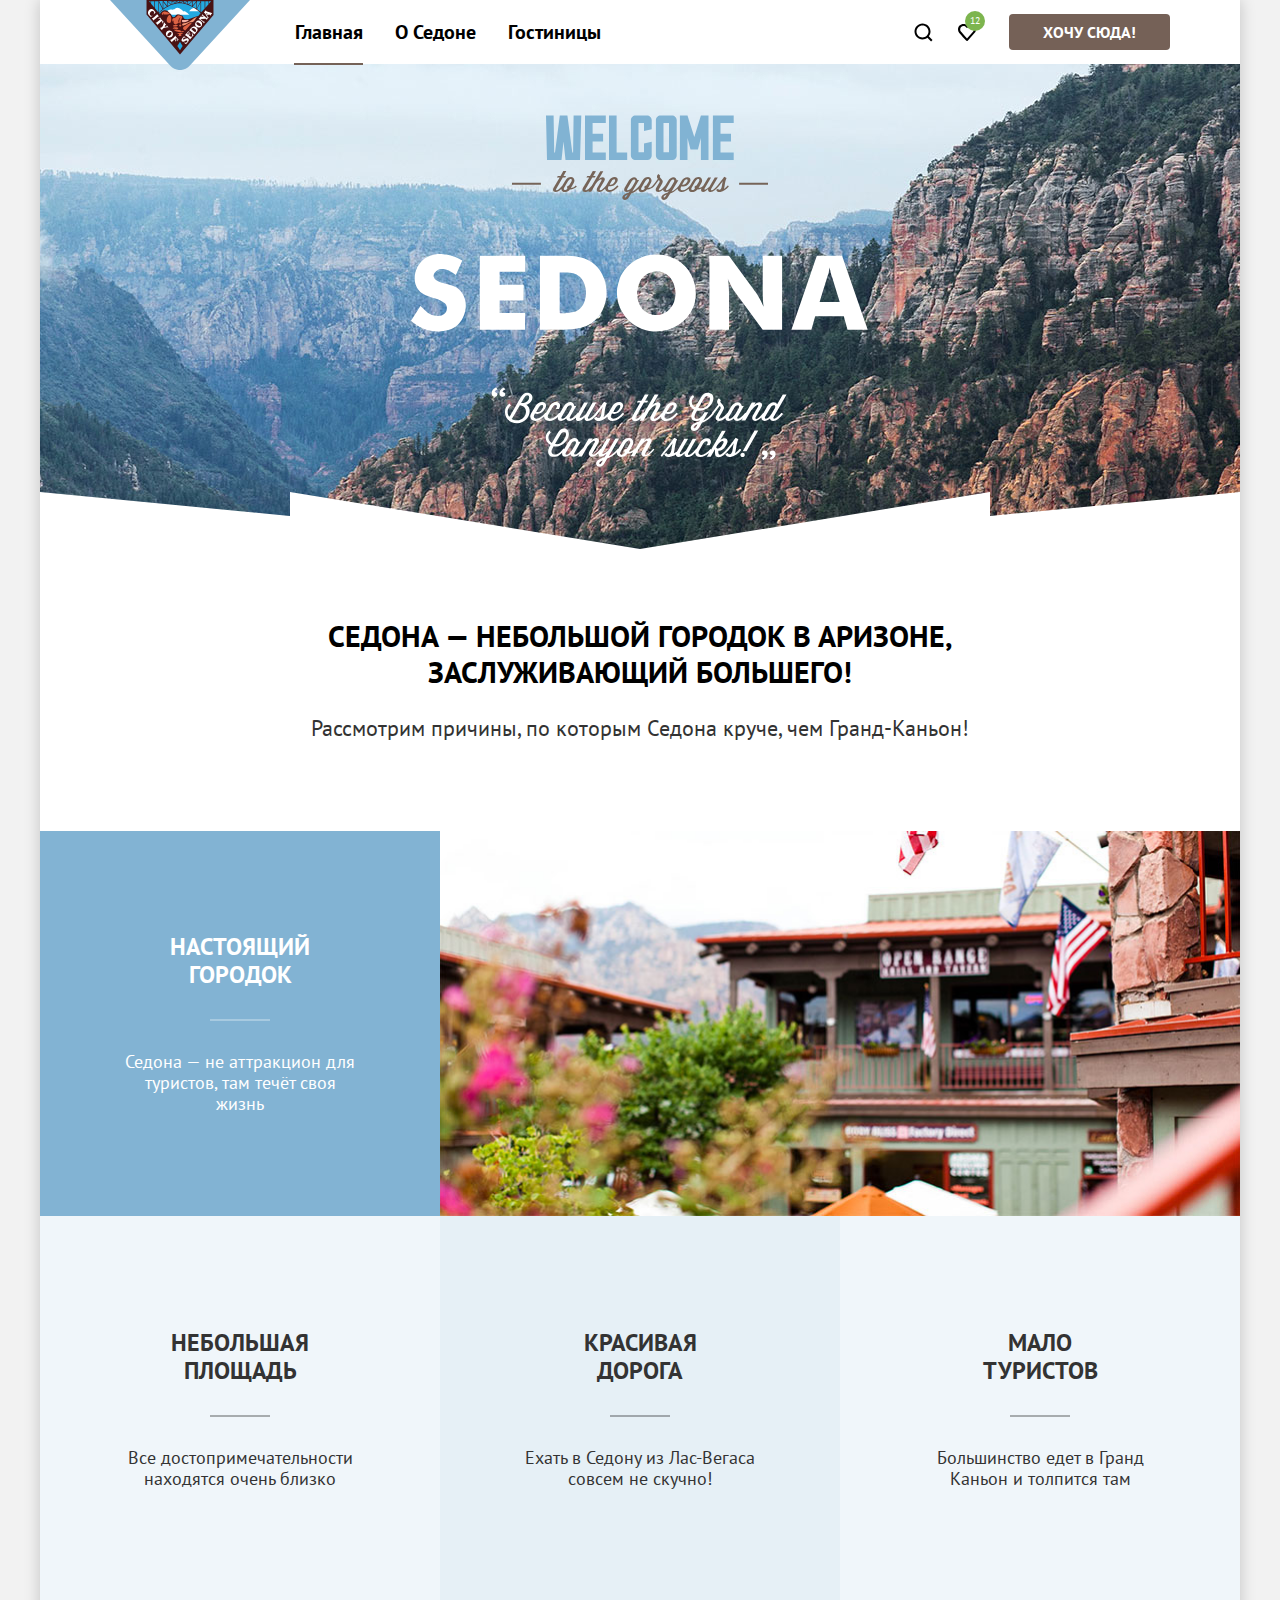
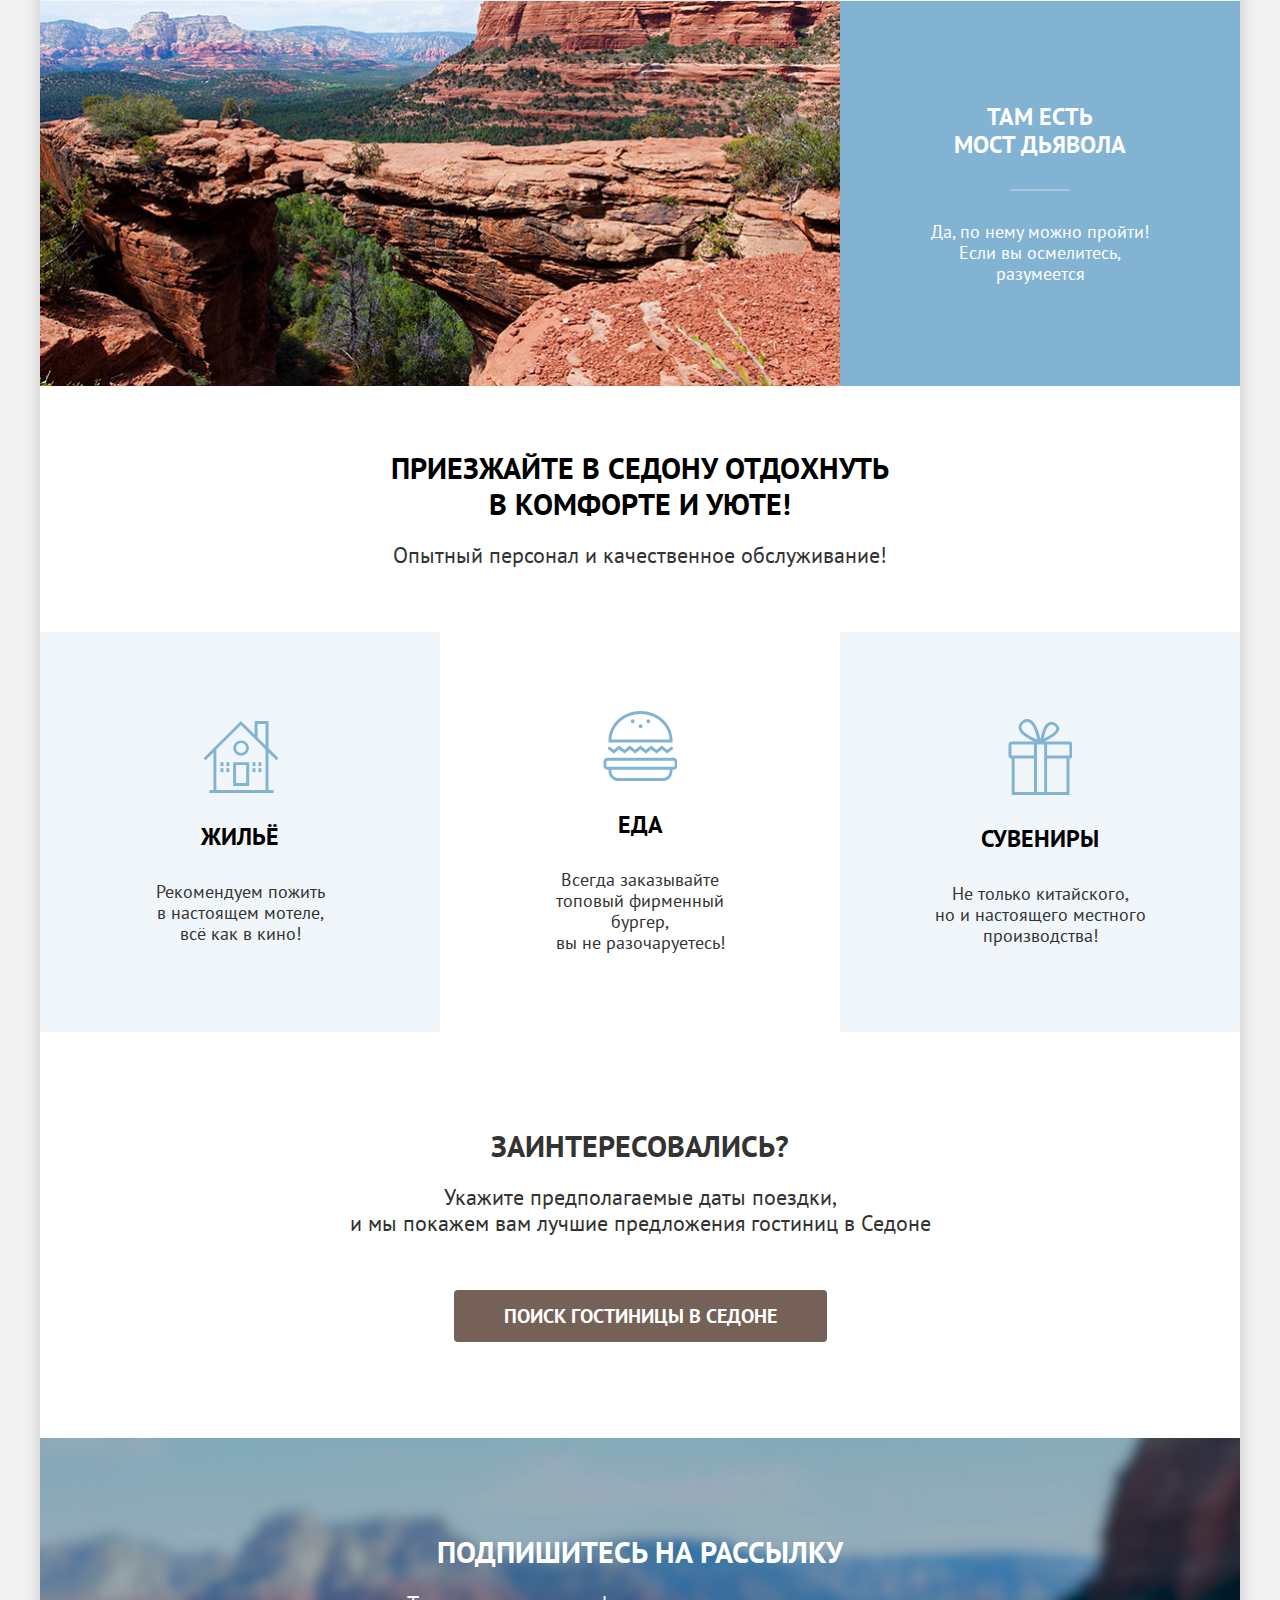
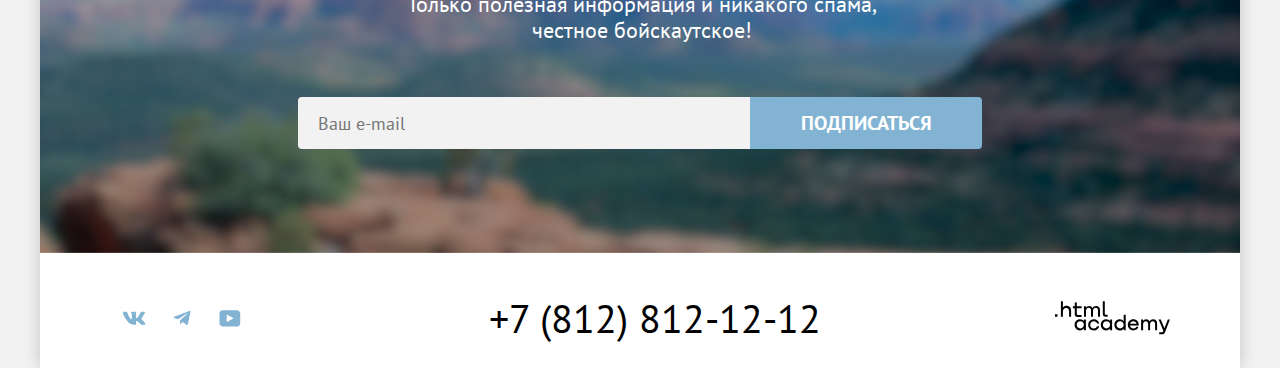
<file: index.html>
<!DOCTYPE html>
<html lang="ru">

  <head>
    <meta charset="UTF-8" />
    <meta http-equiv="X-UA-Compatible" content="IE=edge" />
    <meta name="viewport" content="width=device-width, initial-scale=1.0" />
    <title>Седона</title>
    <link rel="stylesheet" href="styles/styles.css" />
    <link rel="icon" href="favicon.ico">
    <link rel="icon" type="image/png" href="images/favicon.png">
  </head>

  <body>
    <!-- Header -->
    <div class="page-container">
      <header class="page-header">
        <a class="header-logo" href="index.html">
          <img src="images/header/logo.svg" width="140" height="70" alt="Логотип Седона" />
        </a>

        <!-- Page-navigation -->

        <nav class="page-navigation">
          <ul class="page-navigation-list list-none">
            <li class="page-navigation-item page-navigation-link-now">
              <a class="page-navigation-link">Главная</a>
            </li>
            <li class="page-navigation-item">
              <a class="page-navigation-link" href="#">О Седоне</a>
            </li>
            <li class="page-navigation-item">
              <a class="page-navigation-link" href="catolog.html">Гостиницы</a>
            </li>
          </ul>
        </nav>

        <!-- User-navigation -->

        <nav class="user-navigation">
          <ul class="user-navigation-list list-none">
            <li class="user-navigation-item">
              <a class="user-navigation-link" href="#">
                <svg xmlns="http://www.w3.org/2000/svg" width="19" height="19" viewBox="0 0 19 19" fill="none">
                  <path
                    d="M18.5 17.0083L14.8 13.3287C15.8 12.0359 16.5 10.3453 16.5 8.4558C16.5 4.08011 12.9 0.5 8.5 0.5C4.1 0.5 0.5 4.17956 0.5 8.55525C0.5 12.9309 4.1 16.511 8.5 16.511C10.3 16.511 12 15.9144 13.4 14.8204L17.1 18.5L18.5 17.0083ZM8.5 14.5221C5.2 14.5221 2.5 11.837 2.5 8.55525C2.5 5.27348 5.2 2.5884 8.5 2.5884C11.8 2.5884 14.5 5.27348 14.5 8.55525C14.5 11.837 11.8 14.5221 8.5 14.5221Z"
                    fill="black" />
                </svg>
                <span class="visually-hidden">Поиск</span>
              </a>
            </li>
            <li class="user-navigation-item">
              <a class="user-navigation-link numder-favorite" href="#">
                <svg xmlns="http://www.w3.org/2000/svg" width="18" height="17" viewBox="0 0 18 17" fill="none">
                  <path
                    d="M8.9 17C8.6 17 8.3 16.9 8.1 16.6C2.7 10.5 1.4 9.1 1.1 8.7C0.4 7.8 0 6.6 0 5.4C0 2.4 2.4 0 5.5 0C6.8 0 8 0.5 9 1.3C10 0.5 11.3 0 12.5 0C15.5 0 18 2.4 18 5.4C18 6.7 17.5 7.9 16.7 8.8L9.7 16.7C9.5 16.9 9.3 17 8.9 17ZM2.9 7.5C3.2 7.9 6.4 11.5 9 14.4L15.2 7.4C15.7 6.9 15.9 6.2 15.9 5.4C15.9 3.6 14.4 2.1 12.6 2.1C11.6 2.1 10.6 2.6 9.9 3.4C9.6 3.7 9.3 3.8 9 3.8C8.7 3.8 8.4 3.6 8.2 3.4C7.5 2.6 6.5 2.1 5.5 2.1C3.7 2.1 2.2 3.6 2.2 5.4C2.1 6.3 2.5 7 2.9 7.5C2.8 7.5 2.8 7.5 2.9 7.5Z"
                    fill="black" />
                </svg>
                <span class="visually-hidden">Избранное</span>
                <span class="notification-badge "></span>
              </a>
            </li>
            <li class="user-navigation-item">
              <a class="popup" href="#"> Хочу сюда! </a>
            </li>
          </ul>
        </nav>
      </header>

      <!-- Main -->

      <main class="main-index">
        <!--Sedona-welcome-->

        <section class="sedona-welcome">
          <h1 class="visually-hidden">
            Добро пожаловать в великолепную седону
          </h1>

          <img class="sedona-welcome-img" src="images/index/hero/welcome.svg"
            alt="Добро пожаловать в великолепную седону" />

        </section>

        <!--About-sedona-->

        <section class="about-sedona">
          <h2 class="about-sedona-title">
            Седона — небольшой городок в Аризоне,<br />
            заслуживающий большего!
          </h2>
          <p class="about-sedona-subtitle">
            Рассмотрим причины, по которым Седона круче, чем Гранд-Каньон!
          </p>
        </section>

        <!--Benefit-->

        <section class="benefit">
          <h2 class="visually-hidden">Приемущества</h2>
          <ul class="benefit-list list-none">
            <li class="benefit-item">
              <div class="conteiner-benefit-item">
                <h3 class="benefit-title decoration-light">
                  Настоящий<br />
                  городок
                </h3>
                <p class="benefit-subtitle">
                  Седона — не аттракцион для<br />
                  туристов, там течёт своя<br />
                  жизнь
                </p>
              </div>
              <div class="conteiner-benefit-img">
                <img class="benefit-img" src="images/index/sedona/city.jpg" width="800" height="385" alt="Вид города" />
              </div>
            </li>
            <li class="benefit-item">
              <div class="conteiner-benefit-item">
                <h3 class="benefit-title">
                  Небольшая<br />
                  площадь
                </h3>
                <p class="benefit-subtitle">
                  Все достопримечательности<br />
                  находятся очень близко
                </p>
              </div>
            </li>
            <li class="benefit-item">
              <div class="conteiner-benefit-item">
                <h3 class="benefit-title">
                  Красивая<br />
                  дорога
                </h3>
                <p class="benefit-subtitle">
                  Ехать в Седону из Лас-Вегаса совсем не скучно!
                </p>
              </div>
            </li>
            <li class="benefit-item">
              <div class="conteiner-benefit-item">
                <h3 class="benefit-title">
                  Мало<br />
                  туристов
                </h3>
                <p class="benefit-subtitle">
                  Большинство едет в Гранд<br />
                  Каньон и толпится там
                </p>
              </div>
            </li>
            <li class="benefit-item">
              <div class="conteiner-benefit-img">
                <img class="benefit-img" src="images/index/sedona/career.jpg" width="800" height="385"
                  alt="Мост дьявола" />
              </div>
              <div class="conteiner-benefit-item">
                <h3 class="benefit-title decoration-light">
                  Там есть<br />
                  мост дьявола
                </h3>
                <p class="benefit-subtitle">
                  Да, по нему можно пройти!<br />
                  Если вы осмелитесь,<br />
                  разумеется
                </p>
              </div>
            </li>
          </ul>
        </section>

        <!--go-to-sedona-->

        <section class="go-to-sedona">
          <h2 class="go-to-sedona-title">
            Приезжайте в Седону отдохнуть<br />
            в комфорте и уюте!
          </h2>
          <p class="go-to-sedona-subtitle">
            Опытный персонал и качественное обслуживание!
          </p>
        </section>

        <!--Services-->

        <section class="services">
          <h2 class="visually-hidden">Услуги</h2>
          <ul class="services-list list-none">
            <li class="services-item">
             <div class="services-item-backgroung-home">
             </div>

              <h3 class="services-title">Жильё</h3>
              <p class="services-subtitle">
                Рекомендуем пожить<br />
                в настоящем мотеле,<br />
                всё как в кино!
              </p>

            </li>
            <li class="services-item">
              <div class="services-item-backgroung-eat">

              </div>

              <h3 class="services-title">Еда</h3>
              <p class="services-subtitle">
                Всегда заказывайте<br />
                топовый фирменный бургер,<br />
                вы не разочаруетесь!
              </p>

            </li>
            <li class="services-item">
              <div class="services-item-backgroung-gift">
              </div>

              <h3 class="services-title">Сувениры</h3>
              <p class="services-subtitle">
                Не только китайского,<br />
                но и настоящего местного<br />
                производства!
              </p>

            </li>
          </ul>
        </section>

        <!--Trip-date-sedona-->

        <section class="trip-date-sedona">
          <div class="trip-date-sedona-conteiner">
            <h2 class="trip-date-sedona-title">Заинтересовались?</h2>
            <p class="trip-date-sedona-subtitle">
              Укажите предполагаемые даты поездки,<br />
              и мы покажем вам лучшие предложения гостиниц в Седоне
            </p>
          </div>
          <a class="trip-date-sedona-link popup" href="#">
            Поиск гостиницы в седоне
          </a>
        </section>

        <!--Subscribe-->

        <section class="subscribe">
          <h2 class="subscribe-title">Подпишитесь на рассылку</h2>
          <p class="subscribe-subtitle">
            Только полезная информация и никакого спама,<br />
            честное бойскаутское!
          </p>
          <form class="subscribe-form" action="https://echo.htmlacademy.ru" method="post">
            <label  for="subscribe-form-user"></label>
            <input  aria-label="Майл для подписки на рассылку" class="subscribe-form-text" type="email" id="subscribe-form-user" name="user-email"
              placeholder="Ваш e-mail" required />
            <button class="subscribe-form-button" type="submit">
              Подписаться
            </button>
          </form>
        </section>
      </main>

      <!-- Footer -->

      <footer class="page-footer">
        <section class="page-footer-social">
          <h2 class="visually-hidden">Социальные сети</h2>
          <ul class="page-footer-social-list list-none">
            <li class="page-footer-social-item">
              <a class="page-footer-social-link" href="https://vk.com/htmlacademy">
                <h3 class="visually-hidden">ВКонтакте</h3>
                <svg xmlns="http://www.w3.org/2000/svg" width="24" height="14" viewBox="0 0 25 15" fill="none">
                  <path fill-rule="evenodd" clip-rule="evenodd"
                    d="M24.1164 1.80445C24.2824 1.25845 24.1164 0.856445 23.3214 0.856445H20.6964C20.0284 0.856445 19.7204 1.20345 19.5534 1.58645C19.5534 1.58645 18.2184 4.78245 16.3274 6.85845C15.7154 7.46045 15.4374 7.65145 15.1034 7.65145C14.9364 7.65145 14.6854 7.46045 14.6854 6.91345V1.80445C14.6854 1.14845 14.5014 0.856445 13.9454 0.856445H9.81738C9.40038 0.856445 9.14938 1.16045 9.14938 1.44945C9.14938 2.07045 10.0954 2.21445 10.1924 3.96245V7.76045C10.1924 8.59345 10.0394 8.74444 9.70538 8.74444C8.81538 8.74444 6.65038 5.53345 5.36538 1.85945C5.11638 1.14445 4.86438 0.856445 4.19338 0.856445H1.56638C0.816382 0.856445 0.666382 1.20345 0.666382 1.58645C0.666382 2.26845 1.55638 5.65645 4.81138 10.1374C6.98138 13.1974 10.0364 14.8564 12.8194 14.8564C14.4884 14.8564 14.6944 14.4884 14.6944 13.8534V11.5404C14.6944 10.8034 14.8524 10.6564 15.3814 10.6564C15.7714 10.6564 16.4384 10.8484 17.9964 12.3234C19.7764 14.0724 20.0694 14.8564 21.0714 14.8564H23.6964C24.4464 14.8564 24.8224 14.4884 24.6064 13.7604C24.3684 13.0364 23.5184 11.9854 22.3914 10.7384C21.7794 10.0284 20.8614 9.26345 20.5824 8.88045C20.1934 8.38945 20.3044 8.17044 20.5824 7.73345C20.5824 7.73345 23.7824 3.30745 24.1154 1.80445H24.1164Z"
                    fill="#83B3D3" />
                </svg>
              </a>
            </li>

            <li class="page-footer-social-item">
              <a class="page-footer-social-link" href="https://te.me/htmlacademy">
                <h3 class="visually-hidden">Телеграм</h3>
                <svg xmlns="http://www.w3.org/2000/svg" width="18" height="15.1" viewBox="0 0 18 16" fill="none">
                  <path
                    d="M16.785 0.955705L0.840489 7.1042C-0.247661 7.54126 -0.241365 8.14828 0.640845 8.41897L4.73445 9.69597L14.2058 3.72014C14.6537 3.44766 15.0629 3.59424 14.7265 3.89281L7.05283 10.8183H7.05103L7.05283 10.8192L6.77045 15.0387C7.18413 15.0387 7.36669 14.8489 7.59871 14.625L9.58705 12.6915L13.7229 15.7464C14.4855 16.1664 15.0332 15.9506 15.2229 15.0405L17.9379 2.2453C18.2158 1.13107 17.5126 0.626562 16.785 0.955705Z"
                    fill="#83B3D3" />
                </svg>
              </a>
            </li>

            <li class="page-footer-social-item">
              <a class="page-footer-social-link" href="https://www.youtube.com/user/htmlacademyru">
                <h3 class="visually-hidden">Ютюб</h3>
                <svg xmlns="http://www.w3.org/2000/svg" width="22" height="17" viewBox="0 0 23 18" fill="none">
                  <path
                    d="M18.9402 0.356445H3.50738C1.64668 0.356445 0.333252 1.9502 0.333252 3.75645V13.8502C0.333252 15.7627 1.64668 17.3564 3.50738 17.3564H19.1591C20.8009 17.3564 22.3333 15.7627 22.3333 13.9564V3.75645C22.1143 1.9502 20.8009 0.356445 18.9402 0.356445ZM7.99494 12.8939V4.81894L15.3283 8.85645L7.99494 12.8939Z"
                    fill="#83B3D3" />
                </svg>
              </a>
            </li>
          </ul>
        </section>
        <section class="page-footer-phone">
          <h2 class="visually-hidden">Телефон</h2>
          <a class="page-footer-phone-link" href="tel:+78128121212">+7 (812) 812-12-12</a>
        </section>
        <section class="page-footer-academy">
          <h2 class="visually-hidden">html academy</h2>
          <a class="page-footer-academy-link" href="https://htmlacademy.ru">
            <svg xmlns="http://www.w3.org/2000/svg" width="115" height="34" viewBox="0 0 115 34" fill="none">
              <path fill="#000"
                d="M0 13.26v2.6h2.5v-2.6H0ZM11.6 4.86c-1.6 0-2.8.7-3.6 1.7h-.1V.36h-2v15.5h2v-5.3c0-2.1 1.3-3.6 3.3-3.6 1.8 0 2.9 1.4 2.9 3.2v5.7h2v-6.1c.1-3-1.8-4.9-4.5-4.9ZM26.6 5.16h-4.8v-3.7h-2v3.8h-1.9v2h1.9v6c0 1.7 1 2.7 2.7 2.7h4.1v-2h-3.7c-.7 0-1.1-.4-1.1-1.1v-5.7h4.8v-2ZM41.1 4.96c-1.6 0-2.9.8-3.5 2.1h-.1c-.6-1.2-1.8-2.1-3.4-2.1-1.4 0-2.5.8-3.1 1.8h-.1v-1.6H29v10.6h2v-5.4c0-2 1-3.5 2.6-3.5 1.5 0 2.4 1 2.4 2.6v6.3h2v-5.6c0-2.4 1.4-3.3 2.6-3.3 1.5 0 2.4 1 2.4 2.6v6.3h2v-6.5c.1-2.5-1.4-4.3-3.9-4.3ZM47.8 13.06c0 1.7 1 2.7 2.8 2.7h2v-2h-1.7c-.7 0-1.1-.4-1.1-1.1V.36h-2v12.7ZM28.9 20.06c-.9-1.1-2.2-1.8-3.9-1.8-3.1 0-5.4 2.3-5.4 5.6s2.3 5.6 5.4 5.6c1.8 0 3-.8 3.8-1.9h.1v1.6h2v-10.6h-2v1.5Zm-3.6 7.4c-2.2 0-3.6-1.6-3.6-3.6s1.4-3.6 3.6-3.6 3.6 1.6 3.6 3.6c0 1.9-1.4 3.6-3.6 3.6ZM44.2 22.36c-.5-2.4-2.6-4.1-5.4-4.1a5.4 5.4 0 0 0-5.6 5.6c0 3.1 2.2 5.6 5.6 5.6 2.8 0 4.9-1.8 5.4-4.2h-2.1a3.4 3.4 0 0 1-3.3 2.3c-2.2 0-3.6-1.6-3.6-3.6s1.4-3.6 3.6-3.6c1.6 0 2.8 1 3.3 2.2h2.1v-.2ZM55.1 20.06c-.9-1.1-2.2-1.8-3.9-1.8-3.1 0-5.4 2.3-5.4 5.6s2.3 5.6 5.4 5.6c1.8 0 3-.8 3.8-1.9h.1v1.6h2v-10.6h-2v1.5Zm-3.6 7.4c-2.2 0-3.6-1.6-3.6-3.6s1.4-3.6 3.6-3.6 3.6 1.6 3.6 3.6c0 1.9-1.5 3.6-3.6 3.6ZM68.7 20.16c-.9-1.1-2.2-1.9-3.9-1.9-3.1 0-5.4 2.3-5.4 5.6s2.2 5.6 5.4 5.6c1.7 0 3-.8 3.8-1.8h.1v1.5h2v-15.4h-2v6.4Zm-3.6 7.3c-2.2 0-3.6-1.6-3.6-3.6s1.4-3.6 3.6-3.6 3.6 1.6 3.6 3.6c-.1 2-1.5 3.6-3.6 3.6ZM78.3 18.26c-3.3 0-5.5 2.5-5.5 5.6 0 3 2.1 5.6 5.5 5.6 2.5 0 4.5-1.3 5.2-3.6h-2.1c-.5 1-1.6 1.6-3 1.6-1.9 0-3.3-1.3-3.4-2.9h8.8c.2-3.6-2-6.3-5.5-6.3Zm0 1.9c1.7 0 3 1 3.3 2.6h-6.5c.3-1.5 1.5-2.6 3.2-2.6ZM98.2 18.26c-1.6 0-2.9.8-3.6 2h-.1c-.6-1.2-1.8-2-3.4-2-1.4 0-2.5.7-3.1 1.8v-1.5h-1.9v10.6h2v-5.4c0-2 1-3.4 2.6-3.5 1.5 0 2.4 1 2.4 2.6v6.3h2v-5.6c0-2.4 1.4-3.3 2.6-3.3 1.5 0 2.4 1 2.4 2.6v6.3h2v-6.5c.1-2.6-1.4-4.4-3.9-4.4ZM109.4 27.36l-3.6-8.9h-2.2l4.8 11.6c-.3.9-.7 1.2-1.7 1.2h-2.5v2h2.5c1.8 0 2.8-.8 3.5-2.6l4.7-12.2h-2.1l-3.4 8.9Z">
              </path>
            </svg>
          </a>
        </section>
      </footer>
    </div>
    <section class="modal-container close-modal">
      <div class="modal modal-serch">
        <div class="modal-content">
          <h2 class="modal-title">Поиск гостиницы в Седоне</h2>
          <button class="modal-close-button">
            <svg xmlns="http://www.w3.org/2000/svg" width="15" height="15" viewBox="0 0 15 15" fill="none">
              <path
                d="M14.4905 1.78288L13.1982 0.49057L7.49048 6.19826L1.78279 0.49057L0.490479 1.78288L6.19817 7.49057L0.490479 13.1983L1.78279 14.4906L7.49048 8.78288L13.1982 14.4906L14.4905 13.1983L8.78279 7.49057L14.4905 1.78288Z"
                fill="black" />
            </svg>
            <span class="visually-hidden">Закрыть</span>
          </button>
          <div class="modal-form-wrapper">
            <fieldset class="visit-date-options">
              <legend class="visually-hidden">Выбор даты заезда-выезда.</legend>
              <div class="arrival-date-form date-form">
                <div class="model-date-title">Дата Заезда:</div>
                <div class="modal-serch-date">
                  <input class="field date-field" type="text" name="arrival-date" aria-label="Укажите дату заезда" value="27 апреля 2020"
                    placeholder="Укажите дату" />
                  <svg xmlns="http://www.w3.org/2000/svg" width="16" height="15" viewBox="0 0 16 15" fill="none">
                    <path
                      d="M5.75 10C6.05 10 6.25 9.8 6.25 9.5C6.25 9.2 6.05 9 5.75 9C5.45 9 5.25 9.2 5.25 9.5C5.25 9.8 5.45 10 5.75 10Z"
                      fill="black" />
                    <path
                      d="M15 2H13V0H12V2H4V0H3V2H1C0.4 2 0 2.4 0 3V14C0 14.5 0.4 15 1 15H15C15.5 15 16 14.5 16 14V3C16 2.4 15.5 2 15 2ZM15 14H1V7H15V14ZM1 6V3H3V5H4V3H12V5H13V3H15V6H1Z"
                      fill="black" />
                    <path d="M8 10C8.3 10 8.5 9.8 8.5 9.5C8.5 9.2 8.3 9 8 9C7.7 9 7.5 9.2 7.5 9.5C7.5 9.8 7.7 10 8 10Z"
                      fill="black" />
                    <path
                      d="M10.25 10C10.55 10 10.75 9.8 10.75 9.5C10.75 9.2 10.55 9 10.25 9C9.95 9 9.75 9.2 9.75 9.5C9.75 9.8 9.95 10 10.25 10Z"
                      fill="black" />
                    <path
                      d="M5.75 11C5.45 11 5.25 11.2 5.25 11.5C5.25 11.8 5.45 12 5.75 12C6.05 12 6.25 11.8 6.25 11.5C6.25 11.2 6.05 11 5.75 11Z"
                      fill="black" />
                    <path d="M3.5 10C3.8 10 4 9.8 4 9.5C4 9.2 3.8 9 3.5 9C3.2 9 3 9.2 3 9.5C3 9.8 3.2 10 3.5 10Z"
                      fill="black" />
                    <path
                      d="M3.5 11C3.2 11 3 11.2 3 11.5C3 11.8 3.2 12 3.5 12C3.8 12 4 11.8 4 11.5C4 11.2 3.8 11 3.5 11Z"
                      fill="black" />
                    <path
                      d="M8 11C7.7 11 7.5 11.2 7.5 11.5C7.5 11.8 7.7 12 8 12C8.3 12 8.5 11.8 8.5 11.5C8.5 11.2 8.3 11 8 11Z"
                      fill="black" />
                    <path
                      d="M10.25 11C9.95 11 9.75 11.2 9.75 11.5C9.75 11.8 9.95 12 10.25 12C10.55 12 10.75 11.8 10.75 11.5C10.75 11.2 10.55 11 10.25 11Z"
                      fill="black" />
                    <path
                      d="M12.5 10C12.8 10 13 9.8 13 9.5C13 9.2 12.8 9 12.5 9C12.2 9 12 9.2 12 9.5C12 9.8 12.2 10 12.5 10Z"
                      fill="black" />
                    <path
                      d="M12.5 11C12.2 11 12 11.2 12 11.5C12 11.8 12.2 12 12.5 12C12.8 12 13 11.8 13 11.5C13 11.2 12.8 11 12.5 11Z"
                      fill="black" />
                  </svg>
                  <span class="date-form-sub">Мы не можем отправить вас в прошлое.</span>
                </div>
              </div>

              <div class="leave-date date-form">

                <div class="model-date-title">
                  Дата Выезда:
                </div>
                <div class="modal-serch-date">
                  <input class="field date-field" type="text" name="leave-date" aria-label="Укажите дату выезда" value="1 сентября 2023"
                    placeholder="Укажите дату" />
                  <svg xmlns="http://www.w3.org/2000/svg" width="16" height="15" viewBox="0 0 16 15" fill="none">
                    <path
                      d="M5.75 10C6.05 10 6.25 9.8 6.25 9.5C6.25 9.2 6.05 9 5.75 9C5.45 9 5.25 9.2 5.25 9.5C5.25 9.8 5.45 10 5.75 10Z"
                      fill="black" />
                    <path
                      d="M15 2H13V0H12V2H4V0H3V2H1C0.4 2 0 2.4 0 3V14C0 14.5 0.4 15 1 15H15C15.5 15 16 14.5 16 14V3C16 2.4 15.5 2 15 2ZM15 14H1V7H15V14ZM1 6V3H3V5H4V3H12V5H13V3H15V6H1Z"
                      fill="black" />
                    <path d="M8 10C8.3 10 8.5 9.8 8.5 9.5C8.5 9.2 8.3 9 8 9C7.7 9 7.5 9.2 7.5 9.5C7.5 9.8 7.7 10 8 10Z"
                      fill="black" />
                    <path
                      d="M10.25 10C10.55 10 10.75 9.8 10.75 9.5C10.75 9.2 10.55 9 10.25 9C9.95 9 9.75 9.2 9.75 9.5C9.75 9.8 9.95 10 10.25 10Z"
                      fill="black" />
                    <path
                      d="M5.75 11C5.45 11 5.25 11.2 5.25 11.5C5.25 11.8 5.45 12 5.75 12C6.05 12 6.25 11.8 6.25 11.5C6.25 11.2 6.05 11 5.75 11Z"
                      fill="black" />
                    <path d="M3.5 10C3.8 10 4 9.8 4 9.5C4 9.2 3.8 9 3.5 9C3.2 9 3 9.2 3 9.5C3 9.8 3.2 10 3.5 10Z"
                      fill="black" />
                    <path
                      d="M3.5 11C3.2 11 3 11.2 3 11.5C3 11.8 3.2 12 3.5 12C3.8 12 4 11.8 4 11.5C4 11.2 3.8 11 3.5 11Z"
                      fill="black" />
                    <path
                      d="M8 11C7.7 11 7.5 11.2 7.5 11.5C7.5 11.8 7.7 12 8 12C8.3 12 8.5 11.8 8.5 11.5C8.5 11.2 8.3 11 8 11Z"
                      fill="black" />
                    <path
                      d="M10.25 11C9.95 11 9.75 11.2 9.75 11.5C9.75 11.8 9.95 12 10.25 12C10.55 12 10.75 11.8 10.75 11.5C10.75 11.2 10.55 11 10.25 11Z"
                      fill="black" />
                    <path
                      d="M12.5 10C12.8 10 13 9.8 13 9.5C13 9.2 12.8 9 12.5 9C12.2 9 12 9.2 12 9.5C12 9.8 12.2 10 12.5 10Z"
                      fill="black" />
                    <path
                      d="M12.5 11C12.2 11 12 11.2 12 11.5C12 11.8 12.2 12 12.5 12C12.8 12 13 11.8 13 11.5C13 11.2 12.8 11 12.5 11Z"
                      fill="black" />
                  </svg>
                  <span class="people-form-sub">На эти даты есть свободные номера. Пока есть.</span>
                </div>

              </div>
            </fieldset>
            <fieldset class="people-options">
              <legend class="visually-hidden">
                Количество взрослых и детей.
              </legend>
              <div class=" people-form date-form">
                <div class="model-date-title-people">Взрослые:</div>
                <div class="wrapper-people-date">
                  <div class="wrapper-number-field">
                    <button type="button" class="button-minus">
                      <svg xmlns="http://www.w3.org/2000/svg" width="14" height="2" fill="none" viewBox="0 0 14 2">
                        <path fill="#756157" fill-opacity=".3" d="M0 0v2h14V0H0Z"></path>
                      </svg>
                    </button>
                    <input class="field number-field" aria-label="Число взрослых" type="number" name="adults" value="2">
                    <button type="button" class="button-plus">
                      <svg xmlns="http://www.w3.org/2000/svg" width="14" height="14" fill="none" viewBox="0 0 14 14">
                        <path fill="#756157" fill-opacity=".3" d="M14 6H8V0H6v6H0v2h6v6h2V8h6V6Z"></path>
                      </svg>
                    </button>
                  </div>
                  <div class="children-label model-date-title-people">Дети:</div>
                  <div class="tooltip">
                    <button class="tooltip-toggle" type="button">
                      <svg xmlns="http://www.w3.org/2000/svg" width="26" height="26" viewBox="0 0 26 26" fill="none">
                        <circle cx="13" cy="13" r="13" fill="#83B3D3" />
                        <path fill-rule="evenodd" clip-rule="evenodd" d="M12 7H14V9H12V7ZM14 19H12V10H14V19Z"
                          fill="white" />
                      </svg>
                    </button>
                    <p class="tooltip-text" role="tooltip" id="tooltip-label-date"> Укажите количество детей, которые
                      будут с вами, возраст которых от 6 до 18 лет. Дети до 6 лет размещаются бесплатно.
                    </p>
                  </div>
                  <div class="wrapper-number-field">
                    <button type="button" class="button-minus">
                      <svg xmlns="http://www.w3.org/2000/svg" width="14" height="2" fill="none" viewBox="0 0 14 2">
                        <path fill="#756157" fill-opacity=".3" d="M0 0v2h14V0H0Z"></path>
                      </svg>
                    </button>
                    <input class="field number-field"  type="number"  aria-label="Число взрослых" name="adults" value="2">
                    <button type="button" class="button-plus">
                      <svg xmlns="http://www.w3.org/2000/svg" width="14" height="14" fill="none" viewBox="0 0 14 14">
                        <path fill="#756157" fill-opacity=".3" d="M14 6H8V0H6v6H0v2h6v6h2V8h6V6Z"></path>
                      </svg>
                    </button>
                  </div>
                </div>
              </div>

            </fieldset>
            <button class="btn button-search" type="submit">Найти</button>
          </div>
      </div>
    </div>

  </section>
  </body>

</html>
</file>
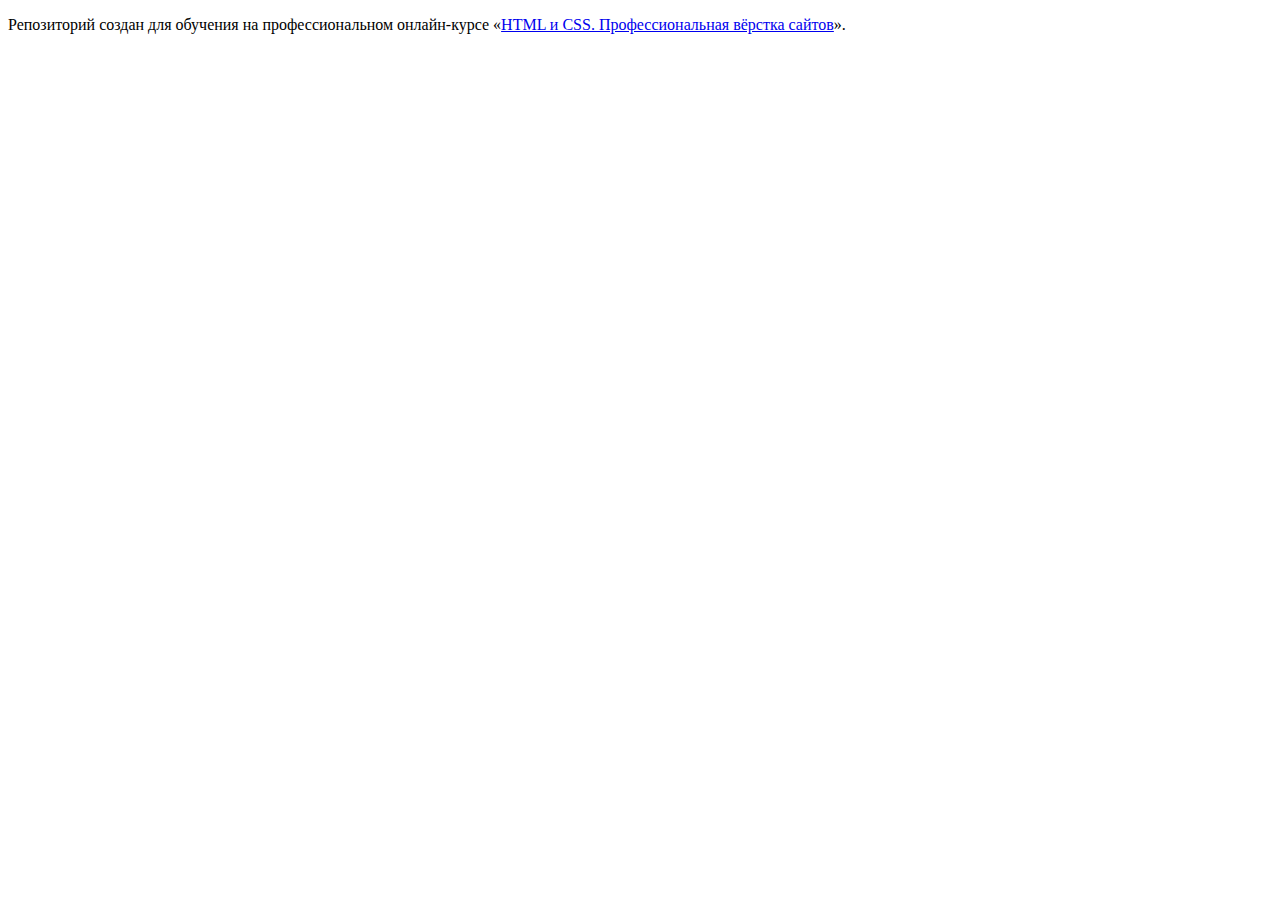
<file: 1/index.html>
<!DOCTYPE html>
<html lang="ru">
  <head>
    <meta charset="utf-8">
    <title>HTML Academy: Седона</title>
    <base href="https://htmlacademy-htmlcss.github.io/2068237-sedona-36/1/">
</head>
  <body>

    <p>Репозиторий создан для обучения на профессиональном онлайн‑курсе «<a href="https://htmlacademy.ru/intensive/htmlcss">HTML и CSS. Профессиональная вёрстка сайтов</a>».</p>

  </body>
</html>
</file>
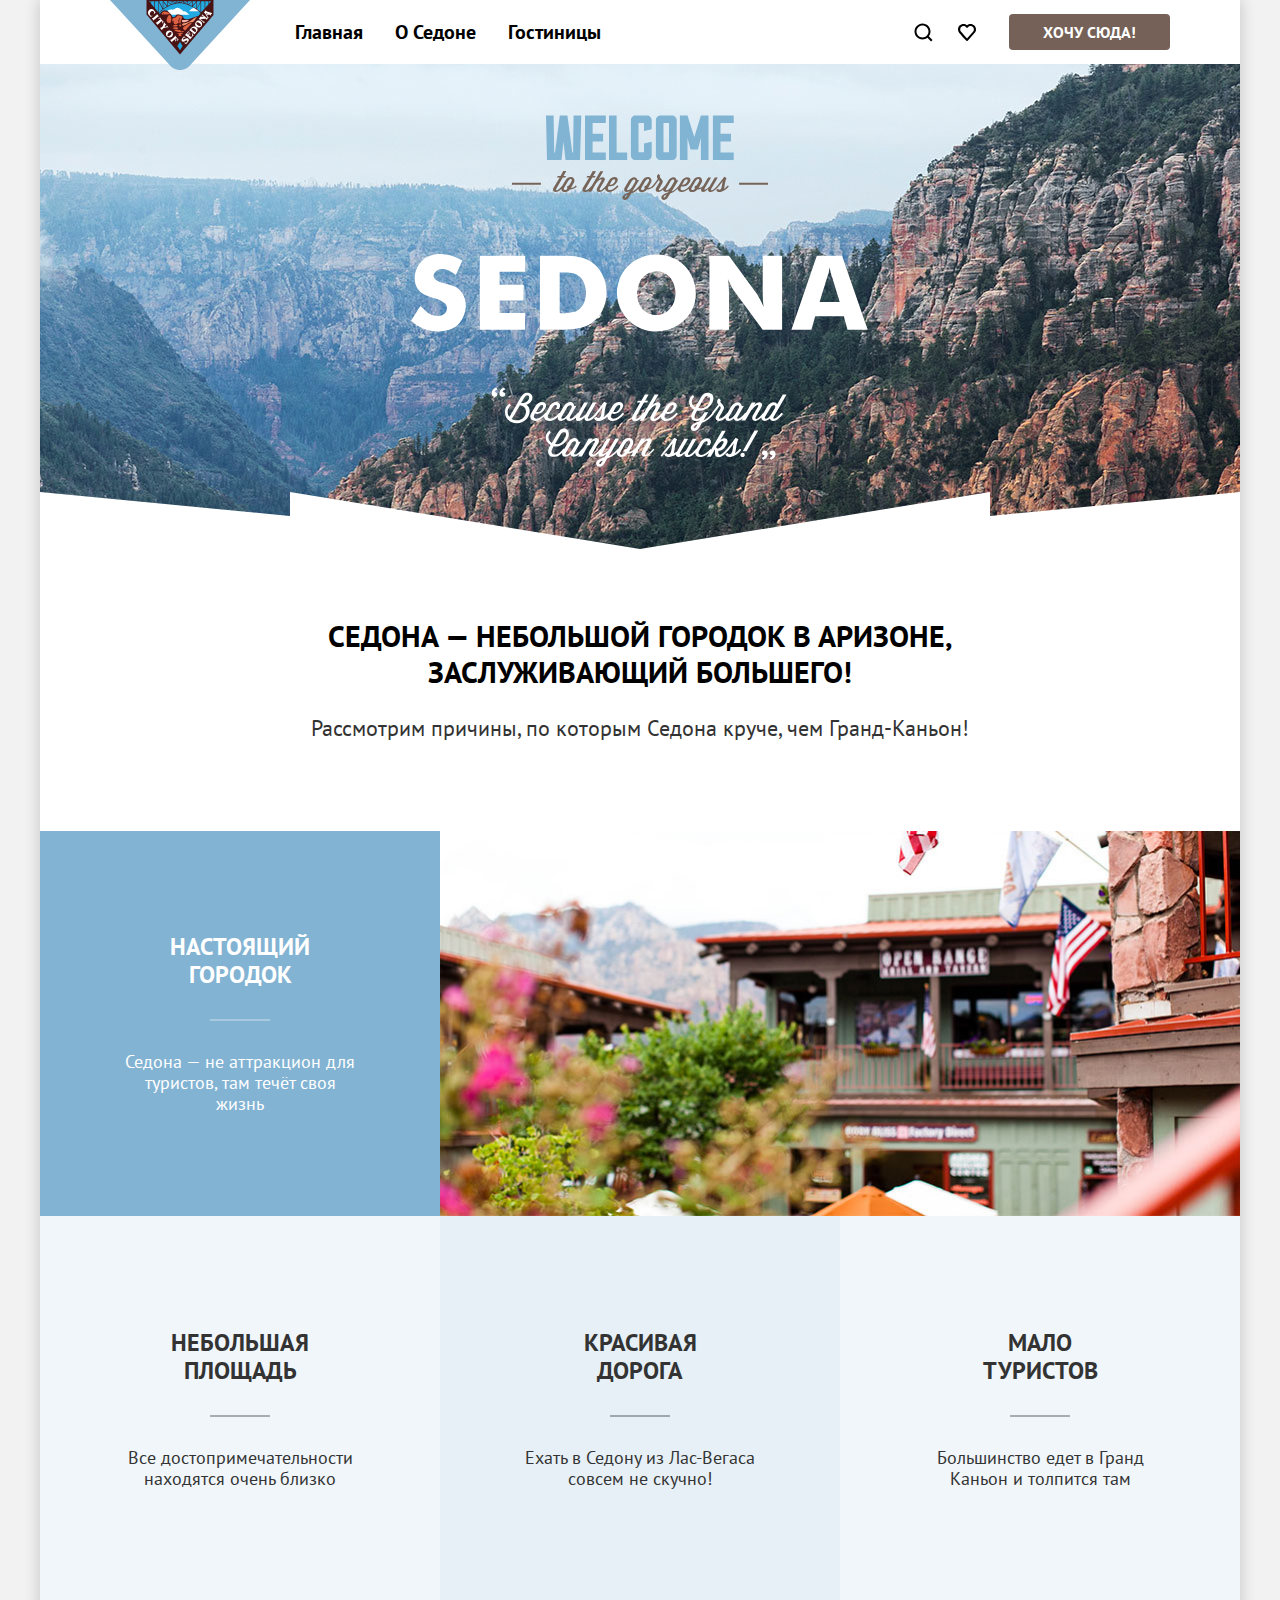
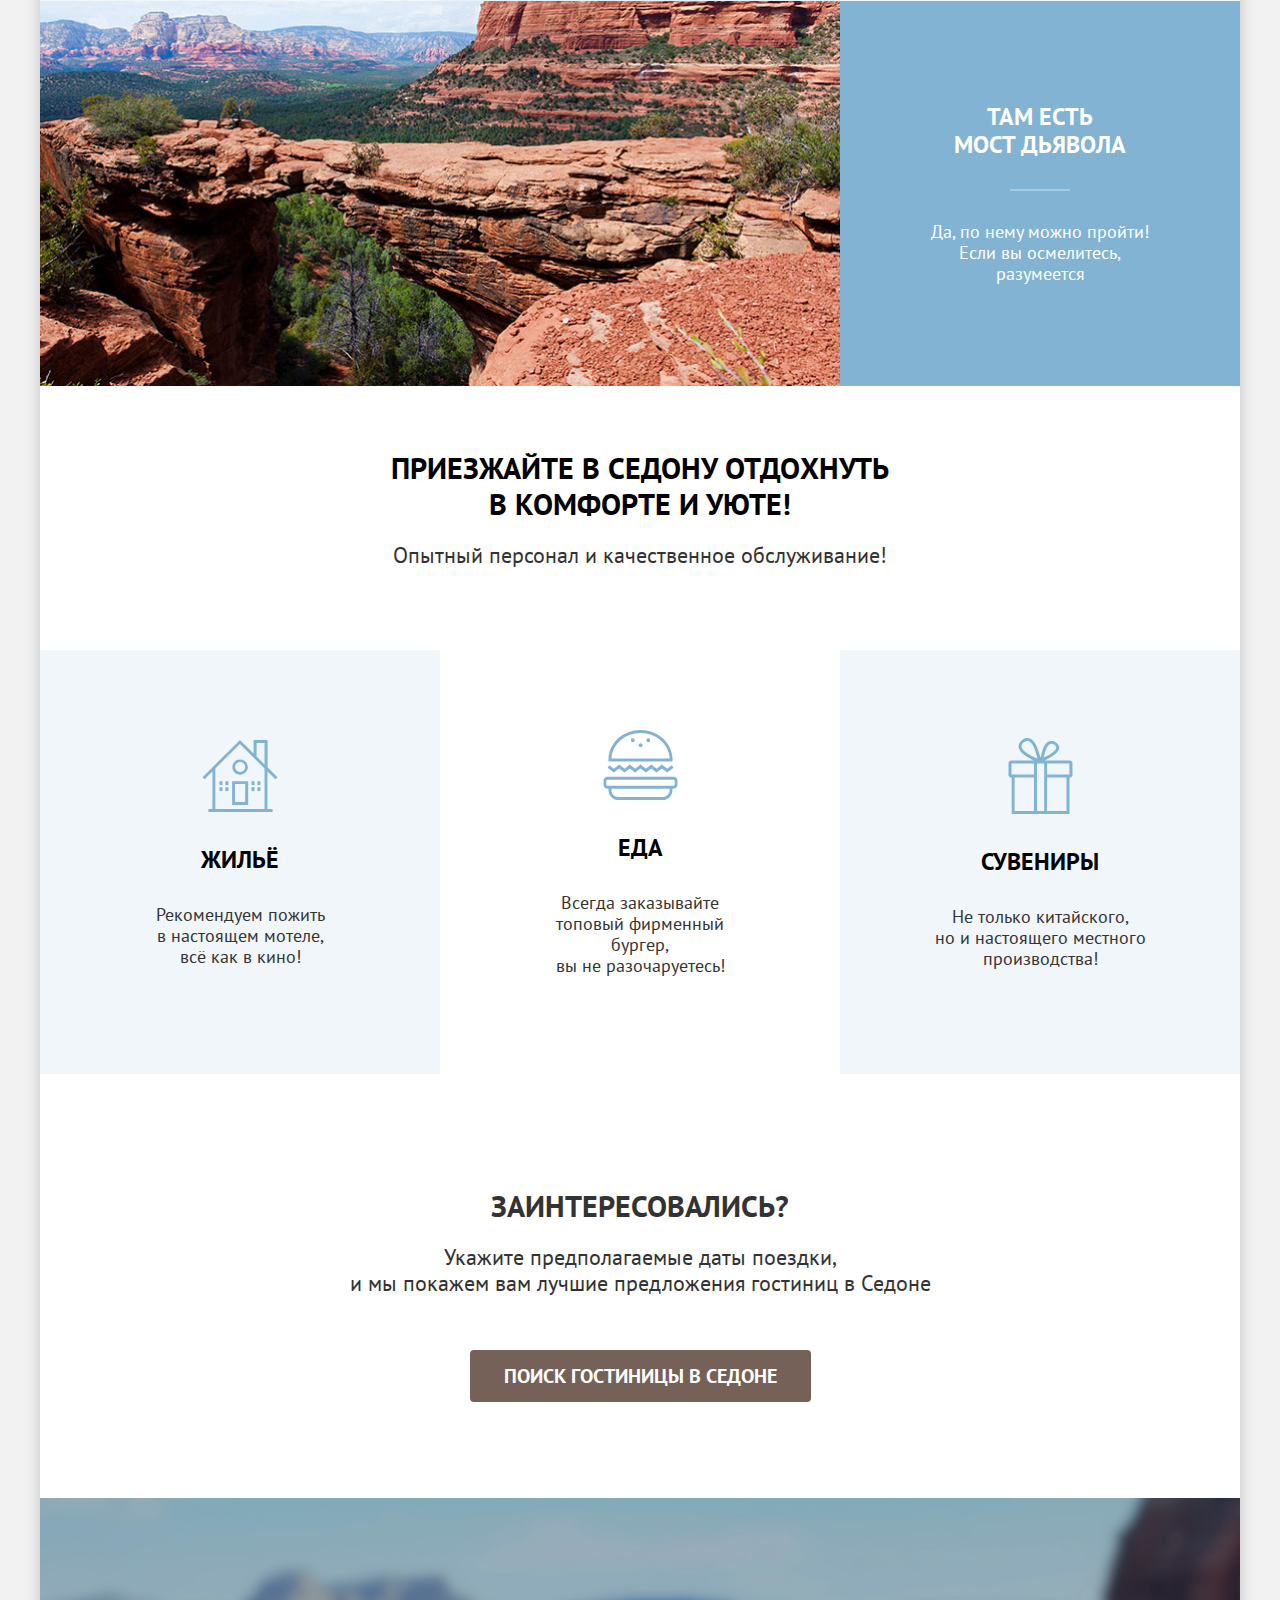
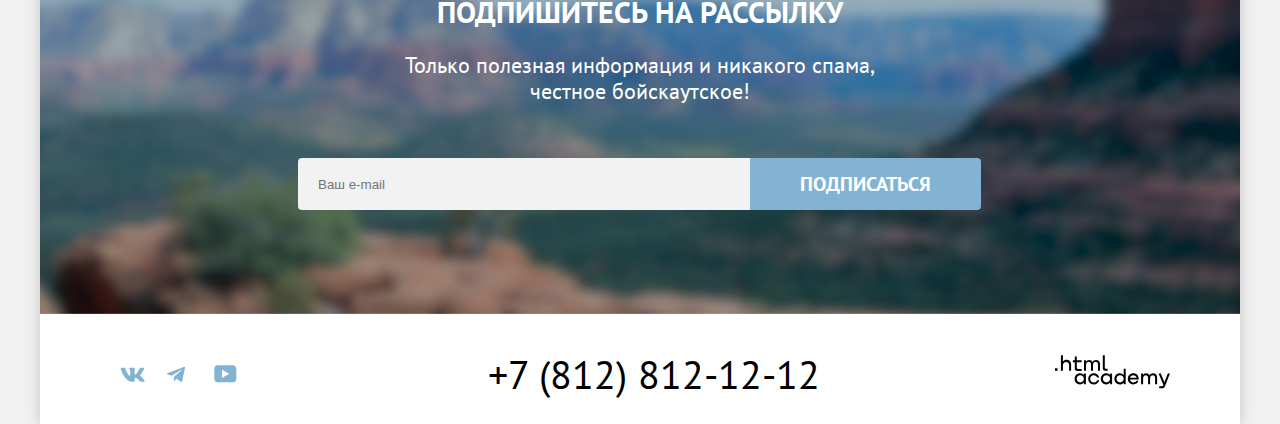
<file: 6/index.html>
<!DOCTYPE html>
<html lang="ru">

  <head>
    <meta charset="UTF-8" />
    <meta http-equiv="X-UA-Compatible" content="IE=edge" />
    <meta name="viewport" content="width=device-width, initial-scale=1.0" />
    <title>Седона</title>
    <link rel="stylesheet" href="styles/styles.css">
    <base href="https://htmlacademy-htmlcss.github.io/2068237-sedona-36/6/">
</head>

  <body>
    <!-- Header -->
    <div class="page-container">
      <header class="page-header">
        <a class="header-logo" href="index.html">
          <img src="images/header/logo.svg" width="140" height="70" alt="Логотип Седона" />
        </a>

        <!-- Page-navigation -->

        <nav class="page-navigation">
          <ul class="page-navigation-list list-none">
            <li class="page-navigation-item">
              <a class="page-navigation-link" href="index.html">Главная</a>
            </li>
            <li class="page-navigation-item">
              <a class="page-navigation-link" href="#">О Седоне</a>
            </li>
            <li class="page-navigation-item">
              <a class="page-navigation-link" href="catolog.html">Гостиницы</a>
            </li>
          </ul>
        </nav>

        <!-- User-navigation -->

        <nav class="user-navigation">
          <ul class="user-navigation-list list-none">
            <li class="user-navigation-item">
              <a class="user-navigation-link" href="#">
                <img class="user-navigation-img" src="images/header/search.svg">
                <span class="visually-hidden">Поиск</span>
              </a>
            </li>
            <li class="user-navigation-item">
              <a class="user-navigation-link" href="#">
                <img  class="user-navigation-img" src="images/header/favorite.svg">
                <span class="visually-hidden">Избранное</span>
                <span class="notification-badge visually-hidden">12</span>
              </a>
            </li>
            <li class="user-navigation-item">
              <a class="popup" href="#"> Хочу сюда! </a>
            </li>
          </ul>
        </nav>

      </header>

      <!-- Main -->

      <main class="main-index">
        <!--Sedona-welcome-->

        <section class="sedona-welcome">
          <h1 class="visually-hidden">Добро пожаловать в великолепную седону</h1>
          <div class="sedona-welcome-wrapper-img">
            <img class="sedona-welcome-img" src="images/index/hero/welcome.svg"
              alt="Добро пожаловать в великолепную седону">
          </div>



        </section>

        <!--About-sedona-->

        <section class="about-sedona">
          <h2 class="about-sedona-title">
            Седона — небольшой городок в Аризоне,<br> заслуживающий большего!
          </h2>
          <p class="about-sedona-subtitle">
            Рассмотрим причины, по которым Седона круче, чем Гранд-Каньон!
          </p>
        </section>

        <!--Benefit-->

        <section class="benefit">
          <h2 class="visually-hidden">Приемущества</h2>
          <ul class="benefit-list list-none">
            <li class="benefit-item">
              <div class="conteiner-benefit-item">
                <h3 class="benefit-title decoration-light">Настоящий<br> городок</h3>
                <p class="benefit-subtitle">
                  Седона — не аттракцион для<br> туристов, там течёт своя<br> жизнь
                </p>
              </div>
              <div class="conteiner-benefit-img">
                <img class="benefit-img" src="images/index/sedona/city.jpg" width="800" ; height="385";
                  alt="Вид города" >
              </div>
            </li>
            <li class="benefit-item">
              <div class="conteiner-benefit-item">
                <h3 class="benefit-title">Небольшая<br> площадь</h3>
                <p class="benefit-subtitle">
                  Все достопримечательности<br> находятся очень близко
                </p>
              </div>
            </li>
            <li class="benefit-item">
              <div class="conteiner-benefit-item">
                <h3 class="benefit-title">Красивая<br> дорога</h3>
                <p class="benefit-subtitle">
                  Ехать в Седону из Лас-Вегаса совсем не скучно!
                </p>
              </div>
            </li>
            <li class="benefit-item">
              <div class="conteiner-benefit-item">
                <h3 class="benefit-title">Мало<br> туристов</h3>
                <p class="benefit-subtitle">
                  Большинство едет в Гранд<br> Каньон и толпится там
                </p>
              </div>
            </li>
            <li class="benefit-item">
              <div class="conteiner-benefit-img">
                <img class="benefit-img" src="images/index/sedona/career.jpg" width="800" ; height="385";
                  alt="Мост дьявола" >
              </div>
              <div class="conteiner-benefit-item">
                <h3 class="benefit-title decoration-light">Там есть<br> мост дьявола</h3>
                <p class="benefit-subtitle">
                  Да, по нему можно пройти!<br> Если вы осмелитесь,<br> разумеется
                </p>
              </div>
            </li>
          </ul>
        </section>

        <!--go-to-sedona-->

        <section class="go-to-sedona">
          <h2 class="go-to-sedona-title">
            Приезжайте в Седону отдохнуть<br> в комфорте и уюте!
          </h2>
          <p class="go-to-sedona-subtitle">
            Опытный персонал и качественное обслуживание!
          </p>
        </section>

        <!--Services-->

        <section class="services">
          <h2 class="visually-hidden">Услуги</h2>
          <ul class="services-list list-none">
            <li class="services-item">
              <div class="container-services-img">
                <img src="images/index/servies/home.svg" alt="Домик" />
              </div>
              <div class="container-services-item">
                <h3 class="services-title">Жильё</h3>
                <p class="services-subtitle">
                  Рекомендуем пожить<br> в настоящем мотеле,<br> всё как в кино!
                </p>
              </div>
            </li>
            <li class="services-item">
              <div class="container-services-img">
                <img src="images/index/servies/food.svg" alt="Бургер" />
              </div>
              <div class="container-services-item">
                <h3 class="services-title">Еда</h3>
                <p class="services-subtitle">
                  Всегда заказывайте<br> топовый фирменный бургер,<br> вы не разочаруетесь!
                </p>
              </div>
            </li>
            <li class="services-item">
              <div class="container-services-img">
                <img src="images/index/servies/gift.svg" alt="Сувернир" />
              </div>
              <div class="container-services-item">
                <h3 class="services-title">Сувениры</h3>
                <p class="services-subtitle">
                  Не только китайского,<br> но и настоящего местного<br> производства!
                </p>
              </div>
            </li>
          </ul>
        </section>

        <!--Trip-date-sedona-->

        <section class="trip-date-sedona">
          <div class="trip-date-sedona-conteiner">
            <h2 class="trip-date-sedona-title">Заинтересовались?</h2>
            <p class="trip-date-sedona-subtitle">
              Укажите предполагаемые даты поездки,<br> и мы покажем вам лучшие
              предложения гостиниц в Седоне
            </p>
          </div>
          <a class="trip-date-sedona-link popup" href="#"> Поиск гостиницы в седоне </a>
        </section>

        <!--Subscribe-->

        <section class="subscribe">
          <h2 class="subscribe-title">Подпишитесь на рассылку</h2>
          <p class="subscribe-subtitle">
            Только полезная информация и никакого спама,<br> честное бойскаутское!
          </p>
          <form class="subscribe-form" action="https://echo.htmlacademy.ru" method="post">
            <label for="subscribe-form-user visually-hidden" for="email"></label>
              <input class="subscribe-form-text" type="email" id="subscribe-form-user" name="user-email"
                placeholder="Ваш e-mail" required />
              <button class="subscribe-form-button" type="submit">
                Подписаться
              </button>

          </form>
        </section>
      </main>

      <!-- Footer -->

      <footer class="page-footer">
        <section class="page-footer-social">
          <h2 class="visually-hidden">Социальные сети</h2>
          <ul class="page-footer-social-list list-none">
            <li class="page-footer-social-item">
              <a class="page-footer-social-link" href="https://vk.com/htmlacademy">
                <h3 class="visually-hidden">ВКонтакте</h3>
                <img src="images/footer/vk-image-link.svg">
              </a>
            </li>

            <li class="page-footer-social-item">
              <a class="page-footer-social-link" href="https://te.me/htmlacademy">
                <h3 class="visually-hidden">Телеграм</h3>
                <img src="images/footer/telegram-image-link.svg">
              </a>
            </li>

            <li class="page-footer-social-item">
              <a class="page-footer-social-link" href="https://www.youtube.com/user/htmlacademyru">
                <h3 class="visually-hidden">Ютюб</h3>
                <img src="images/footer/youtube-image-link.svg">
              </a>
            </li>
          </ul>
        </section>
        <section class="page-footer-phone">
          <h2 class="visually-hidden">Телефон</h2>
          <a class="page-footer-phone-link" href="tel:+78128121212">+7 (812) 812-12-12</a>
        </section>
        <section class="page-footer-academy">
          <h2 class="visually-hidden">html academy</h2>
          <a class="page-footer-academy-link" href="https://htmlacademy.ru">
            <img src="images/footer/html-academy.svg" alt="Логотип html academy" />
          </a>
        </section>
      </footer>
    </div>
  </body>

</html>
</file>
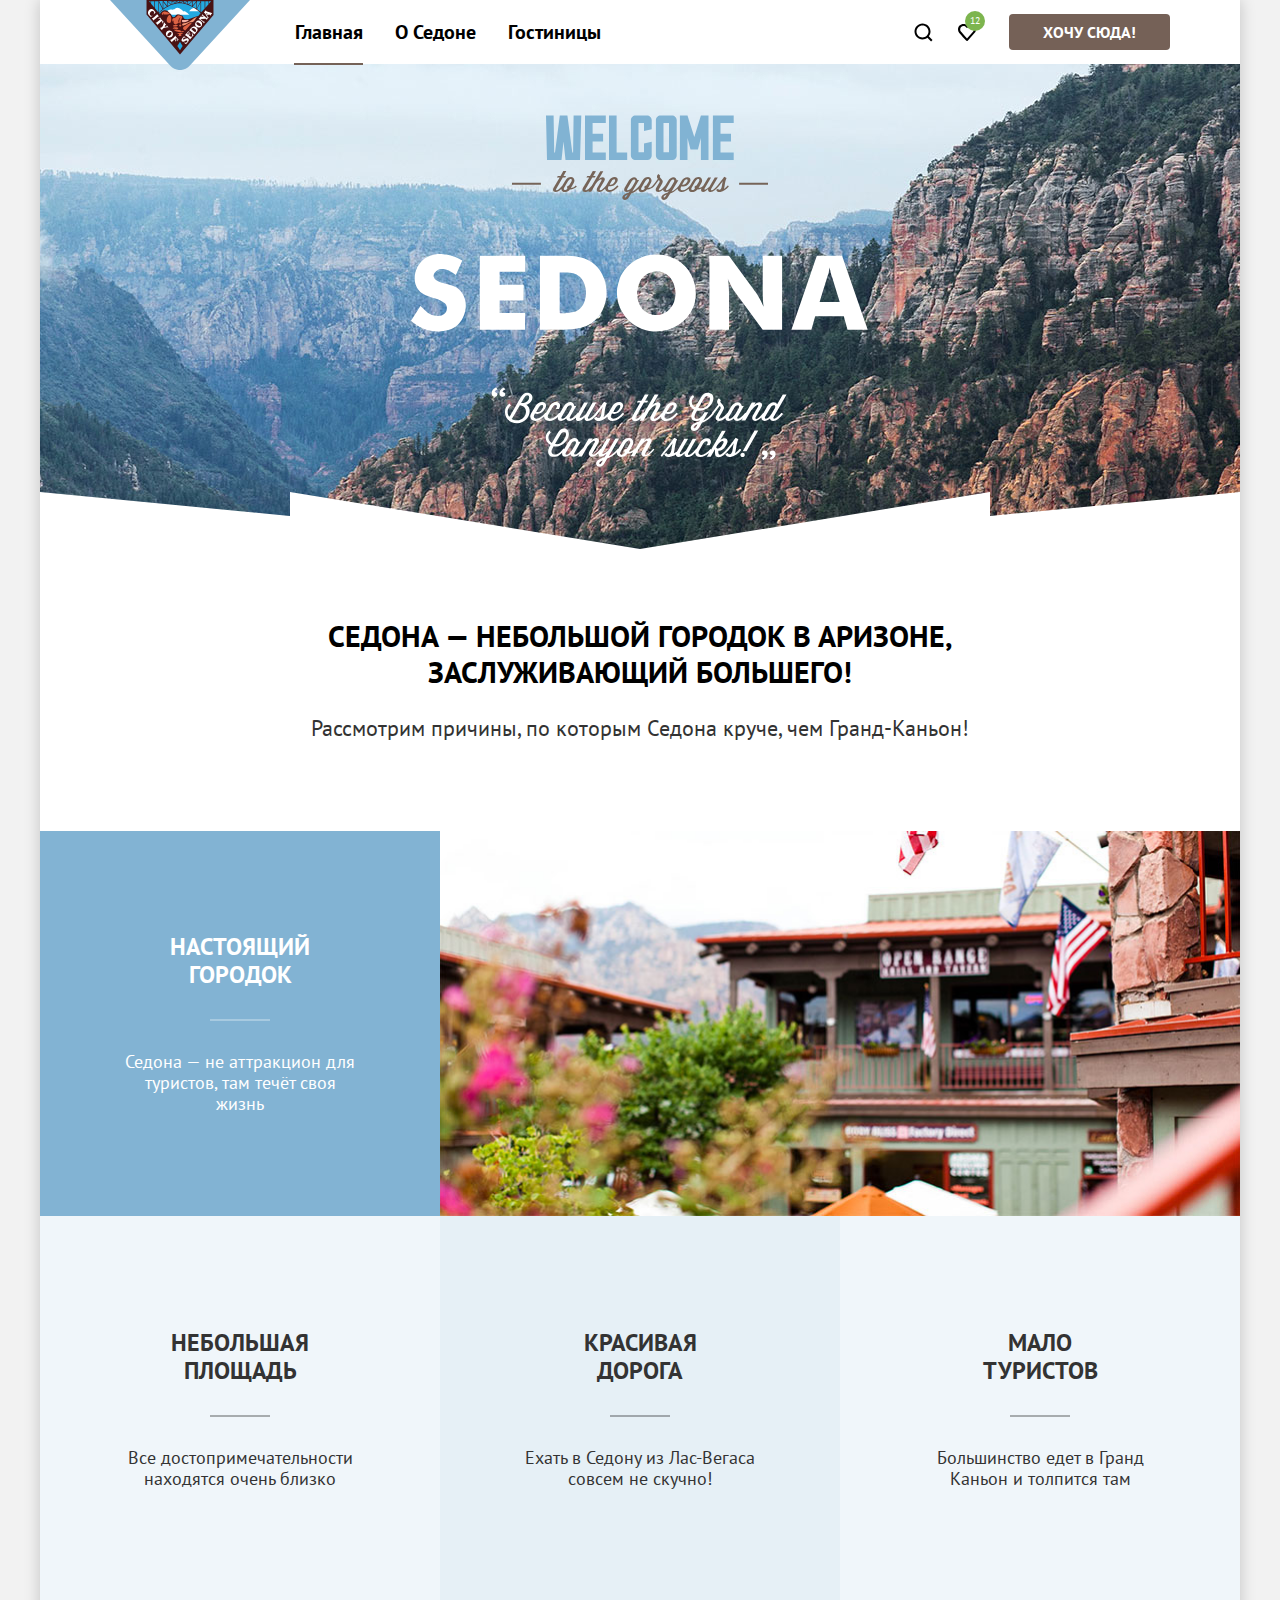
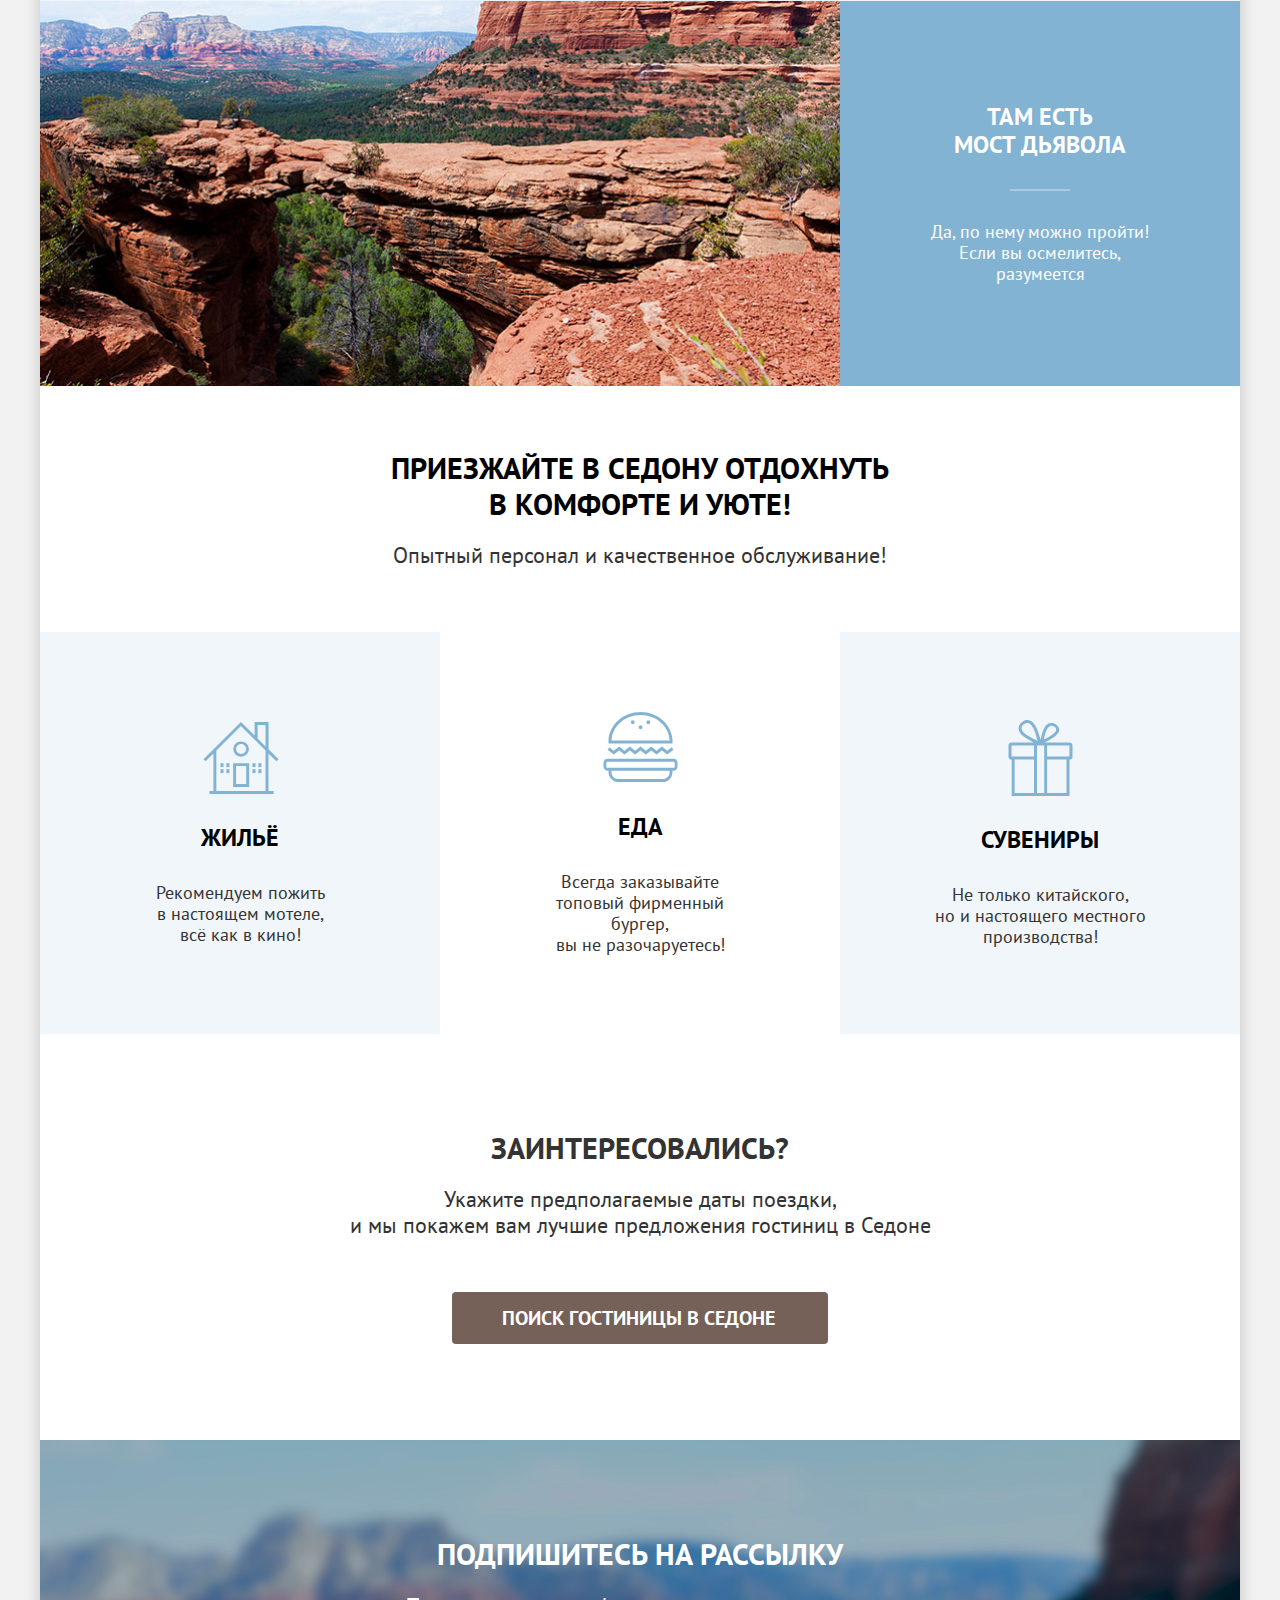
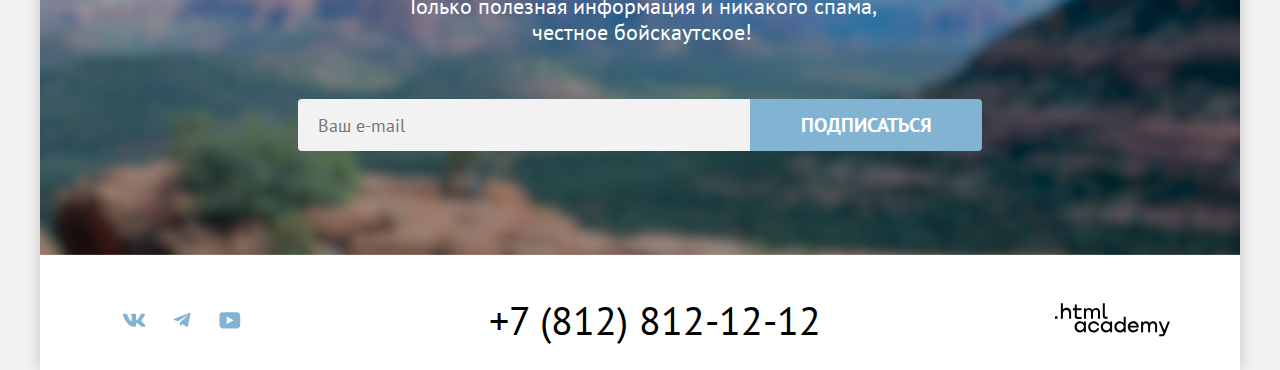
<file: 7/index.html>
<!DOCTYPE html>
<html lang="ru">

  <head>
    <meta charset="UTF-8" />
    <meta http-equiv="X-UA-Compatible" content="IE=edge" />
    <meta name="viewport" content="width=device-width, initial-scale=1.0" />
    <title>Седона</title>
    <link rel="stylesheet" href="styles/styles.css" />
    <link rel="icon" href="favicon.ico">
    <link rel="icon" type="image/png" href="images/favicon.png">
    <base href="https://htmlacademy-htmlcss.github.io/2068237-sedona-36/7/">
</head>

  <body>
    <!-- Header -->
    <div class="page-container">
      <header class="page-header">
        <a class="header-logo" href="index.html">
          <img src="images/header/logo.svg" width="140" height="70" alt="Логотип Седона" />
        </a>

        <!-- Page-navigation -->

        <nav class="page-navigation">
          <ul class="page-navigation-list list-none">
            <li class="page-navigation-item page-navigation-link-now">
              <a class="page-navigation-link">Главная</a>
            </li>
            <li class="page-navigation-item">
              <a class="page-navigation-link" href="#">О Седоне</a>
            </li>
            <li class="page-navigation-item">
              <a class="page-navigation-link" href="catolog.html">Гостиницы</a>
            </li>
          </ul>
        </nav>

        <!-- User-navigation -->

        <nav class="user-navigation">
          <ul class="user-navigation-list list-none">
            <li class="user-navigation-item">
              <a class="user-navigation-link" href="#">
                <svg xmlns="http://www.w3.org/2000/svg" width="19" height="19" viewBox="0 0 19 19" fill="none">
                  <path
                    d="M18.5 17.0083L14.8 13.3287C15.8 12.0359 16.5 10.3453 16.5 8.4558C16.5 4.08011 12.9 0.5 8.5 0.5C4.1 0.5 0.5 4.17956 0.5 8.55525C0.5 12.9309 4.1 16.511 8.5 16.511C10.3 16.511 12 15.9144 13.4 14.8204L17.1 18.5L18.5 17.0083ZM8.5 14.5221C5.2 14.5221 2.5 11.837 2.5 8.55525C2.5 5.27348 5.2 2.5884 8.5 2.5884C11.8 2.5884 14.5 5.27348 14.5 8.55525C14.5 11.837 11.8 14.5221 8.5 14.5221Z"
                    fill="black" />
                </svg>
                <span class="visually-hidden">Поиск</span>
              </a>
            </li>
            <li class="user-navigation-item">
              <a class="user-navigation-link numder-favorite" href="#">
                <svg xmlns="http://www.w3.org/2000/svg" width="18" height="17" viewBox="0 0 18 17" fill="none">
                  <path
                    d="M8.9 17C8.6 17 8.3 16.9 8.1 16.6C2.7 10.5 1.4 9.1 1.1 8.7C0.4 7.8 0 6.6 0 5.4C0 2.4 2.4 0 5.5 0C6.8 0 8 0.5 9 1.3C10 0.5 11.3 0 12.5 0C15.5 0 18 2.4 18 5.4C18 6.7 17.5 7.9 16.7 8.8L9.7 16.7C9.5 16.9 9.3 17 8.9 17ZM2.9 7.5C3.2 7.9 6.4 11.5 9 14.4L15.2 7.4C15.7 6.9 15.9 6.2 15.9 5.4C15.9 3.6 14.4 2.1 12.6 2.1C11.6 2.1 10.6 2.6 9.9 3.4C9.6 3.7 9.3 3.8 9 3.8C8.7 3.8 8.4 3.6 8.2 3.4C7.5 2.6 6.5 2.1 5.5 2.1C3.7 2.1 2.2 3.6 2.2 5.4C2.1 6.3 2.5 7 2.9 7.5C2.8 7.5 2.8 7.5 2.9 7.5Z"
                    fill="black" />
                </svg>
                <span class="visually-hidden">Избранное</span>
                <span class="notification-badge "></span>
              </a>
            </li>
            <li class="user-navigation-item">
              <a class="popup" href="#"> Хочу сюда! </a>
            </li>
          </ul>
        </nav>
      </header>

      <!-- Main -->

      <main class="main-index">
        <!--Sedona-welcome-->

        <section class="sedona-welcome">
          <h1 class="visually-hidden">
            Добро пожаловать в великолепную седону
          </h1>

          <img class="sedona-welcome-img" src="images/index/hero/welcome.svg"
            alt="Добро пожаловать в великолепную седону" />

        </section>

        <!--About-sedona-->

        <section class="about-sedona">
          <h2 class="about-sedona-title">
            Седона — небольшой городок в Аризоне,<br />
            заслуживающий большего!
          </h2>
          <p class="about-sedona-subtitle">
            Рассмотрим причины, по которым Седона круче, чем Гранд-Каньон!
          </p>
        </section>

        <!--Benefit-->

        <section class="benefit">
          <h2 class="visually-hidden">Приемущества</h2>
          <ul class="benefit-list list-none">
            <li class="benefit-item">
              <div class="conteiner-benefit-item">
                <h3 class="benefit-title decoration-light">
                  Настоящий<br />
                  городок
                </h3>
                <p class="benefit-subtitle">
                  Седона — не аттракцион для<br />
                  туристов, там течёт своя<br />
                  жизнь
                </p>
              </div>
              <div class="conteiner-benefit-img">
                <img class="benefit-img" src="images/index/sedona/city.jpg" width="800" height="385" alt="Вид города" />
              </div>
            </li>
            <li class="benefit-item">
              <div class="conteiner-benefit-item">
                <h3 class="benefit-title">
                  Небольшая<br />
                  площадь
                </h3>
                <p class="benefit-subtitle">
                  Все достопримечательности<br />
                  находятся очень близко
                </p>
              </div>
            </li>
            <li class="benefit-item">
              <div class="conteiner-benefit-item">
                <h3 class="benefit-title">
                  Красивая<br />
                  дорога
                </h3>
                <p class="benefit-subtitle">
                  Ехать в Седону из Лас-Вегаса совсем не скучно!
                </p>
              </div>
            </li>
            <li class="benefit-item">
              <div class="conteiner-benefit-item">
                <h3 class="benefit-title">
                  Мало<br />
                  туристов
                </h3>
                <p class="benefit-subtitle">
                  Большинство едет в Гранд<br />
                  Каньон и толпится там
                </p>
              </div>
            </li>
            <li class="benefit-item">
              <div class="conteiner-benefit-img">
                <img class="benefit-img" src="images/index/sedona/career.jpg" width="800" height="385"
                  alt="Мост дьявола" />
              </div>
              <div class="conteiner-benefit-item">
                <h3 class="benefit-title decoration-light">
                  Там есть<br />
                  мост дьявола
                </h3>
                <p class="benefit-subtitle">
                  Да, по нему можно пройти!<br />
                  Если вы осмелитесь,<br />
                  разумеется
                </p>
              </div>
            </li>
          </ul>
        </section>

        <!--go-to-sedona-->

        <section class="go-to-sedona">
          <h2 class="go-to-sedona-title">
            Приезжайте в Седону отдохнуть<br />
            в комфорте и уюте!
          </h2>
          <p class="go-to-sedona-subtitle">
            Опытный персонал и качественное обслуживание!
          </p>
        </section>

        <!--Services-->

        <section class="services">
          <h2 class="visually-hidden">Услуги</h2>
          <ul class="services-list list-none">
            <li class="services-item">
              <svg class="services-icon" aria-hidden="true" focusable="false" width="77" height="72" viewBox="0 0 77 72"
                fill="none" xmlns="http://www.w3.org/2000/svg">
                <path d="M31.1185 65H47.1827V41.2H31.1185V65ZM34.0301 44.1H44.1707V62.1H34.0301V44.1Z" fill="#83B3D3">
                </path>
                <path
                  d="M74.3916 39.3L76.5 37.2L66.5602 27.3V0H52.6044V13.6L38.9498 0L1.5 37.2L3.60843 39.3L11.4398 31.5V69.1H7.42369V72H71.5803V69.1H66.4598V31.5L74.3916 39.3ZM63.5482 69.1H14.3514V28.5L38.9498 4.1L63.5482 28.5V69.1ZM63.5482 24.4L55.6165 16.5V2.9H63.5482V24.4Z"
                  fill="#83B3D3"></path>
                <path
                  d="M31.3193 27.1C31.3193 31.4 34.8333 34.8 39.0502 34.8C43.3675 34.8 46.8815 31.3 46.8815 27.1C46.8815 22.8 43.3675 19.4 39.0502 19.4C34.8333 19.4 31.3193 22.8 31.3193 27.1ZM39.1506 22.1C41.8614 22.1 44.1707 24.3 44.1707 27C44.1707 29.7 41.9618 31.9 39.1506 31.9C36.4398 31.9 34.1305 29.7 34.1305 27C34.1305 24.3 36.3394 22.1 39.1506 22.1Z"
                  fill="#83B3D3"></path>
                <path d="M21.4799 41.2H18.4679V45.1H21.4799V41.2Z" fill="#83B3D3"></path>
                <path d="M27.4036 41.2H24.3916V45.1H27.4036V41.2Z" fill="#83B3D3"></path>
                <path d="M21.4799 47.2H18.4679V51.1H21.4799V47.2Z" fill="#83B3D3"></path>
                <path d="M27.4036 47.2H24.3916V51.1H27.4036V47.2Z" fill="#83B3D3"></path>
                <path d="M53.508 41.2H50.496V45.1H53.508V41.2Z" fill="#83B3D3"></path>
                <path d="M59.4317 41.2H56.4197V45.1H59.4317V41.2Z" fill="#83B3D3"></path>
                <path d="M53.508 47.2H50.496V51.1H53.508V47.2Z" fill="#83B3D3"></path>
                <path d="M59.4317 47.2H56.4197V51.1H59.4317V47.2Z" fill="#83B3D3"></path>
              </svg>

              <h3 class="services-title">Жильё</h3>
              <p class="services-subtitle">
                Рекомендуем пожить<br />
                в настоящем мотеле,<br />
                всё как в кино!
              </p>

            </li>
            <li class="services-item">
              <svg class="services-icon" aria-hidden="true" focusable="false" width="76" height="72" viewBox="0 0 76 72"
                fill="none" xmlns="http://www.w3.org/2000/svg">
                <path
                  d="M71.5757 47.7H5.6103C3.30452 47.7 1.5 49.6 1.5 52V55.5C1.5 57.9 3.40477 59.8 5.6103 59.8H6.51257V60.9C6.51257 66.4 10.8234 71 16.1367 71H60.8488C66.1621 71 70.4729 66.5 70.4729 60.9V59.8H71.3752C73.681 59.8 75.4855 57.9 75.4855 55.5V52C75.686 49.7 73.7812 47.7 71.5757 47.7ZM67.6659 60.9C67.6659 64.8 64.6583 67.9 60.949 67.9H16.1367C12.4274 67.9 9.41985 64.7 9.41985 60.9V59.8H67.6659V60.9ZM72.7787 55.5C72.7787 56.2 72.1772 56.8 71.5757 56.8H5.51005C4.80829 56.8 4.30704 56.2 4.30704 55.5V52C4.30704 51.3 4.90855 50.7 5.51005 50.7H71.4754C72.1772 50.7 72.6784 51.3 72.6784 52C72.7787 52 72.7787 55.5 72.7787 55.5Z"
                  fill="#83B3D3"></path>
                <path
                  d="M17.1392 39.4L22.5528 43.5L27.8661 39.4L33.1794 43.5L38.4927 39.4L43.9063 43.5L49.2196 39.4L54.5329 43.5L59.9465 39.4L65.2598 43.5L71.4754 38.8L69.7711 36.3L65.2598 39.7L59.9465 35.6L54.5329 39.7L49.2196 35.6L43.9063 39.7L38.4927 35.6L33.1794 39.7L27.8661 35.6L22.5528 39.7L17.1392 35.6L11.8259 39.7L7.31458 36.3L5.6103 38.8L11.8259 43.5L17.1392 39.4Z"
                  fill="#83B3D3"></path>
                <path
                  d="M9.52011 32.5H70.4729C70.4729 31.9 70.5732 31.3 70.5732 30.6C70.5732 30.2 70.5732 29.8 70.5732 29.4C69.8714 13.7 55.8362 1 38.593 1C21.2495 1 7.21432 13.7 6.51257 29.5C6.51257 29.9 6.51257 30.3 6.51257 30.7C6.51257 31.3 6.50815 31.9 6.6084 32.5H9.52011ZM38.593 4C54.2322 4 67.0644 15.3 67.6659 29.5H9.52011C10.1216 15.4 22.9538 4 38.593 4Z"
                  fill="#83B3D3"></path>
                <path
                  d="M38.593 18.3C39.645 18.3 40.4978 17.4046 40.4978 16.3C40.4978 15.1954 39.645 14.3 38.593 14.3C37.541 14.3 36.6882 15.1954 36.6882 16.3C36.6882 17.4046 37.541 18.3 38.593 18.3Z"
                  fill="#83B3D3"></path>
                <path
                  d="M30.7734 13.2C31.8254 13.2 32.6782 12.3046 32.6782 11.2C32.6782 10.0954 31.8254 9.2 30.7734 9.2C29.7214 9.2 28.8686 10.0954 28.8686 11.2C28.8686 12.3046 29.7214 13.2 30.7734 13.2Z"
                  fill="#83B3D3"></path>
                <path
                  d="M46.3123 13.2C47.3643 13.2 48.2171 12.3046 48.2171 11.2C48.2171 10.0954 47.3643 9.2 46.3123 9.2C45.2604 9.2 44.4076 10.0954 44.4076 11.2C44.4076 12.3046 45.2604 13.2 46.3123 13.2Z"
                  fill="#83B3D3"></path>
              </svg>

              <h3 class="services-title">Еда</h3>
              <p class="services-subtitle">
                Всегда заказывайте<br />
                топовый фирменный бургер,<br />
                вы не разочаруетесь!
              </p>

            </li>
            <li class="services-item">
              <svg class="services-icon" aria-hidden="true" focusable="false" width="76" height="76" viewBox="0 0 76 76"
                fill="none" xmlns="http://www.w3.org/2000/svg">
                <path
                  d="M67.6 22.4625H67.5H42.8C56.6 15.5576 57.7 11.1546 57.2 8.75288C56 4.75007 51.5 1.74797 47.2 3.34909C41.6 5.45056 40.1 13.7564 38.6 19.7606C36.6 13.6563 34.8 5.95091 30.4 2.04818C29.1 0.947407 27.3 -0.253434 24.6 0.0467764C20.6 0.447057 14.8 5.45056 17.1 11.0545C19.4 16.4583 26.8 19.8607 31.7 22.5626H9.7H9.4C7.8 22.5626 6.5 23.8635 6.5 25.4646V36.7725C6.5 38.3736 7.8 39.6745 9.4 39.6745H9.7V72.9979V75.3996V76H67.5V75.4996V72.9979V39.5745H67.6C69.2 39.5745 70.5 38.2736 70.5 36.6724V25.3645C70.5 23.7634 69.2 22.4625 67.6 22.4625ZM48.9 5.85084C51 5.55063 53.9 7.15176 54.2 9.05309C54.6 11.8551 50.8 14.3568 49.1 15.4576C46.6 17.1588 44.2 18.0594 41.8 19.5604C42.7 15.8579 44.3 6.55133 48.9 5.85084ZM26 15.8579C23.8 14.3568 19.5 11.4548 19.6 8.05239C19.7 4.44986 25.3 1.44776 28.4 4.14965C32.3 7.55203 34.1 15.2574 35.5 20.7613C32.3 19.2602 29.2 17.9593 26 15.8579ZM32 72.9979H12.6V39.5745H32V72.9979ZM32 36.4723H9.5V25.4646H32V36.4723ZM42.2 36.4723V39.4744V72.9979H35V39.5745V36.5724V25.5647H42.2V36.4723ZM64.5 72.9979H45.1V39.5745H64.5V72.9979ZM67.4 36.4723H45.1V25.4646H67.4V36.4723Z"
                  fill="#83B3D3"></path>
              </svg>

              <h3 class="services-title">Сувениры</h3>
              <p class="services-subtitle">
                Не только китайского,<br />
                но и настоящего местного<br />
                производства!
              </p>

            </li>
          </ul>
        </section>

        <!--Trip-date-sedona-->

        <section class="trip-date-sedona">
          <div class="trip-date-sedona-conteiner">
            <h2 class="trip-date-sedona-title">Заинтересовались?</h2>
            <p class="trip-date-sedona-subtitle">
              Укажите предполагаемые даты поездки,<br />
              и мы покажем вам лучшие предложения гостиниц в Седоне
            </p>
          </div>
          <a class="trip-date-sedona-link popup" href="#">
            Поиск гостиницы в седоне
          </a>
        </section>

        <!--Subscribe-->

        <section class="subscribe">
          <h2 class="subscribe-title">Подпишитесь на рассылку</h2>
          <p class="subscribe-subtitle">
            Только полезная информация и никакого спама,<br />
            честное бойскаутское!
          </p>
          <form class="subscribe-form" action="https://echo.htmlacademy.ru" method="post">
            <label  for="subscribe-form-user"></label>
            <input  aria-label="Майл для подписки на рассылку" class="subscribe-form-text" type="email" id="subscribe-form-user" name="user-email"
              placeholder="Ваш e-mail" required />
            <button class="subscribe-form-button" type="submit">
              Подписаться
            </button>
          </form>
        </section>
      </main>

      <!-- Footer -->

      <footer class="page-footer">
        <section class="page-footer-social">
          <h2 class="visually-hidden">Социальные сети</h2>
          <ul class="page-footer-social-list list-none">
            <li class="page-footer-social-item">
              <a class="page-footer-social-link" href="https://vk.com/htmlacademy">
                <h3 class="visually-hidden">ВКонтакте</h3>
                <svg xmlns="http://www.w3.org/2000/svg" width="24" height="14" viewBox="0 0 25 15" fill="none">
                  <path fill-rule="evenodd" clip-rule="evenodd"
                    d="M24.1164 1.80445C24.2824 1.25845 24.1164 0.856445 23.3214 0.856445H20.6964C20.0284 0.856445 19.7204 1.20345 19.5534 1.58645C19.5534 1.58645 18.2184 4.78245 16.3274 6.85845C15.7154 7.46045 15.4374 7.65145 15.1034 7.65145C14.9364 7.65145 14.6854 7.46045 14.6854 6.91345V1.80445C14.6854 1.14845 14.5014 0.856445 13.9454 0.856445H9.81738C9.40038 0.856445 9.14938 1.16045 9.14938 1.44945C9.14938 2.07045 10.0954 2.21445 10.1924 3.96245V7.76045C10.1924 8.59345 10.0394 8.74444 9.70538 8.74444C8.81538 8.74444 6.65038 5.53345 5.36538 1.85945C5.11638 1.14445 4.86438 0.856445 4.19338 0.856445H1.56638C0.816382 0.856445 0.666382 1.20345 0.666382 1.58645C0.666382 2.26845 1.55638 5.65645 4.81138 10.1374C6.98138 13.1974 10.0364 14.8564 12.8194 14.8564C14.4884 14.8564 14.6944 14.4884 14.6944 13.8534V11.5404C14.6944 10.8034 14.8524 10.6564 15.3814 10.6564C15.7714 10.6564 16.4384 10.8484 17.9964 12.3234C19.7764 14.0724 20.0694 14.8564 21.0714 14.8564H23.6964C24.4464 14.8564 24.8224 14.4884 24.6064 13.7604C24.3684 13.0364 23.5184 11.9854 22.3914 10.7384C21.7794 10.0284 20.8614 9.26345 20.5824 8.88045C20.1934 8.38945 20.3044 8.17044 20.5824 7.73345C20.5824 7.73345 23.7824 3.30745 24.1154 1.80445H24.1164Z"
                    fill="#83B3D3" />
                </svg>
              </a>
            </li>

            <li class="page-footer-social-item">
              <a class="page-footer-social-link" href="https://te.me/htmlacademy">
                <h3 class="visually-hidden">Телеграм</h3>
                <svg xmlns="http://www.w3.org/2000/svg" width="18" height="15.1" viewBox="0 0 18 16" fill="none">
                  <path
                    d="M16.785 0.955705L0.840489 7.1042C-0.247661 7.54126 -0.241365 8.14828 0.640845 8.41897L4.73445 9.69597L14.2058 3.72014C14.6537 3.44766 15.0629 3.59424 14.7265 3.89281L7.05283 10.8183H7.05103L7.05283 10.8192L6.77045 15.0387C7.18413 15.0387 7.36669 14.8489 7.59871 14.625L9.58705 12.6915L13.7229 15.7464C14.4855 16.1664 15.0332 15.9506 15.2229 15.0405L17.9379 2.2453C18.2158 1.13107 17.5126 0.626562 16.785 0.955705Z"
                    fill="#83B3D3" />
                </svg>
              </a>
            </li>

            <li class="page-footer-social-item">
              <a class="page-footer-social-link" href="https://www.youtube.com/user/htmlacademyru">
                <h3 class="visually-hidden">Ютюб</h3>
                <svg xmlns="http://www.w3.org/2000/svg" width="22" height="17" viewBox="0 0 23 18" fill="none">
                  <path
                    d="M18.9402 0.356445H3.50738C1.64668 0.356445 0.333252 1.9502 0.333252 3.75645V13.8502C0.333252 15.7627 1.64668 17.3564 3.50738 17.3564H19.1591C20.8009 17.3564 22.3333 15.7627 22.3333 13.9564V3.75645C22.1143 1.9502 20.8009 0.356445 18.9402 0.356445ZM7.99494 12.8939V4.81894L15.3283 8.85645L7.99494 12.8939Z"
                    fill="#83B3D3" />
                </svg>
              </a>
            </li>
          </ul>
        </section>
        <section class="page-footer-phone">
          <h2 class="visually-hidden">Телефон</h2>
          <a class="page-footer-phone-link" href="tel:+78128121212">+7 (812) 812-12-12</a>
        </section>
        <section class="page-footer-academy">
          <h2 class="visually-hidden">html academy</h2>
          <a class="page-footer-academy-link" href="https://htmlacademy.ru">
            <svg xmlns="http://www.w3.org/2000/svg" width="115" height="34" viewBox="0 0 115 34" fill="none">
              <path fill="#000"
                d="M0 13.26v2.6h2.5v-2.6H0ZM11.6 4.86c-1.6 0-2.8.7-3.6 1.7h-.1V.36h-2v15.5h2v-5.3c0-2.1 1.3-3.6 3.3-3.6 1.8 0 2.9 1.4 2.9 3.2v5.7h2v-6.1c.1-3-1.8-4.9-4.5-4.9ZM26.6 5.16h-4.8v-3.7h-2v3.8h-1.9v2h1.9v6c0 1.7 1 2.7 2.7 2.7h4.1v-2h-3.7c-.7 0-1.1-.4-1.1-1.1v-5.7h4.8v-2ZM41.1 4.96c-1.6 0-2.9.8-3.5 2.1h-.1c-.6-1.2-1.8-2.1-3.4-2.1-1.4 0-2.5.8-3.1 1.8h-.1v-1.6H29v10.6h2v-5.4c0-2 1-3.5 2.6-3.5 1.5 0 2.4 1 2.4 2.6v6.3h2v-5.6c0-2.4 1.4-3.3 2.6-3.3 1.5 0 2.4 1 2.4 2.6v6.3h2v-6.5c.1-2.5-1.4-4.3-3.9-4.3ZM47.8 13.06c0 1.7 1 2.7 2.8 2.7h2v-2h-1.7c-.7 0-1.1-.4-1.1-1.1V.36h-2v12.7ZM28.9 20.06c-.9-1.1-2.2-1.8-3.9-1.8-3.1 0-5.4 2.3-5.4 5.6s2.3 5.6 5.4 5.6c1.8 0 3-.8 3.8-1.9h.1v1.6h2v-10.6h-2v1.5Zm-3.6 7.4c-2.2 0-3.6-1.6-3.6-3.6s1.4-3.6 3.6-3.6 3.6 1.6 3.6 3.6c0 1.9-1.4 3.6-3.6 3.6ZM44.2 22.36c-.5-2.4-2.6-4.1-5.4-4.1a5.4 5.4 0 0 0-5.6 5.6c0 3.1 2.2 5.6 5.6 5.6 2.8 0 4.9-1.8 5.4-4.2h-2.1a3.4 3.4 0 0 1-3.3 2.3c-2.2 0-3.6-1.6-3.6-3.6s1.4-3.6 3.6-3.6c1.6 0 2.8 1 3.3 2.2h2.1v-.2ZM55.1 20.06c-.9-1.1-2.2-1.8-3.9-1.8-3.1 0-5.4 2.3-5.4 5.6s2.3 5.6 5.4 5.6c1.8 0 3-.8 3.8-1.9h.1v1.6h2v-10.6h-2v1.5Zm-3.6 7.4c-2.2 0-3.6-1.6-3.6-3.6s1.4-3.6 3.6-3.6 3.6 1.6 3.6 3.6c0 1.9-1.5 3.6-3.6 3.6ZM68.7 20.16c-.9-1.1-2.2-1.9-3.9-1.9-3.1 0-5.4 2.3-5.4 5.6s2.2 5.6 5.4 5.6c1.7 0 3-.8 3.8-1.8h.1v1.5h2v-15.4h-2v6.4Zm-3.6 7.3c-2.2 0-3.6-1.6-3.6-3.6s1.4-3.6 3.6-3.6 3.6 1.6 3.6 3.6c-.1 2-1.5 3.6-3.6 3.6ZM78.3 18.26c-3.3 0-5.5 2.5-5.5 5.6 0 3 2.1 5.6 5.5 5.6 2.5 0 4.5-1.3 5.2-3.6h-2.1c-.5 1-1.6 1.6-3 1.6-1.9 0-3.3-1.3-3.4-2.9h8.8c.2-3.6-2-6.3-5.5-6.3Zm0 1.9c1.7 0 3 1 3.3 2.6h-6.5c.3-1.5 1.5-2.6 3.2-2.6ZM98.2 18.26c-1.6 0-2.9.8-3.6 2h-.1c-.6-1.2-1.8-2-3.4-2-1.4 0-2.5.7-3.1 1.8v-1.5h-1.9v10.6h2v-5.4c0-2 1-3.4 2.6-3.5 1.5 0 2.4 1 2.4 2.6v6.3h2v-5.6c0-2.4 1.4-3.3 2.6-3.3 1.5 0 2.4 1 2.4 2.6v6.3h2v-6.5c.1-2.6-1.4-4.4-3.9-4.4ZM109.4 27.36l-3.6-8.9h-2.2l4.8 11.6c-.3.9-.7 1.2-1.7 1.2h-2.5v2h2.5c1.8 0 2.8-.8 3.5-2.6l4.7-12.2h-2.1l-3.4 8.9Z">
              </path>
            </svg>
          </a>
        </section>
      </footer>
    </div>
    <section class="modal-container close-modal">
      <div class="modal modal-serch">
        <div class="modal-content">
          <h2 class="modal-title">Поиск гостиницы в Седоне</h2>
          <button class="modal-close-button">
            <svg xmlns="http://www.w3.org/2000/svg" width="15" height="15" viewBox="0 0 15 15" fill="none">
              <path
                d="M14.4905 1.78288L13.1982 0.49057L7.49048 6.19826L1.78279 0.49057L0.490479 1.78288L6.19817 7.49057L0.490479 13.1983L1.78279 14.4906L7.49048 8.78288L13.1982 14.4906L14.4905 13.1983L8.78279 7.49057L14.4905 1.78288Z"
                fill="black" />
            </svg>
            <span class="visually-hidden">Закрыть</span>
          </button>
          <div class="modal-form-wrapper">
            <fieldset class="visit-date-options">
              <legend class="visually-hidden">Выбор даты заезда-выезда.</legend>
              <div class="arrival-date-form date-form">
                <div class="model-date-title">Дата Заезда:</div>
                <div class="modal-serch-date">
                  <input class="field date-field" type="text" name="arrival-date" aria-label="Укажите дату заезда" value="27 апреля 2020"
                    placeholder="Укажите дату" />
                  <svg xmlns="http://www.w3.org/2000/svg" width="16" height="15" viewBox="0 0 16 15" fill="none">
                    <path
                      d="M5.75 10C6.05 10 6.25 9.8 6.25 9.5C6.25 9.2 6.05 9 5.75 9C5.45 9 5.25 9.2 5.25 9.5C5.25 9.8 5.45 10 5.75 10Z"
                      fill="black" />
                    <path
                      d="M15 2H13V0H12V2H4V0H3V2H1C0.4 2 0 2.4 0 3V14C0 14.5 0.4 15 1 15H15C15.5 15 16 14.5 16 14V3C16 2.4 15.5 2 15 2ZM15 14H1V7H15V14ZM1 6V3H3V5H4V3H12V5H13V3H15V6H1Z"
                      fill="black" />
                    <path d="M8 10C8.3 10 8.5 9.8 8.5 9.5C8.5 9.2 8.3 9 8 9C7.7 9 7.5 9.2 7.5 9.5C7.5 9.8 7.7 10 8 10Z"
                      fill="black" />
                    <path
                      d="M10.25 10C10.55 10 10.75 9.8 10.75 9.5C10.75 9.2 10.55 9 10.25 9C9.95 9 9.75 9.2 9.75 9.5C9.75 9.8 9.95 10 10.25 10Z"
                      fill="black" />
                    <path
                      d="M5.75 11C5.45 11 5.25 11.2 5.25 11.5C5.25 11.8 5.45 12 5.75 12C6.05 12 6.25 11.8 6.25 11.5C6.25 11.2 6.05 11 5.75 11Z"
                      fill="black" />
                    <path d="M3.5 10C3.8 10 4 9.8 4 9.5C4 9.2 3.8 9 3.5 9C3.2 9 3 9.2 3 9.5C3 9.8 3.2 10 3.5 10Z"
                      fill="black" />
                    <path
                      d="M3.5 11C3.2 11 3 11.2 3 11.5C3 11.8 3.2 12 3.5 12C3.8 12 4 11.8 4 11.5C4 11.2 3.8 11 3.5 11Z"
                      fill="black" />
                    <path
                      d="M8 11C7.7 11 7.5 11.2 7.5 11.5C7.5 11.8 7.7 12 8 12C8.3 12 8.5 11.8 8.5 11.5C8.5 11.2 8.3 11 8 11Z"
                      fill="black" />
                    <path
                      d="M10.25 11C9.95 11 9.75 11.2 9.75 11.5C9.75 11.8 9.95 12 10.25 12C10.55 12 10.75 11.8 10.75 11.5C10.75 11.2 10.55 11 10.25 11Z"
                      fill="black" />
                    <path
                      d="M12.5 10C12.8 10 13 9.8 13 9.5C13 9.2 12.8 9 12.5 9C12.2 9 12 9.2 12 9.5C12 9.8 12.2 10 12.5 10Z"
                      fill="black" />
                    <path
                      d="M12.5 11C12.2 11 12 11.2 12 11.5C12 11.8 12.2 12 12.5 12C12.8 12 13 11.8 13 11.5C13 11.2 12.8 11 12.5 11Z"
                      fill="black" />
                  </svg>
                  <span class="date-form-sub">Мы не можем отправить вас в прошлое.</span>
                </div>
              </div>

              <div class="leave-date date-form">

                <div class="model-date-title">
                  Дата Выезда:
                </div>
                <div class="modal-serch-date">
                  <input class="field date-field" type="text" name="leave-date" aria-label="Укажите дату выезда" value="1 сентября 2023"
                    placeholder="Укажите дату" />
                  <svg xmlns="http://www.w3.org/2000/svg" width="16" height="15" viewBox="0 0 16 15" fill="none">
                    <path
                      d="M5.75 10C6.05 10 6.25 9.8 6.25 9.5C6.25 9.2 6.05 9 5.75 9C5.45 9 5.25 9.2 5.25 9.5C5.25 9.8 5.45 10 5.75 10Z"
                      fill="black" />
                    <path
                      d="M15 2H13V0H12V2H4V0H3V2H1C0.4 2 0 2.4 0 3V14C0 14.5 0.4 15 1 15H15C15.5 15 16 14.5 16 14V3C16 2.4 15.5 2 15 2ZM15 14H1V7H15V14ZM1 6V3H3V5H4V3H12V5H13V3H15V6H1Z"
                      fill="black" />
                    <path d="M8 10C8.3 10 8.5 9.8 8.5 9.5C8.5 9.2 8.3 9 8 9C7.7 9 7.5 9.2 7.5 9.5C7.5 9.8 7.7 10 8 10Z"
                      fill="black" />
                    <path
                      d="M10.25 10C10.55 10 10.75 9.8 10.75 9.5C10.75 9.2 10.55 9 10.25 9C9.95 9 9.75 9.2 9.75 9.5C9.75 9.8 9.95 10 10.25 10Z"
                      fill="black" />
                    <path
                      d="M5.75 11C5.45 11 5.25 11.2 5.25 11.5C5.25 11.8 5.45 12 5.75 12C6.05 12 6.25 11.8 6.25 11.5C6.25 11.2 6.05 11 5.75 11Z"
                      fill="black" />
                    <path d="M3.5 10C3.8 10 4 9.8 4 9.5C4 9.2 3.8 9 3.5 9C3.2 9 3 9.2 3 9.5C3 9.8 3.2 10 3.5 10Z"
                      fill="black" />
                    <path
                      d="M3.5 11C3.2 11 3 11.2 3 11.5C3 11.8 3.2 12 3.5 12C3.8 12 4 11.8 4 11.5C4 11.2 3.8 11 3.5 11Z"
                      fill="black" />
                    <path
                      d="M8 11C7.7 11 7.5 11.2 7.5 11.5C7.5 11.8 7.7 12 8 12C8.3 12 8.5 11.8 8.5 11.5C8.5 11.2 8.3 11 8 11Z"
                      fill="black" />
                    <path
                      d="M10.25 11C9.95 11 9.75 11.2 9.75 11.5C9.75 11.8 9.95 12 10.25 12C10.55 12 10.75 11.8 10.75 11.5C10.75 11.2 10.55 11 10.25 11Z"
                      fill="black" />
                    <path
                      d="M12.5 10C12.8 10 13 9.8 13 9.5C13 9.2 12.8 9 12.5 9C12.2 9 12 9.2 12 9.5C12 9.8 12.2 10 12.5 10Z"
                      fill="black" />
                    <path
                      d="M12.5 11C12.2 11 12 11.2 12 11.5C12 11.8 12.2 12 12.5 12C12.8 12 13 11.8 13 11.5C13 11.2 12.8 11 12.5 11Z"
                      fill="black" />
                  </svg>
                  <span class="people-form-sub">На эти даты есть свободные номера. Пока есть.</span>
                </div>

              </div>
            </fieldset>
            <fieldset class="people-options">
              <legend class="visually-hidden">
                Количество взрослых и детей.
              </legend>
              <div class=" people-form date-form">
                <div class="model-date-title-people">Взрослые:</div>
                <div class="wrapper-people-date">
                  <div class="wrapper-number-field">
                    <button type="button" class="button-minus">
                      <svg xmlns="http://www.w3.org/2000/svg" width="14" height="2" fill="none" viewBox="0 0 14 2">
                        <path fill="#756157" fill-opacity=".3" d="M0 0v2h14V0H0Z"></path>
                      </svg>
                    </button>
                    <input class="field number-field" aria-label="Число взрослых" type="number" name="adults" value="2">
                    <button type="button" class="button-plus">
                      <svg xmlns="http://www.w3.org/2000/svg" width="14" height="14" fill="none" viewBox="0 0 14 14">
                        <path fill="#756157" fill-opacity=".3" d="M14 6H8V0H6v6H0v2h6v6h2V8h6V6Z"></path>
                      </svg>
                    </button>
                  </div>
                  <div class="children-label model-date-title-people">Дети:</div>
                  <div class="tooltip">
                    <button class="tooltip-toggle" type="button">
                      <svg xmlns="http://www.w3.org/2000/svg" width="26" height="26" viewBox="0 0 26 26" fill="none">
                        <circle cx="13" cy="13" r="13" fill="#83B3D3" />
                        <path fill-rule="evenodd" clip-rule="evenodd" d="M12 7H14V9H12V7ZM14 19H12V10H14V19Z"
                          fill="white" />
                      </svg>
                    </button>
                    <p class="tooltip-text" role="tooltip" id="tooltip-label-date"> Укажите количество детей, которые
                      будут с вами, возраст которых от 6 до 18 лет. Дети до 6 лет размещаются бесплатно.
                    </p>
                  </div>
                  <div class="wrapper-number-field">
                    <button type="button" class="button-minus">
                      <svg xmlns="http://www.w3.org/2000/svg" width="14" height="2" fill="none" viewBox="0 0 14 2">
                        <path fill="#756157" fill-opacity=".3" d="M0 0v2h14V0H0Z"></path>
                      </svg>
                    </button>
                    <input class="field number-field"  type="number"  aria-label="Число взрослых" name="adults" value="2">
                    <button type="button" class="button-plus">
                      <svg xmlns="http://www.w3.org/2000/svg" width="14" height="14" fill="none" viewBox="0 0 14 14">
                        <path fill="#756157" fill-opacity=".3" d="M14 6H8V0H6v6H0v2h6v6h2V8h6V6Z"></path>
                      </svg>
                    </button>
                  </div>
                </div>
              </div>

            </fieldset>
            <button class="btn button-search" type="submit">Найти</button>
          </div>
      </div>
    </div>

  </section>
  </body>

</html>
</file>
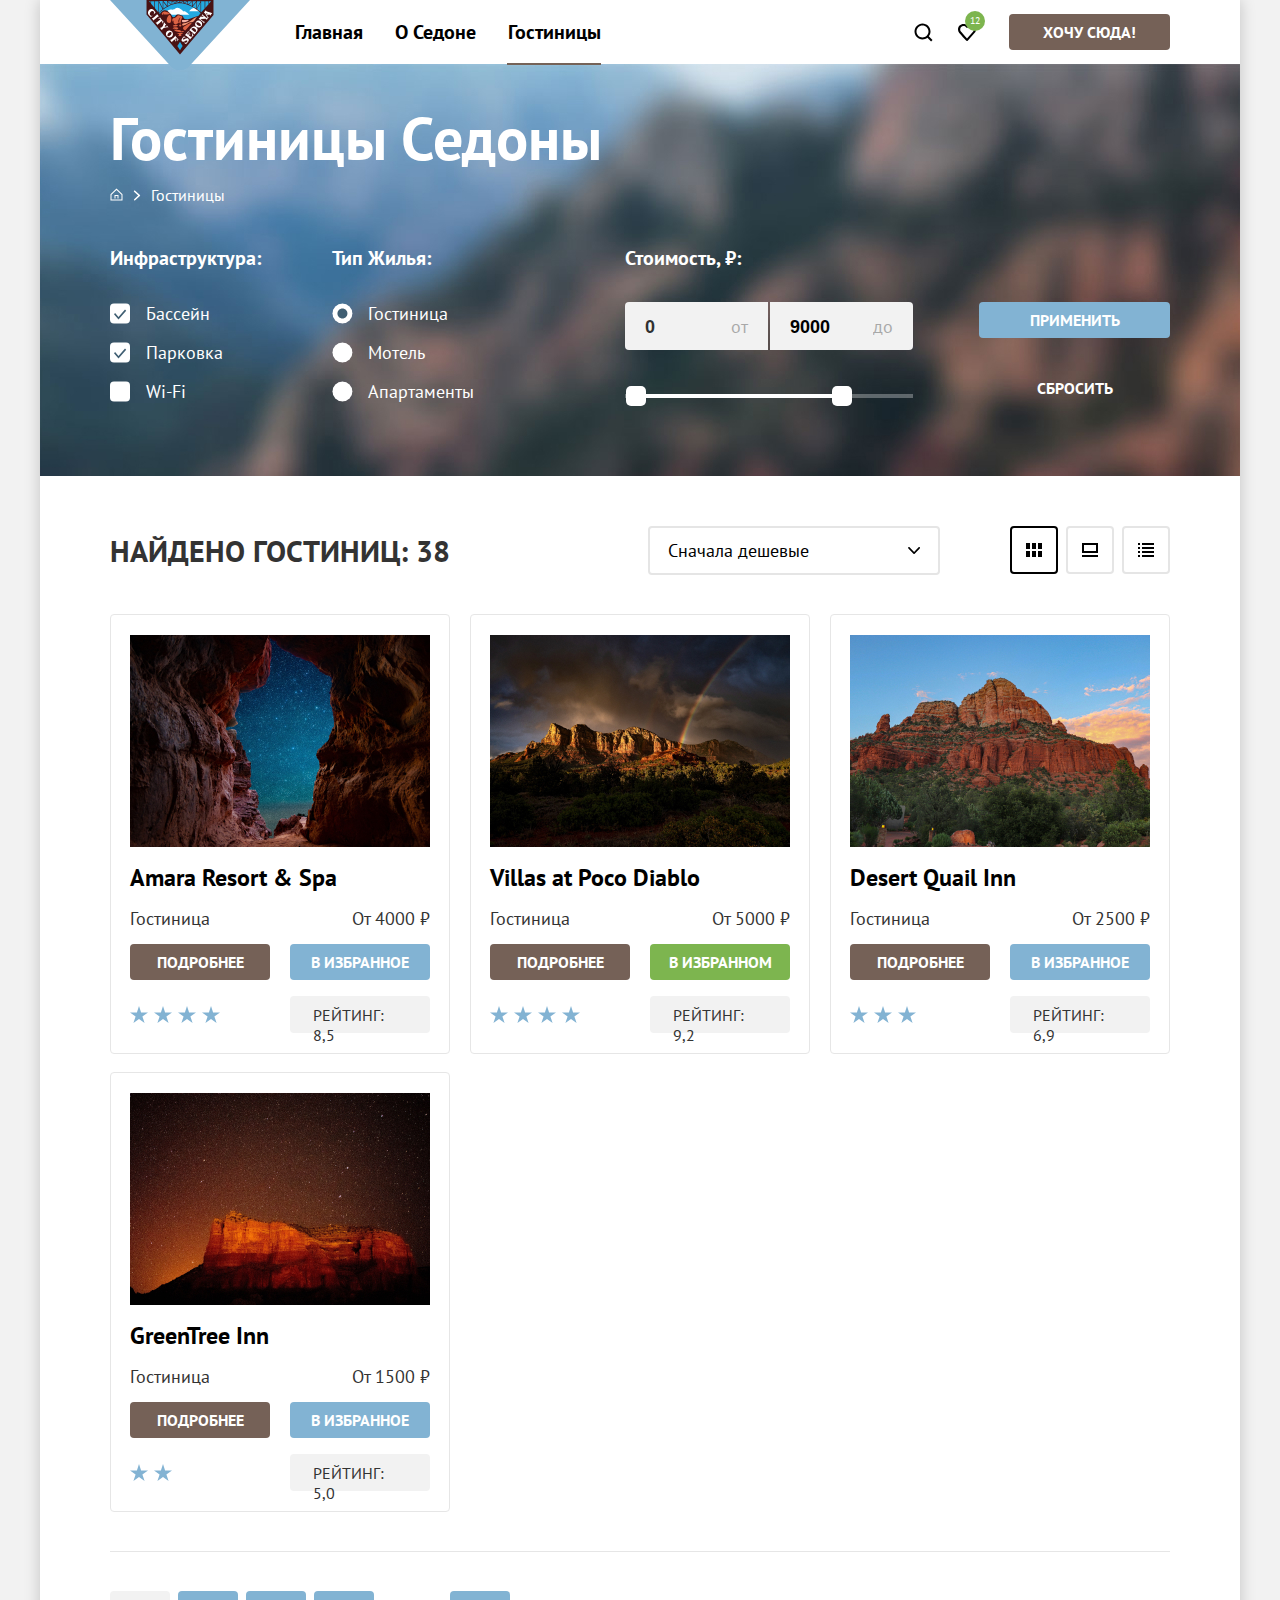
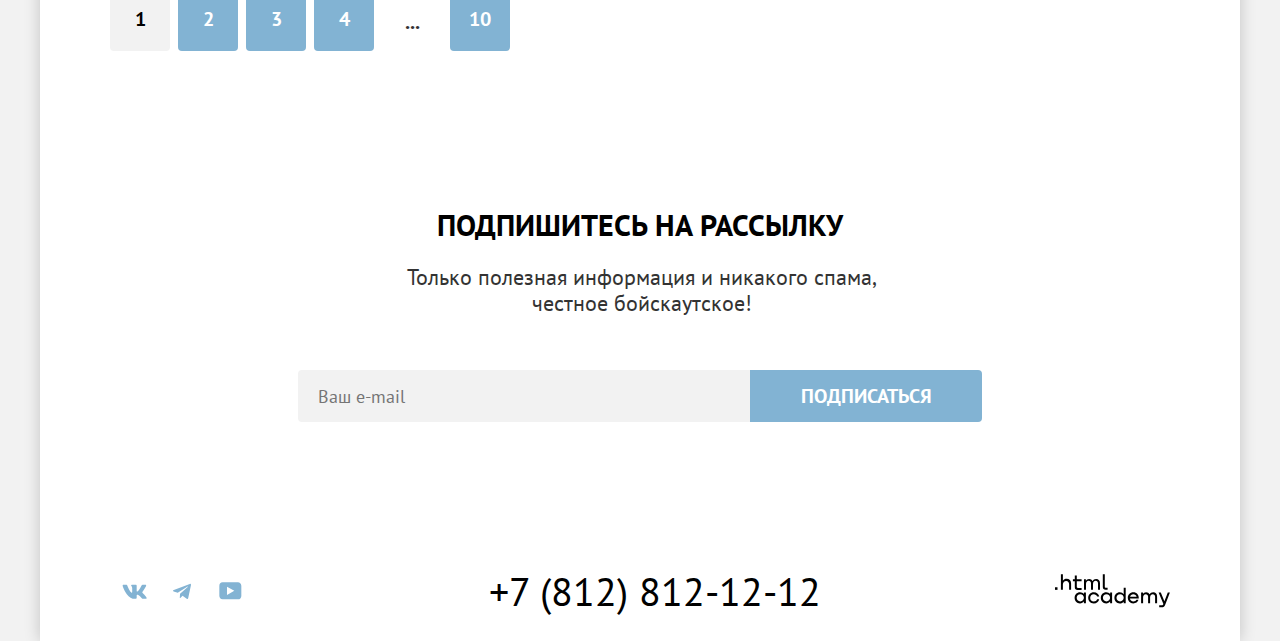
<file: catolog.html>
<!DOCTYPE html>
<html lang="ru">

  <head>
    <meta charset="UTF-8" />
    <meta http-equiv="X-UA-Compatible" content="IE=edge" />
    <meta name="viewport" content="width=device-width, initial-scale=1.0" />
    <title>Седона</title>
    <link rel="stylesheet" href="styles/styles.css">
    <link rel="icon" href="favicon.ico">
    <link rel="icon" type="image/png" sizes="32x32" href="images/favicon.png">
  </head>

  <body>
    <div class="page-container">
      <!-- Header -->

      <header class="page-header">
        <a class="header-logo" href="index.html">
          <img src="images/header/logo.svg" width="140" height="70" alt="Логотип Седона" />
        </a>

        <!-- Page-navigation -->

        <nav class="page-navigation">
          <ul class="page-navigation-list list-none">
            <li class="page-navigation-item">
              <a class="page-navigation-link" href="index.html">Главная</a>
            </li>
            <li class="page-navigation-item">
              <a class="page-navigation-link" href="#">О Седоне</a>
            </li>
            <li class="page-navigation-item  page-navigation-link-now">
              <a class="page-navigation-link ">Гостиницы</a>
            </li>
          </ul>
        </nav>

        <!-- User-navigation -->

        <nav class="user-navigation">
          <ul class="user-navigation-list list-none">
            <li class="user-navigation-item">
              <a class="user-navigation-link" href="#">
                <svg role="img" aria-label="Поиск" xmlns="http://www.w3.org/2000/svg" width="19" height="19" viewBox="0 0 19 19" fill="none">
                  <path
                    d="M18.5 17.0083L14.8 13.3287C15.8 12.0359 16.5 10.3453 16.5 8.4558C16.5 4.08011 12.9 0.5 8.5 0.5C4.1 0.5 0.5 4.17956 0.5 8.55525C0.5 12.9309 4.1 16.511 8.5 16.511C10.3 16.511 12 15.9144 13.4 14.8204L17.1 18.5L18.5 17.0083ZM8.5 14.5221C5.2 14.5221 2.5 11.837 2.5 8.55525C2.5 5.27348 5.2 2.5884 8.5 2.5884C11.8 2.5884 14.5 5.27348 14.5 8.55525C14.5 11.837 11.8 14.5221 8.5 14.5221Z"
                    fill="black" />
                </svg>
                <span class="visually-hidden">Поиск</span>
              </a>
            </li>
            <li class="user-navigation-item">
              <a class="user-navigation-link numder-favorite" href="#">
                <svg role="img" aria-label="Избранное" xmlns="http://www.w3.org/2000/svg" width="18" height="17" viewBox="0 0 18 17" fill="none">
                  <path
                    d="M8.9 17C8.6 17 8.3 16.9 8.1 16.6C2.7 10.5 1.4 9.1 1.1 8.7C0.4 7.8 0 6.6 0 5.4C0 2.4 2.4 0 5.5 0C6.8 0 8 0.5 9 1.3C10 0.5 11.3 0 12.5 0C15.5 0 18 2.4 18 5.4C18 6.7 17.5 7.9 16.7 8.8L9.7 16.7C9.5 16.9 9.3 17 8.9 17ZM2.9 7.5C3.2 7.9 6.4 11.5 9 14.4L15.2 7.4C15.7 6.9 15.9 6.2 15.9 5.4C15.9 3.6 14.4 2.1 12.6 2.1C11.6 2.1 10.6 2.6 9.9 3.4C9.6 3.7 9.3 3.8 9 3.8C8.7 3.8 8.4 3.6 8.2 3.4C7.5 2.6 6.5 2.1 5.5 2.1C3.7 2.1 2.2 3.6 2.2 5.4C2.1 6.3 2.5 7 2.9 7.5C2.8 7.5 2.8 7.5 2.9 7.5Z"
                    fill="black" />
                </svg>
                <span class="visually-hidden">Избранное</span>
                <span class="notification-badge "></span>
              </a>
            </li>
            <li class="user-navigation-item">
              <a class="popup" href="#"> Хочу сюда! </a>
            </li>
          </ul>
        </nav>

      </header>
      <!-- Main -->

      <main class="catolog-main">
        <div class="catolog-main-container">
          <header class="catolog-main-header">
            <h1 class="catolog-main-header-title">Гостиницы Седоны</h1>
            <ul class="header-breadcrubs-list list-none">
              <li class="header-breadcrubs-item">
                <a class="header-breadcrubs-link" href="index.html">
                  <span class="visually-hidden">Главная</span>
                  <img src="images/catolog/filter/home-main.svg" alt="Иконка дома">
                </a>
              </li>

              <li class="header-breadcrubs-item">
                <a class="header-breadcrubs-link"> Гостиницы </a>
              </li>
            </ul>
          </header>

          <!--Catolog-main-filter-->

          <section class="catolog-main-filter">
            <!--Left-filter-->


            <form class="catalog-form-filter" action="https://echo.htmlacademy.ru/" method="get">
              <!--checkbox-->

              <fieldset class="catalog-form-filter-group type-infrastructure">
                <legend class="catalog-form-filter-title">Инфраструктура:</legend>
                <ul class="catalog-filter-list list-none">
                  <li class="catalog-filter-item">
                    <label class="check">
                      <input aria-label="Выбрать бассейн" class="check-input" type="checkbox"  checked>
                      <span class="check-box-icon"></span>
                      <span class="check-box">Бассейн</span>
                    </label>
                  </li>
                  <li class="catalog-filter-item">
                    <label class="check">
                      <input aria-label="Выбрать парковку" class="check-input" type="checkbox" checked>
                      <span class="check-box-icon"></span>
                      <span class="check-box">Парковка</span>
                    </label>
                  </li>
                  <li class="catalog-filter-item">
                    <label class="check">
                      <input aria-label="Выбрать Wi-Fi" class="check-input" type="checkbox" >
                      <span class="check-box-icon"></span>
                      <span class="check-box">Wi-Fi</span>
                    </label>
                  </li>
                </ul>
              </fieldset>

              <!--radio-->

              <fieldset class="catalog-form-filter-group type-home">
                <legend class="catalog-form-filter-title">Тип Жилья:</legend>
                <ul class="catalog-filter-list list-none">
                  <li class="catalog-filter-item">
                    <label class="radio-check">
                      <input aria-label="Выбрать гостиницу как тип жилья" class="real-radio" type="radio" name="group-radio" checked/>
                      <span class="raido-check-box-icon"></span>
                      <span class="custom-radio">Гостиница</span>

                    </label>
                  </li>
                  <li class="catalog-filter-item">
                    <label class="radio-check">
                      <input aria-label="Выбрать мотель как тип жилья" class="real-radio" type="radio" name="group-radio" />
                      <span class="raido-check-box-icon"></span>
                      <span class="custom-radio">Мотель</span>

                    </label>
                  </li>
                  <li class="catalog-filter-item">
                    <label class="radio-check">
                      <input aria-label="Выбрать апартаменты как тип жилья" class="real-radio" type="radio" name="group-radio" />
                      <span class="raido-check-box-icon"></span>
                      <span class="custom-radio">Апартаменты</span>

                    </label>
                  </li>
                </ul>
              </fieldset>


              <fieldset class="catalog-form-filter-group catalog-price-form">
                <legend class="catalog-form-filter-title">Стоимость, ₽:</legend>

                <div class="main-price">
                  <label class="main-price-wrapper">

                    <input aria-label="Указать цену от скольки" type="number" class="main-price-for"  min="0" name="main-price" id="main-price" placeholder="0" required />
                    <span class="main-price-for-placeholder">от</span>
                  </label>

                    <label class="main-price-wrapper">
                    <input aria-label="Указать цену до скольки" type="number" class="main-price-to" name="main-price" id="main-price-to" placeholder="9000" required />
                    <span class="main-price-to-placeholder">до</span>

                  </label>
                </div>
                <div class="range-scale">
                  <div class="range-bar" style="left: 12px; width: 197px;">
                    <button class="range-toggle toggle-min">
                      <span class="visually-hidden">Изменить минимальную цену.</span>
                    </button>
                    <button class="range-toggle toggle-max">
                      <span class="visually-hidden">Изменить максимальную цену.</span>
                    </button>
                  </div>
                </div>
              </fieldset>


              <div class="main-buttons">
                <button class="btn submit-button" type="submit">Применить</button>
                <button class="btn btn-reset" type="reset">Сбросить</button>
              </div>
            </form>
          </section>
        </div>

        <!--Catalog-sorting-->



        <!--Hotel-catolog-->

        <section class="hotel-catolog">
          <div class="catalog-sorting-wrapper">


            <h2 class="catalog-hotels-found">Найдено гостиниц: 38</h2>

            <!--Drop-menu-->


            <select class="select-control" aria-label="Сортировка">
              <option value="cheap">Сначала дешeвые</option>
              <option value="expensive">Сначала дорогие</option>
              <option value="popular">Сначала популярные</option>
            </select>

            <!--Card-show-->

            <div class="show-button">
              <a href="#" class="show-button-link active">
                <img src="images/catolog/sort/card.svg" alt="">
                <span class="visually-hidden">Показать карточками</span>
              </a>
              <a href="#" class="show-button-link">
                <img src="images/catolog/sort/card-2.svg" alt="">
                <span class="visually-hidden">Показать книгой</span>
              </a>
              <a href="#" class="show-button-link">
                <img src="images/catolog/sort/сard-list.svg" alt="">
                <span class="visually-hidden">Показать списком</span>
              </a>
            </div>
          </div>
          <h2 class="visually-hidden">Каталог гостиниц</h2>

          <ul class="hotel-list list-none">
            <li class="hotel-item">
              <a class="hotel-card-link" href="#">
                <img class="hotel-card-image" src="images/catolog/hotels/amara-resort-spa.jpg" width="300" height="212" alt="">
                <h3 class="hotel-card-title">Amara Resort & Spa</h3>
              </a>
              <div class="hotel-card-wrapper">

                <span class="hotel-card-type">Гостиница</span>
                <span class="hotel-card-price">От 4000 ₽</span>


                <button type="button" class="hotel-card-button-more btn" >Подробнее</button>
                <button type="button" class="hotel-card-button-favourites btn" >В избранное</button>



                <div class="rating-stars-list">
                  <img src="images/catolog/hotels/stars/four-stars.svg" width="140" height="37" alt="4 звезды">
                </div>
                <span class="rating-text">Рейтинг: 8,5</span>

            </div>
            </li>

            <li class="hotel-item">
              <a class="hotel-card-link" href="#">
                <img class="hotel-card-image" src="images/catolog/hotels/villas-at-poco-diablo.jpg" width="300" height="212" alt="" />
                <h3 class="hotel-card-title">Villas at Poco Diablo</h3>
              </a>
              <div class="hotel-card-wrapper">

                <span class="hotel-card-type">Гостиница</span>
                <span class="hotel-card-price">От 5000 ₽</span>


                <button type="button" class="hotel-card-button-more btn" >Подробнее</button>
                <button type="button" class="hotel-card-button-favourites active_bottom btn" >В избранном</button>


                <div class="rating-stars-list">
                  <img src="images/catolog/hotels/stars/four-stars.svg" width="140" height="37" alt="4 звезды">
                </div>
                <span class="rating-text">Рейтинг: 9,2</span>

            </div>
            </li>

            <li class="hotel-item">
              <a class="hotel-card-link" href="#">
                <img class="hotel-card-image" src="images/catolog/hotels/desert-quail-inn.jpg" width="300" height="212"
                  alt="" />
                <h3 class="hotel-card-title">Desert Quail Inn</h3>
              </a>
              <div class="hotel-card-wrapper">

                <span class="hotel-card-type">Гостиница</span>
                <span class="hotel-card-price">От 2500 ₽</span>


                <button type="button" class="hotel-card-button-more btn" >Подробнее</button>
                <button type="button" class="hotel-card-button-favourites btn">В избранное</button>


                <div class="rating-stars-list">
                  <img src="images/catolog/hotels/stars/three-stars.svg" width="140" height="37" alt="3 звезды">
                </div>
                <span class="rating-text">Рейтинг: 6,9</span>

            </div>
            </li>

            <li class="hotel-item">
              <a class="hotel-card-link" href="#">
                <img class="hotel-card-image" src="images/catolog/hotels/green-tree-inn.jpg" width="300" height="212"
                  alt="" />
                <h3 class="hotel-card-title">GreenTree Inn</h3>
              </a>
              <div class="hotel-card-wrapper">

                <span class="hotel-card-type">Гостиница</span>
                <span class="hotel-card-price">От 1500 ₽</span>


                <button type="button" class="hotel-card-button-more btn" >Подробнее</button>
                <button type="button" class="hotel-card-button-favourites btn" >В избранное</button>


                <div class="rating-stars-list">
                  <img src="images/catolog/hotels/stars/two-stars.svg" width="140" height="37" alt="2 звезды">
                </div>
                <span class="rating-text">Рейтинг: 5,0</span>

            </div>
            </li>
          </ul>
          <div class="pagination-container">
            <ul class="pagination  list-none">
              <li class="pagination-item">
                <a class="pagination-link active">1</a>
              </li>
              <li class="pagination-item">
                <a class="pagination-link" href="#">2</a>
              </li>
              <li class="pagination-item">
                <a class="pagination-link" href="#">3</a>
              </li>
              <li class="pagination-item">
                <a class="pagination-link" href="#">4</a>
              </li>
              <li class="pagination-item">
                <a class="pagination-page-more">...</a>
              </li>
              <li class="pagination-item">
                <a class="pagination-link" href="#">10</a>
              </li>
            </ul>
          </div>
        </section>

        <!--Subscribe-->

        <section class="subscribe-catolog">
          <h2 class="subscribe-catolog-title">Подпишитесь на рассылку</h2>
          <p class="subscribe-subtitle">
            Только полезная информация и никакого спама,<br> честное бойскаутское!
          </p>
          <form class="subscribe-form" action="https://echo.htmlacademy.ru" method="post">
            <label for="subscribe-form-user" ></label>
            <input aria-label="Майл для подписки на рассылку" class="subscribe-form-text" type="email" id="subscribe-form-user" name="user-email"
              placeholder="Ваш e-mail" required />
            <button class="subscribe-form-button" type="submit">
              Подписаться
            </button>

          </form>
        </section>
      </main>


      <!-- Footer -->

      <footer class="page-footer">
        <section class="page-footer-social">
          <h2 class="visually-hidden">Социальные сети</h2>
          <ul class="page-footer-social-list list-none">
            <li class="page-footer-social-item">
              <a class="page-footer-social-link" href="https://vk.com/htmlacademy">
                <h3 class="visually-hidden">ВКонтакте</h3>
                <svg xmlns="http://www.w3.org/2000/svg" width="25" height="15" viewBox="0 0 25 15" fill="none">
                  <path fill-rule="evenodd" clip-rule="evenodd"
                    d="M24.1164 1.80445C24.2824 1.25845 24.1164 0.856445 23.3214 0.856445H20.6964C20.0284 0.856445 19.7204 1.20345 19.5534 1.58645C19.5534 1.58645 18.2184 4.78245 16.3274 6.85845C15.7154 7.46045 15.4374 7.65145 15.1034 7.65145C14.9364 7.65145 14.6854 7.46045 14.6854 6.91345V1.80445C14.6854 1.14845 14.5014 0.856445 13.9454 0.856445H9.81738C9.40038 0.856445 9.14938 1.16045 9.14938 1.44945C9.14938 2.07045 10.0954 2.21445 10.1924 3.96245V7.76045C10.1924 8.59345 10.0394 8.74444 9.70538 8.74444C8.81538 8.74444 6.65038 5.53345 5.36538 1.85945C5.11638 1.14445 4.86438 0.856445 4.19338 0.856445H1.56638C0.816382 0.856445 0.666382 1.20345 0.666382 1.58645C0.666382 2.26845 1.55638 5.65645 4.81138 10.1374C6.98138 13.1974 10.0364 14.8564 12.8194 14.8564C14.4884 14.8564 14.6944 14.4884 14.6944 13.8534V11.5404C14.6944 10.8034 14.8524 10.6564 15.3814 10.6564C15.7714 10.6564 16.4384 10.8484 17.9964 12.3234C19.7764 14.0724 20.0694 14.8564 21.0714 14.8564H23.6964C24.4464 14.8564 24.8224 14.4884 24.6064 13.7604C24.3684 13.0364 23.5184 11.9854 22.3914 10.7384C21.7794 10.0284 20.8614 9.26345 20.5824 8.88045C20.1934 8.38945 20.3044 8.17044 20.5824 7.73345C20.5824 7.73345 23.7824 3.30745 24.1154 1.80445H24.1164Z"
                    fill="#83B3D3" />
                </svg>
              </a>
            </li>

            <li class="page-footer-social-item">
              <a class="page-footer-social-link" href="https://te.me/htmlacademy">
                <h3 class="visually-hidden">Телеграм</h3>
                <svg xmlns="http://www.w3.org/2000/svg" width="18" height="16" viewBox="0 0 18 16" fill="none">
                  <path
                    d="M16.785 0.955705L0.840489 7.1042C-0.247661 7.54126 -0.241365 8.14828 0.640845 8.41897L4.73445 9.69597L14.2058 3.72014C14.6537 3.44766 15.0629 3.59424 14.7265 3.89281L7.05283 10.8183H7.05103L7.05283 10.8192L6.77045 15.0387C7.18413 15.0387 7.36669 14.8489 7.59871 14.625L9.58705 12.6915L13.7229 15.7464C14.4855 16.1664 15.0332 15.9506 15.2229 15.0405L17.9379 2.2453C18.2158 1.13107 17.5126 0.626562 16.785 0.955705Z"
                    fill="#83B3D3" />
                </svg>
              </a>
            </li>

            <li class="page-footer-social-item">
              <a class="page-footer-social-link" href="https://www.youtube.com/user/htmlacademyru">
                <h3 class="visually-hidden">Ютюб</h3>
                <svg xmlns="http://www.w3.org/2000/svg" width="23" height="18" viewBox="0 0 23 18" fill="none">
                  <path
                    d="M18.9402 0.356445H3.50738C1.64668 0.356445 0.333252 1.9502 0.333252 3.75645V13.8502C0.333252 15.7627 1.64668 17.3564 3.50738 17.3564H19.1591C20.8009 17.3564 22.3333 15.7627 22.3333 13.9564V3.75645C22.1143 1.9502 20.8009 0.356445 18.9402 0.356445ZM7.99494 12.8939V4.81894L15.3283 8.85645L7.99494 12.8939Z"
                    fill="#83B3D3" />
                </svg>
              </a>
            </li>
          </ul>
        </section>
        <section class="page-footer-phone">
          <h2 class="visually-hidden">Телефон</h2>
          <a class="page-footer-phone-link" href="tel:+78128121212">+7 (812) 812-12-12</a>
        </section>
        <section class="page-footer-academy">
          <h2 class="visually-hidden">html academy</h2>
          <a class="page-footer-academy-link" href="https://htmlacademy.ru">
            <svg xmlns="http://www.w3.org/2000/svg" width="115" height="34" viewBox="0 0 115 34" fill="none">
              <path d="M0 13.2564V15.8564H2.5V13.2564H0Z" fill="black" />
              <path
                d="M11.6 4.85645C10 4.85645 8.8 5.55645 8 6.55645H7.9V0.356445H5.9V15.8564H7.9V10.5564C7.9 8.45645 9.2 6.95645 11.2 6.95645C13 6.95645 14.1 8.35645 14.1 10.1564V15.8564H16.1V9.75644C16.2 6.75644 14.3 4.85645 11.6 4.85645Z"
                fill="black" />
              <path
                d="M26.6 5.15645H21.8V1.45645H19.8V5.25645H17.9V7.25645H19.8V13.2564C19.8 14.9564 20.8 15.9564 22.5 15.9564H26.6V13.9564H22.9C22.2 13.9564 21.8 13.5564 21.8 12.8564V7.15645H26.6V5.15645Z"
                fill="black" />
              <path
                d="M41.1 4.95645C39.5 4.95645 38.2 5.75644 37.6 7.05645H37.5C36.9 5.85645 35.7 4.95645 34.1 4.95645C32.7 4.95645 31.6 5.75645 31 6.75645H30.9V5.15645H29V15.7564H31V10.3564C31 8.35645 32 6.85645 33.6 6.85645C35.1 6.85645 36 7.85645 36 9.45645V15.7564H38V10.1564C38 7.75645 39.4 6.85645 40.6 6.85645C42.1 6.85645 43 7.85645 43 9.45645V15.7564H45V9.25644C45.1 6.75644 43.6 4.95645 41.1 4.95645Z"
                fill="black" />
              <path
                d="M47.8 13.0564C47.8 14.7564 48.8 15.7564 50.6 15.7564H52.6V13.7564H50.9C50.2 13.7564 49.8 13.3564 49.8 12.6564V0.356445H47.8V13.0564Z"
                fill="black" />
              <path
                d="M28.9 20.0564C28 18.9564 26.7 18.2564 25 18.2564C21.9 18.2564 19.6 20.5564 19.6 23.8564C19.6 27.1564 21.9 29.4564 25 29.4564C26.8 29.4564 28 28.6564 28.8 27.5564H28.9V29.1564H30.9V18.5564H28.9V20.0564ZM25.3 27.4564C23.1 27.4564 21.7 25.8564 21.7 23.8564C21.7 21.8564 23.1 20.2564 25.3 20.2564C27.5 20.2564 28.9 21.8564 28.9 23.8564C28.9 25.7564 27.5 27.4564 25.3 27.4564Z"
                fill="black" />
              <path
                d="M44.2 22.3564C43.7 19.9564 41.6 18.2564 38.8 18.2564C35.4 18.2564 33.2 20.7564 33.2 23.8564C33.2 26.9564 35.4 29.4564 38.8 29.4564C41.6 29.4564 43.7 27.6564 44.2 25.2564H42.1C41.7 26.5564 40.4 27.5564 38.8 27.5564C36.6 27.5564 35.2 25.9564 35.2 23.9564C35.2 21.9564 36.6 20.3564 38.8 20.3564C40.4 20.3564 41.6 21.3564 42.1 22.5564H44.2V22.3564Z"
                fill="black" />
              <path
                d="M55.1 20.0564C54.2 18.9564 52.9 18.2564 51.2 18.2564C48.1 18.2564 45.8 20.5564 45.8 23.8564C45.8 27.1564 48.1 29.4564 51.2 29.4564C53 29.4564 54.2 28.6564 55 27.5564H55.1V29.1564H57.1V18.5564H55.1V20.0564ZM51.5 27.4564C49.3 27.4564 47.9 25.8564 47.9 23.8564C47.9 21.8564 49.3 20.2564 51.5 20.2564C53.7 20.2564 55.1 21.8564 55.1 23.8564C55.1 25.7564 53.6 27.4564 51.5 27.4564Z"
                fill="black" />
              <path
                d="M68.7 20.1564C67.8 19.0564 66.5 18.2564 64.8 18.2564C61.7 18.2564 59.4 20.5564 59.4 23.8564C59.4 27.1564 61.6 29.4564 64.8 29.4564C66.5 29.4564 67.8 28.6564 68.6 27.6564H68.7V29.1564H70.7V13.7564H68.7V20.1564ZM65.1 27.4564C62.9 27.4564 61.5 25.8564 61.5 23.8564C61.5 21.8564 62.9 20.2564 65.1 20.2564C67.3 20.2564 68.7 21.8564 68.7 23.8564C68.6 25.8564 67.2 27.4564 65.1 27.4564Z"
                fill="black" />
              <path
                d="M78.3 18.2564C75 18.2564 72.8 20.7564 72.8 23.8564C72.8 26.8564 74.9 29.4564 78.3 29.4564C80.8 29.4564 82.8 28.1564 83.5 25.8564H81.4C80.9 26.8564 79.8 27.4564 78.4 27.4564C76.5 27.4564 75.1 26.1564 75 24.5564H83.8C84 20.9564 81.8 18.2564 78.3 18.2564ZM78.3 20.1564C80 20.1564 81.3 21.1564 81.6 22.7564H75.1C75.4 21.2564 76.6 20.1564 78.3 20.1564Z"
                fill="black" />
              <path
                d="M98.2 18.2564C96.6 18.2564 95.3 19.0564 94.6 20.2564H94.5C93.9 19.0564 92.7 18.2564 91.1 18.2564C89.7 18.2564 88.6 18.9564 88 20.0564V18.5564H86.1V29.1564H88.1V23.7564C88.1 21.7564 89.1 20.3564 90.7 20.2564C92.2 20.2564 93.1 21.2564 93.1 22.8564V29.1564H95.1V23.5564C95.1 21.1564 96.5 20.2564 97.7 20.2564C99.2 20.2564 100.1 21.2564 100.1 22.8564V29.1564H102.1V22.6564C102.2 20.0564 100.7 18.2564 98.2 18.2564Z"
                fill="black" />
              <path
                d="M109.4 27.3564L105.8 18.4564H103.6L108.4 30.0564C108.1 30.9564 107.7 31.2564 106.7 31.2564H104.2V33.2564H106.7C108.5 33.2564 109.5 32.4564 110.2 30.6564L114.9 18.4564H112.8L109.4 27.3564Z"
                fill="black" />
            </svg>
          </a>
        </section>
      </footer>
    </div>
  </body>

</html>
</file>
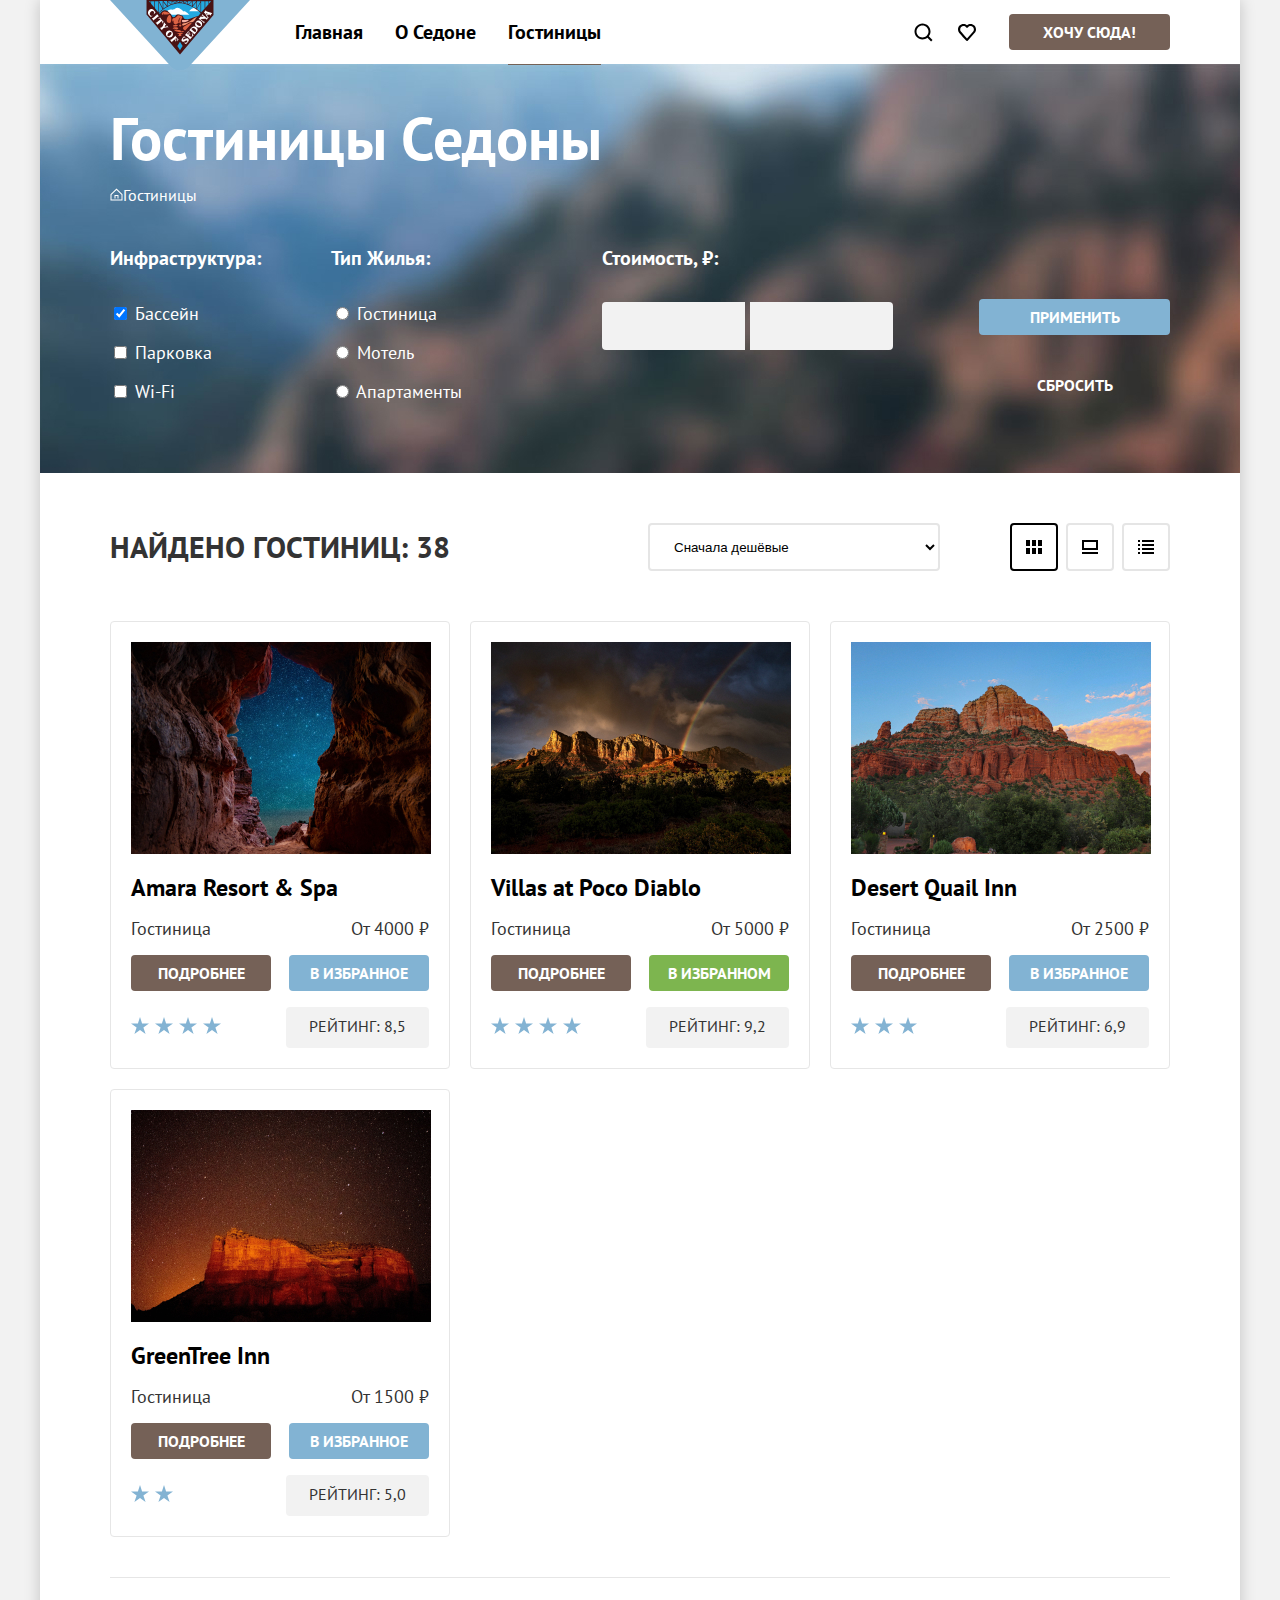
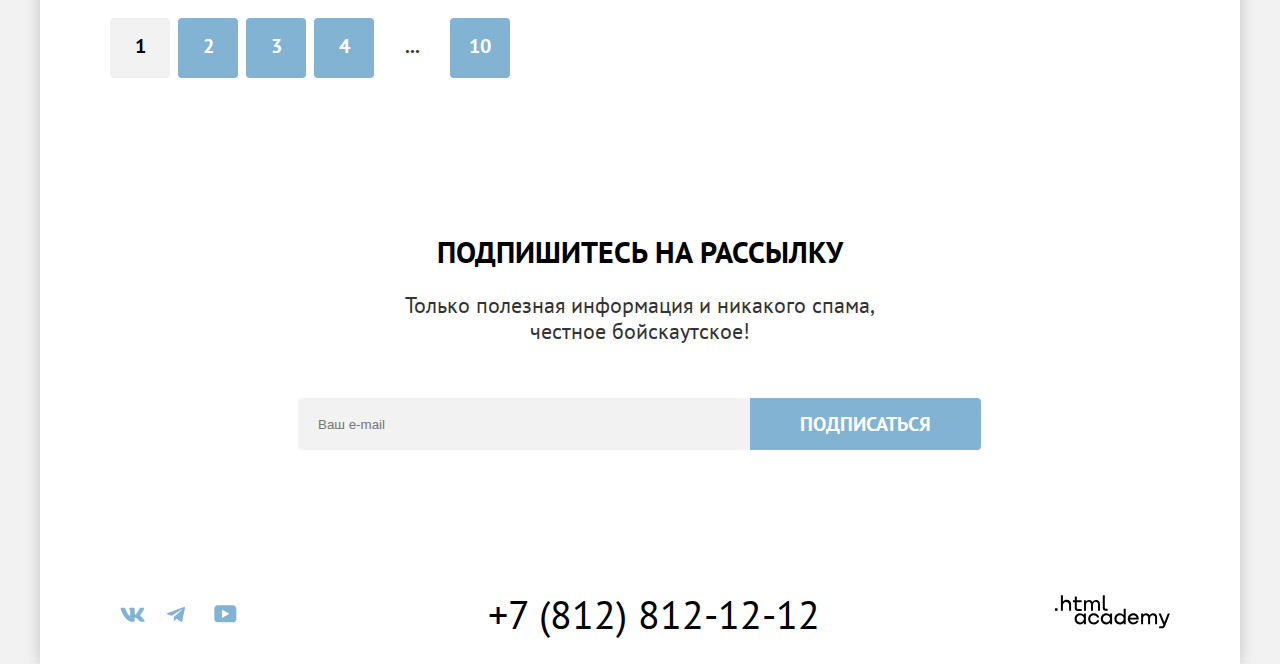
<file: 6/catolog.html>
<!DOCTYPE html>
<html lang="ru">

  <head>
    <meta charset="UTF-8" />
    <meta http-equiv="X-UA-Compatible" content="IE=edge" />
    <meta name="viewport" content="width=device-width, initial-scale=1.0" />
    <title>Седона</title>
    <link rel="stylesheet" href="styles/styles.css">
    <base href="https://htmlacademy-htmlcss.github.io/2068237-sedona-36/6/">
</head>

  <body>
    <div class="page-container">
    <!-- Header -->

      <header class="page-header">
        <a class="header-logo" href="index.html">
          <img src="images/header/logo.svg" width="140" height="70" alt="Логотип Седона" />
        </a>

        <!-- Page-navigation -->

        <nav class="page-navigation">
          <ul class="page-navigation-list list-none">
            <li class="page-navigation-item">
              <a class="page-navigation-link" href="index.html">Главная</a>
            </li>
            <li class="page-navigation-item">
              <a class="page-navigation-link" href="#">О Седоне</a>
            </li>
            <li class="page-navigation-item">
              <a class="page-navigation-link" >Гостиницы</a>
            </li>
          </ul>
        </nav>

        <!-- User-navigation -->

        <nav class="user-navigation">
          <ul class="user-navigation-list list-none">
            <li class="user-navigation-item">
              <a class="user-navigation-link" href="#">
                <img class="user-navigation-img" src="images/header/search.svg">
                <span class="visually-hidden">Поиск</span>
              </a>
            </li>
            <li class="user-navigation-item">
              <a class="user-navigation-link" href="#">
                <img  class="user-navigation-img" src="images/header/favorite.svg">
                <span class="visually-hidden">Избранное</span>
                <span class="notification-badge visually-hidden">12</span>
              </a>
            </li>
            <li class="user-navigation-item">
              <a class="popup" href="#"> Хочу сюда! </a>
            </li>
          </ul>
        </nav>

      </header>
    <!-- Main -->

    <main class="catolog-main">
      <div class="catolog-main-container">
        <header class="catolog-main-header">
          <h1 class="catolog-main-header-title">Гостиницы Седоны</h1>
          <ul class="header-breadcrubs-list list-none">
            <li class="header-breadcrubs-item">
              <a class="header-breadcrubs-link">
                <span class="visually-hidden">Главная</span>
                <img src="images/catolog/filter/home-main.svg" alt="Иконка дома" >
              </a>
            </li>

            <li class="header-breadcrubs-item">
              <a class="header-breadcrubs-link"> Гостиницы </a>
            </li>
          </ul>
        </header>

        <!--Catolog-main-filter-->

        <section class="catolog-main-filter">
          <!--Left-filter-->


            <form class="catalog-form-filter" action="https://echo.htmlacademy.ru/" method="get">
              <!--checkbox-->

              <fieldset class="catalog-form-filter-group">
                <legend class="catalog-form-filter-title">Инфраструктура:</legend>
                <ul class="catalog-filter-list list-none">
                  <li class="catalog-filter-item">
                    <label class="check">
                      <input type="checkbox" checked >
                      <span class="check-box">Бассейн</span>
                    </label>
                  </li>
                  <li class="catalog-filter-item">
                    <label class="check">
                      <input class="check-input" type="checkbox" >
                      <span class="check-box">Парковка</span>
                    </label>
                  </li>
                  <li class="catalog-filter-item">
                    <label class="check">
                      <input class="check-input" type="checkbox" >
                      <span class="check-box">Wi-Fi</span>
                    </label>
                  </li>
                </ul>
              </fieldset>

              <!--radio-->

              <fieldset class="catalog-form-filter-group">
                <legend class="catalog-form-filter-title">Тип Жилья:</legend>
                <ul class="catalog-filter-list list-none">
                  <li class="catalog-filter-item">
                    <label>
                      <input class="real-radio" type="radio" name="group-radio" />
                      <span class="custom-radio">Гостиница</span>

                    </label>
                  </li>
                  <li class="catalog-filter-item">
                    <label>
                      <input class="real-radio" type="radio" name="group-radio" />
                      <span class="custom-radio">Мотель</span>

                    </label>
                  </li>
                  <li class="catalog-filter-item">
                    <label>
                      <input class="real-radio" type="radio" name="group-radio" />
                      <span class="custom-radio">Апартаменты</span>

                    </label>
                  </li>
                </ul>
              </fieldset>


                <fieldset class="catalog-form-filter-group catalog-price-form">
                  <legend class="catalog-form-filter-title">Стоимость, ₽:</legend>

                  <div class="main-price">
                    <label>
                    <input type="text"   class="main-price-for" name="main-price" id="main-price" required />
                    <input type="text"    class="main-price-to" name="main-price" id="main-price-to" required />
                  </label>
                  </div>
                </fieldset>


            <div class="main-buttons">
              <button class="btn submit-button" type="submit">Применить</button>
              <button class="btn bt-reset" type="reset">Сбросить</button>
            </div>
          </form>
        </section>
        </div>

      <!--Catalog-sorting-->

      <section class="catalog-sorting">


        <div class="catalog-sorting-wrapper">


          <h2 class="catalog-hotels-found">Найдено гостиниц: 38</h2>

          <!--Drop-menu-->


            <select class="select-control" aria-label="Сортировка">
              <option value="cheap">Сначала дешёвые</option>
              <option value="expensive">Сначала дорогие</option>
              <option value="popular">Сначала популярные</option>
            </select>

          <!--Card-show-->

          <div class="show-button">
            <a href="#" class="show-button-link active">
              <img src="images/catolog/sort/card.svg" alt="">
              <span class="visually-hidden">Показать карточки</span>
            </a>
            <a href="#" class="show-button-link" >
              <img src="images/catolog/sort/card-2.svg" alt="">
              <span class="visually-hidden">Показать карточки</span>
            </a>
            <a href="#" class="show-button-link">
              <img src="images/catolog/sort/сard-list.svg" alt="">
              <span class="visually-hidden">Показать списком</span>
            </a>
          </div>
        </div>
      </section>

      <!--Hotel-catolog-->

      <section class="hotel-catolog">
        <h2 class="visually-hidden">Каталог гостиниц</h2>

        <ul class="hotel-list list-none">
          <li class="hotel-item">
            <a class="hotel-card-link" href="#">
              <img class="hotel-card-image" src="images/catolog/hotels/amara-resort-spa.jpg" width: 300px; height:
                212px; alt="Фото гостиницы" >
              <h3 class="hotel-card-title">Amara Resort & Spa</h3>
            </a>
            <div class="hotel-price">
              <span class="hotel-card-type">Гостиница</span>
              <span class="hotel-card-price">От 4000 ₽</span>
            </div>
            <div class="catalog-buttons">
              <button class="hotel-card-button-more btn" href="#">Подробнее</button>
              <button class="hotel-card-button-favourites btn" href="#">В избранное</button>
            </div>

            <div class="reting-star">
              <div class="rating-stars-list">
                <img src="images/catolog/hotels/stars/four-stars.svg" width: 140px; height: 37px; alt="4 звезды">
              </div>
              <span class="rating-text">Рейтинг: 8,5</span>
            </div>
          </li>

          <li class="hotel-item">
            <a class="hotel-card-link" href="#">
              <img class="hotel-card-image" src="images/catolog/hotels/villas-at-poco-diablo.jpg" width: 300px; height:
                212px; alt="Фото гостиницы" />
              <h3 class="hotel-card-title">Villas at Poco Diablo</h3>
            </a>
            <div class="hotel-price">
              <span class="hotel-card-type">Гостиница</span>
              <span class="hotel-card-price">От 5000 ₽</span>
            </div>
            <div class="catalog-buttons">
              <button class="hotel-card-button-more btn" href="#">Подробнее</button>
              <button class="hotel-card-button-favourites active btn" href="#">В избранном</button>
            </div>
            <div class="reting-star">
              <div class="rating-stars-list">
                <img src="images/catolog/hotels/stars/four-stars.svg" width: 140px; height: 37px; alt="4 звезды">
              </div>
              <span class="rating-text">Рейтинг: 9,2</span>
            </div>
          </li>

          <li class="hotel-item">
            <a class="hotel-card-link" href="#">
              <img class="hotel-card-image" src="images/catolog/hotels/desert-quail-inn.jpg" width: 300px; height:
                212px; alt="Фото гостиницы" />
              <h3 class="hotel-card-title">Desert Quail Inn</h3>
            </a>
            <div class="hotel-price">
              <span class="hotel-card-type">Гостиница</span>
              <span class="hotel-card-price">От 2500 ₽</span>
            </div>
            <div class="catalog-buttons">
              <button class="hotel-card-button-more btn" href="#">Подробнее</button>
              <button class="hotel-card-button-favourites btn" href="#">В избранное</button>
            </div>
            <div class="reting-star">
              <div class="rating-stars-list">
                <img src="images/catolog/hotels/stars/three-stars.svg" width: 140px; height: 37px; alt="3 звезды">
              </div>
              <span class="rating-text">Рейтинг: 6,9</span>
            </div>
          </li>

          <li class="hotel-item">
            <a class="hotel-card-link" href="#">
              <img class="hotel-card-image" src="images/catolog/hotels/green-tree-inn.jpg" width: 300px; height:
                212px; alt="Фото гостиницы" />
              <h3 class="hotel-card-title">GreenTree Inn</h3>
            </a>
            <div class="hotel-price">
            <span class="hotel-card-type">Гостиница</span>
            <span class="hotel-card-price">От 1500 ₽</span>
            </div>
            <div class="catalog-buttons">
              <button class="hotel-card-button-more btn" href="#">Подробнее</button>
              <button class="hotel-card-button-favourites btn" href="#">В избранное</button>
            </div>
            <div class="reting-star">
              <div class="rating-stars-list">
                <img src="images/catolog/hotels/stars/two-stars.svg" width: 140px; height: 37px; alt="2 звезды">
              </div>
              <span class="rating-text">Рейтинг: 5,0</span>
            </div>
          </li>
        </ul>
        <div class="pagination-container">
          <ul class="pagination  list-none">
            <li class="pagination-item">
              <a class="pagination-link active">1</a>
            </li>
            <li class="pagination-item">
              <a class="pagination-link" href="#">2</a>
            </li>
            <li class="pagination-item">
              <a class="pagination-link" href="#">3</a>
            </li>
            <li class="pagination-item">
              <a class="pagination-link" href="#">4</a>
            </li>
            <li class="pagination-item">
              <a>...</a>
            </li>
            <li class="pagination-item">
              <a class="pagination-link" href="#">10</a>
            </li>
          </ul>
        </div>
      </section>

      <!--Subscribe-->

      <section class="subscribe-catolog">
        <h2 class="subscribe-catolog-title">Подпишитесь на рассылку</h2>
        <p class="subscribe-subtitle">
          Только полезная информация и никакого спама,<br> честное бойскаутское!
        </p>
        <form class="subscribe-form" action="https://echo.htmlacademy.ru" method="post">
          <label for="subscribe-form-user visually-hidden" for="email"></label>
            <input class="subscribe-form-text" type="email" id="subscribe-form-user" name="user-email"
              placeholder="Ваш e-mail" required />
            <button class="subscribe-form-button" type="submit">
              Подписаться
            </button>

        </form>
      </section>
    </main>


    <!-- Footer -->

    <footer class="page-footer">
      <section class="page-footer-social">
        <h2 class="visually-hidden">Социальные сети</h2>
        <ul class="page-footer-social-list list-none">
          <li class="page-footer-social-item">
            <a class="page-footer-social-link" href="https://vk.com/htmlacademy">
              <h3 class="visually-hidden">ВКонтакте</h3>
              <img src="images/footer/vk-image-link.svg">
            </a>
          </li>

          <li class="page-footer-social-item">
            <a class="page-footer-social-link" href="https://te.me/htmlacademy">
              <h3 class="visually-hidden">Телеграм</h3>
              <img src="images/footer/telegram-image-link.svg">
            </a>
          </li>

          <li class="page-footer-social-item">
            <a class="page-footer-social-link" href="https://www.youtube.com/user/htmlacademyru">
              <h3 class="visually-hidden">Ютюб</h3>
              <img src="images/footer/youtube-image-link.svg">
            </a>
          </li>
        </ul>
      </section>
      <section class="page-footer-phone">
        <h2 class="visually-hidden">Телефон</h2>
        <a class="page-footer-phone-link" href="tel:+78128121212">+7 (812) 812-12-12</a>
      </section>
      <section class="page-footer-academy">
        <h2 class="visually-hidden">html academy</h2>
        <a class="page-footer-academy-link" href="https://htmlacademy.ru">
          <img src="images/footer/html-academy.svg" alt="Логотип html academy" >
        </a>
      </section>
    </footer>
  </div>
  </body>

</html>
</file>
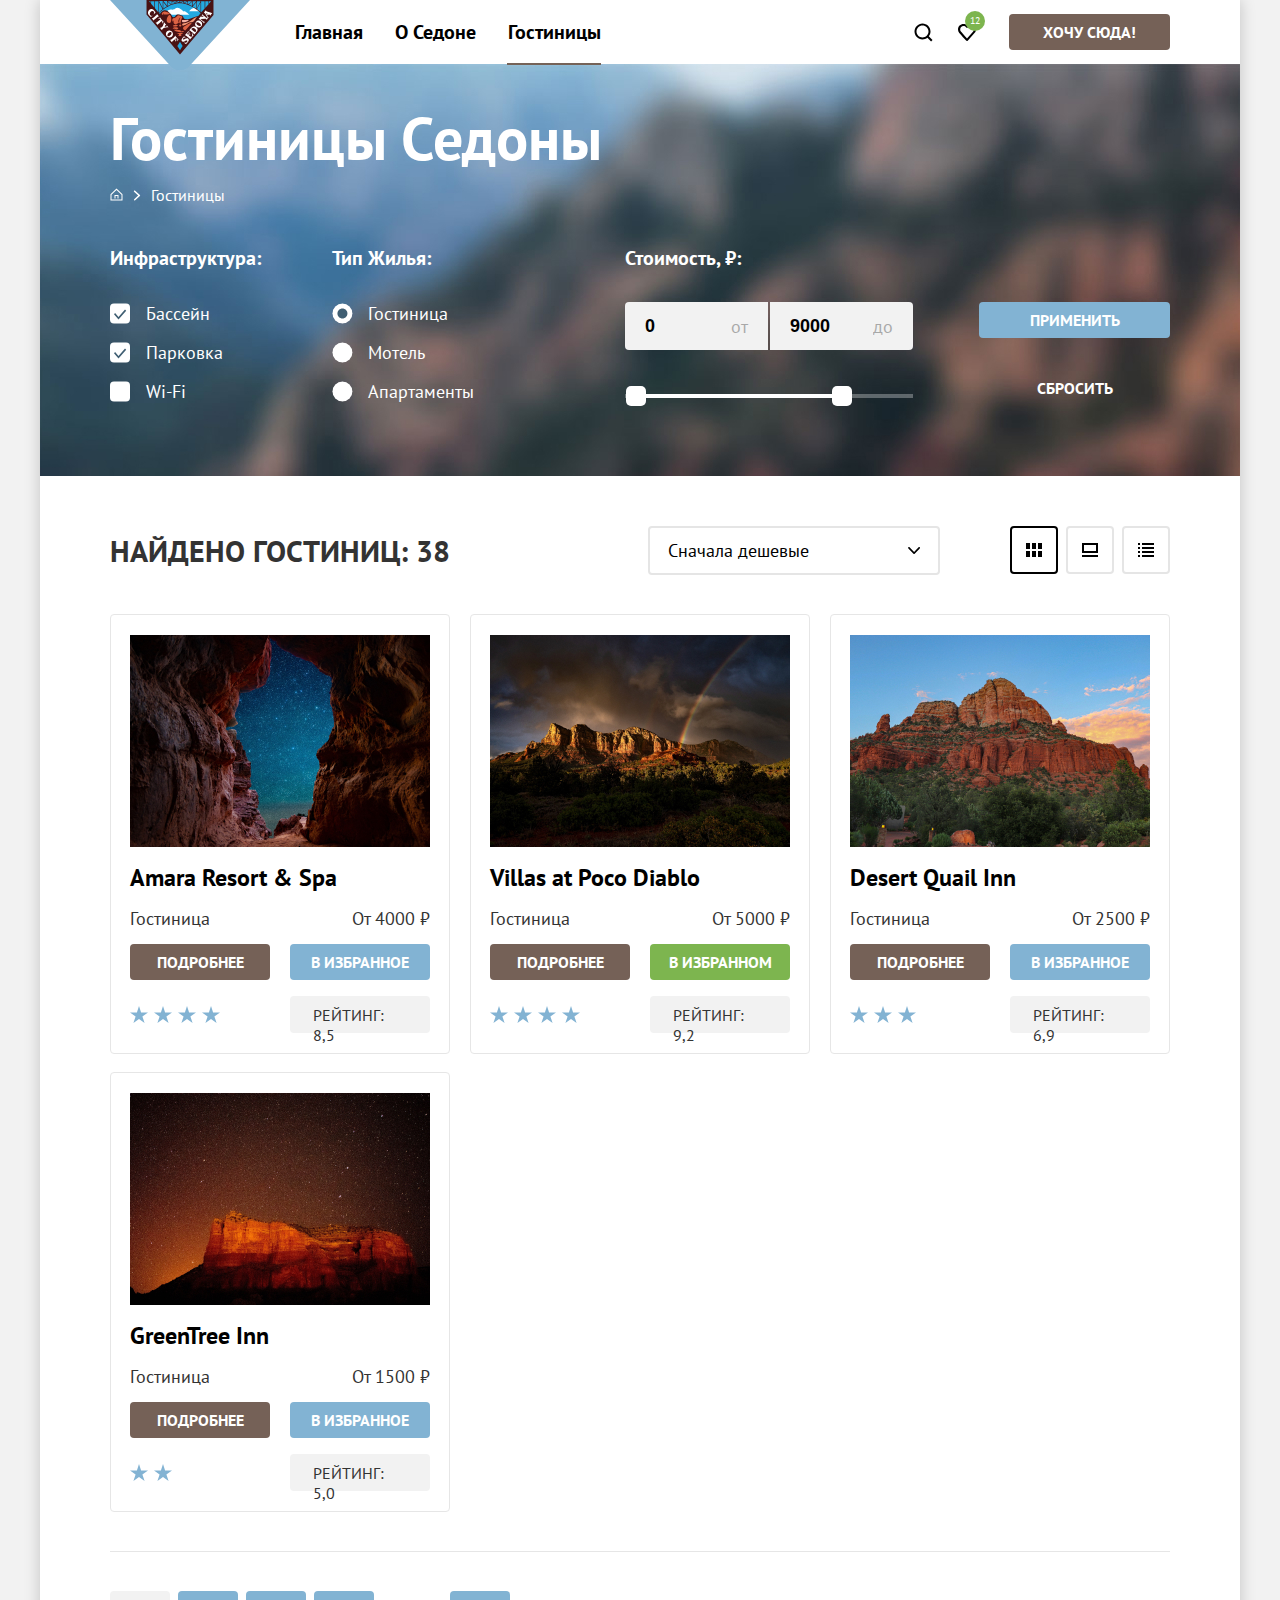
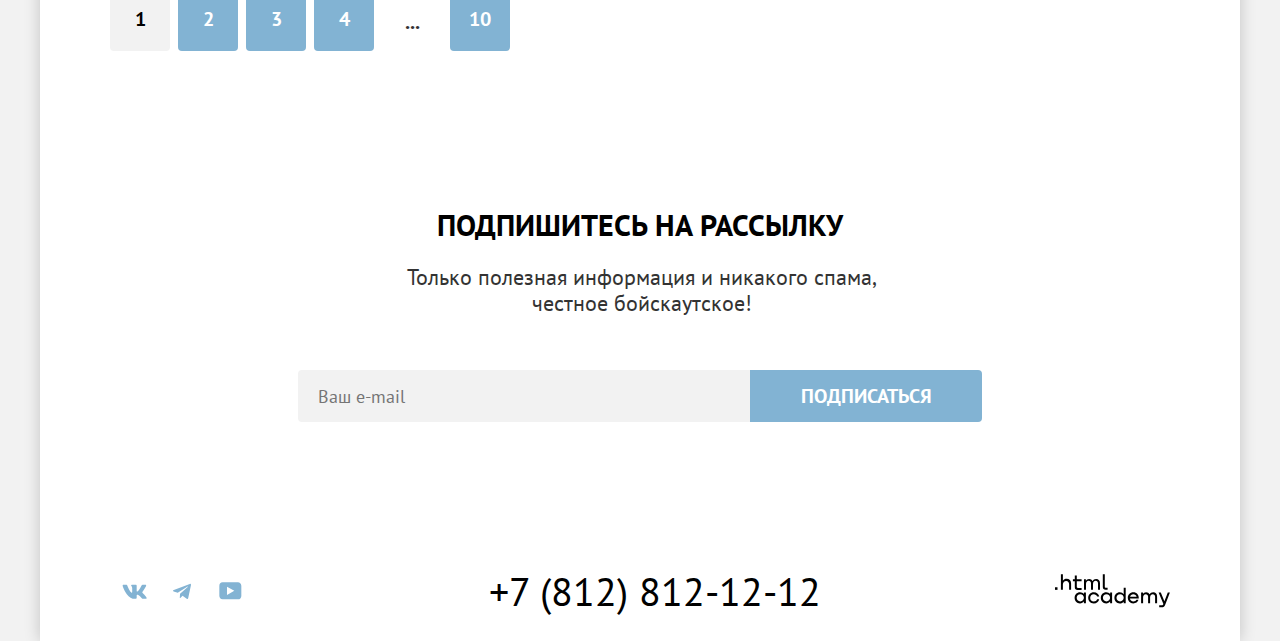
<file: 7/catolog.html>
<!DOCTYPE html>
<html lang="ru">

  <head>
    <meta charset="UTF-8" />
    <meta http-equiv="X-UA-Compatible" content="IE=edge" />
    <meta name="viewport" content="width=device-width, initial-scale=1.0" />
    <title>Седона</title>
    <link rel="stylesheet" href="styles/styles.css">
    <link rel="icon" href="favicon.ico">
    <link rel="icon" type="image/png" sizes="32x32" href="images/favicon.png">
    <base href="https://htmlacademy-htmlcss.github.io/2068237-sedona-36/7/">
</head>

  <body>
    <div class="page-container">
      <!-- Header -->

      <header class="page-header">
        <a class="header-logo" href="index.html">
          <img src="images/header/logo.svg" width="140" height="70" alt="Логотип Седона" />
        </a>

        <!-- Page-navigation -->

        <nav class="page-navigation">
          <ul class="page-navigation-list list-none">
            <li class="page-navigation-item">
              <a class="page-navigation-link" href="index.html">Главная</a>
            </li>
            <li class="page-navigation-item">
              <a class="page-navigation-link" href="#">О Седоне</a>
            </li>
            <li class="page-navigation-item  page-navigation-link-now">
              <a class="page-navigation-link ">Гостиницы</a>
            </li>
          </ul>
        </nav>

        <!-- User-navigation -->

        <nav class="user-navigation">
          <ul class="user-navigation-list list-none">
            <li class="user-navigation-item">
              <a class="user-navigation-link" href="#">
                <svg role="img" aria-label="Поиск" xmlns="http://www.w3.org/2000/svg" width="19" height="19" viewBox="0 0 19 19" fill="none">
                  <path
                    d="M18.5 17.0083L14.8 13.3287C15.8 12.0359 16.5 10.3453 16.5 8.4558C16.5 4.08011 12.9 0.5 8.5 0.5C4.1 0.5 0.5 4.17956 0.5 8.55525C0.5 12.9309 4.1 16.511 8.5 16.511C10.3 16.511 12 15.9144 13.4 14.8204L17.1 18.5L18.5 17.0083ZM8.5 14.5221C5.2 14.5221 2.5 11.837 2.5 8.55525C2.5 5.27348 5.2 2.5884 8.5 2.5884C11.8 2.5884 14.5 5.27348 14.5 8.55525C14.5 11.837 11.8 14.5221 8.5 14.5221Z"
                    fill="black" />
                </svg>
                <span class="visually-hidden">Поиск</span>
              </a>
            </li>
            <li class="user-navigation-item">
              <a class="user-navigation-link numder-favorite" href="#">
                <svg role="img" aria-label="Избранное" xmlns="http://www.w3.org/2000/svg" width="18" height="17" viewBox="0 0 18 17" fill="none">
                  <path
                    d="M8.9 17C8.6 17 8.3 16.9 8.1 16.6C2.7 10.5 1.4 9.1 1.1 8.7C0.4 7.8 0 6.6 0 5.4C0 2.4 2.4 0 5.5 0C6.8 0 8 0.5 9 1.3C10 0.5 11.3 0 12.5 0C15.5 0 18 2.4 18 5.4C18 6.7 17.5 7.9 16.7 8.8L9.7 16.7C9.5 16.9 9.3 17 8.9 17ZM2.9 7.5C3.2 7.9 6.4 11.5 9 14.4L15.2 7.4C15.7 6.9 15.9 6.2 15.9 5.4C15.9 3.6 14.4 2.1 12.6 2.1C11.6 2.1 10.6 2.6 9.9 3.4C9.6 3.7 9.3 3.8 9 3.8C8.7 3.8 8.4 3.6 8.2 3.4C7.5 2.6 6.5 2.1 5.5 2.1C3.7 2.1 2.2 3.6 2.2 5.4C2.1 6.3 2.5 7 2.9 7.5C2.8 7.5 2.8 7.5 2.9 7.5Z"
                    fill="black" />
                </svg>
                <span class="visually-hidden">Избранное</span>
                <span class="notification-badge "></span>
              </a>
            </li>
            <li class="user-navigation-item">
              <a class="popup" href="#"> Хочу сюда! </a>
            </li>
          </ul>
        </nav>

      </header>
      <!-- Main -->

      <main class="catolog-main">
        <div class="catolog-main-container">
          <header class="catolog-main-header">
            <h1 class="catolog-main-header-title">Гостиницы Седоны</h1>
            <ul class="header-breadcrubs-list list-none">
              <li class="header-breadcrubs-item">
                <a class="header-breadcrubs-link" href="index.html">
                  <span class="visually-hidden">Главная</span>
                  <img src="images/catolog/filter/home-main.svg" alt="Иконка дома">
                </a>
              </li>

              <li class="header-breadcrubs-item">
                <a class="header-breadcrubs-link"> Гостиницы </a>
              </li>
            </ul>
          </header>

          <!--Catolog-main-filter-->

          <section class="catolog-main-filter">
            <!--Left-filter-->


            <form class="catalog-form-filter" action="https://echo.htmlacademy.ru/" method="get">
              <!--checkbox-->

              <fieldset class="catalog-form-filter-group type-infrastructure">
                <legend class="catalog-form-filter-title">Инфраструктура:</legend>
                <ul class="catalog-filter-list list-none">
                  <li class="catalog-filter-item">
                    <label class="check">
                      <input aria-label="Выбрать бассейн" class="check-input" type="checkbox"  checked>
                      <span class="check-box-icon"></span>
                      <span class="check-box">Бассейн</span>
                    </label>
                  </li>
                  <li class="catalog-filter-item">
                    <label class="check">
                      <input aria-label="Выбрать парковку" class="check-input" type="checkbox" checked>
                      <span class="check-box-icon"></span>
                      <span class="check-box">Парковка</span>
                    </label>
                  </li>
                  <li class="catalog-filter-item">
                    <label class="check">
                      <input aria-label="Выбрать Wi-Fi" class="check-input" type="checkbox" >
                      <span class="check-box-icon"></span>
                      <span class="check-box">Wi-Fi</span>
                    </label>
                  </li>
                </ul>
              </fieldset>

              <!--radio-->

              <fieldset class="catalog-form-filter-group type-home">
                <legend class="catalog-form-filter-title">Тип Жилья:</legend>
                <ul class="catalog-filter-list list-none">
                  <li class="catalog-filter-item">
                    <label class="radio-check">
                      <input aria-label="Выбрать гостиницу как тип жилья" class="real-radio" type="radio" name="group-radio" checked/>
                      <span class="raido-check-box-icon"></span>
                      <span class="custom-radio">Гостиница</span>

                    </label>
                  </li>
                  <li class="catalog-filter-item">
                    <label class="radio-check">
                      <input aria-label="Выбрать мотель как тип жилья" class="real-radio" type="radio" name="group-radio" />
                      <span class="raido-check-box-icon"></span>
                      <span class="custom-radio">Мотель</span>

                    </label>
                  </li>
                  <li class="catalog-filter-item">
                    <label class="radio-check">
                      <input aria-label="Выбрать апартаменты как тип жилья" class="real-radio" type="radio" name="group-radio" />
                      <span class="raido-check-box-icon"></span>
                      <span class="custom-radio">Апартаменты</span>

                    </label>
                  </li>
                </ul>
              </fieldset>


              <fieldset class="catalog-form-filter-group catalog-price-form">
                <legend class="catalog-form-filter-title">Стоимость, ₽:</legend>

                <div class="main-price">
                  <label class="main-price-wrapper">

                    <input aria-label="Указать цену от скольки" type="text" class="main-price-for" name="main-price" id="main-price" placeholder="0" required />
                    <span class="main-price-for-placeholder">от</span>
                  </label>

                    <label class="main-price-wrapper">
                    <input aria-label="Указать цену до скольки" type="text" class="main-price-to" name="main-price" id="main-price-to" placeholder="9000" required />
                    <span class="main-price-to-placeholder">до</span>

                  </label>
                </div>
                <div class="range-scale">
                  <div class="range-bar" style="left: 12px; width: 197px;">
                    <button class="range-toggle toggle-min">
                      <span class="visually-hidden">Изменить минимальную цену.</span>
                    </button>
                    <button class="range-toggle toggle-max">
                      <span class="visually-hidden">Изменить максимальную цену.</span>
                    </button>
                  </div>
                </div>
              </fieldset>


              <div class="main-buttons">
                <button class="btn submit-button" type="submit">Применить</button>
                <button class="btn btn-reset" type="reset">Сбросить</button>
              </div>
            </form>
          </section>
        </div>

        <!--Catalog-sorting-->



        <!--Hotel-catolog-->

        <section class="hotel-catolog">
          <div class="catalog-sorting-wrapper">


            <h2 class="catalog-hotels-found">Найдено гостиниц: 38</h2>

            <!--Drop-menu-->


            <select class="select-control" aria-label="Сортировка">
              <option value="cheap">Сначала дешeвые</option>
              <option value="expensive">Сначала дорогие</option>
              <option value="popular">Сначала популярные</option>
            </select>

            <!--Card-show-->

            <div class="show-button">
              <a href="#" class="show-button-link active">
                <img src="images/catolog/sort/card.svg" alt="">
                <span class="visually-hidden">Показать карточками</span>
              </a>
              <a href="#" class="show-button-link">
                <img src="images/catolog/sort/card-2.svg" alt="">
                <span class="visually-hidden">Показать книгой</span>
              </a>
              <a href="#" class="show-button-link">
                <img src="images/catolog/sort/сard-list.svg" alt="">
                <span class="visually-hidden">Показать списком</span>
              </a>
            </div>
          </div>
          <h2 class="visually-hidden">Каталог гостиниц</h2>

          <ul class="hotel-list list-none">
            <li class="hotel-item">
              <a class="hotel-card-link" href="#">
                <img class="hotel-card-image" src="images/catolog/hotels/amara-resort-spa.jpg" width="300" height="212" alt="">
                <h3 class="hotel-card-title">Amara Resort & Spa</h3>
              </a>
              <div class="hotel-card-wrapper">

                <span class="hotel-card-type">Гостиница</span>
                <span class="hotel-card-price">От 4000 ₽</span>


                <button type="button" class="hotel-card-button-more btn" >Подробнее</button>
                <button type="button" class="hotel-card-button-favourites btn" >В избранное</button>



                <div class="rating-stars-list">
                  <img src="images/catolog/hotels/stars/four-stars.svg" width="140" height="37" alt="4 звезды">
                </div>
                <span class="rating-text">Рейтинг: 8,5</span>

            </div>
            </li>

            <li class="hotel-item">
              <a class="hotel-card-link" href="#">
                <img class="hotel-card-image" src="images/catolog/hotels/villas-at-poco-diablo.jpg" width="300" height="212" alt="" />
                <h3 class="hotel-card-title">Villas at Poco Diablo</h3>
              </a>
              <div class="hotel-card-wrapper">

                <span class="hotel-card-type">Гостиница</span>
                <span class="hotel-card-price">От 5000 ₽</span>


                <button type="button" class="hotel-card-button-more btn" >Подробнее</button>
                <button type="button" class="hotel-card-button-favourites active_bottom btn" >В избранном</button>


                <div class="rating-stars-list">
                  <img src="images/catolog/hotels/stars/four-stars.svg" width="140" height="37" alt="4 звезды">
                </div>
                <span class="rating-text">Рейтинг: 9,2</span>

            </div>
            </li>

            <li class="hotel-item">
              <a class="hotel-card-link" href="#">
                <img class="hotel-card-image" src="images/catolog/hotels/desert-quail-inn.jpg" width="300" height="212"
                  alt="" />
                <h3 class="hotel-card-title">Desert Quail Inn</h3>
              </a>
              <div class="hotel-card-wrapper">

                <span class="hotel-card-type">Гостиница</span>
                <span class="hotel-card-price">От 2500 ₽</span>


                <button type="button" class="hotel-card-button-more btn" >Подробнее</button>
                <button type="button" class="hotel-card-button-favourites btn">В избранное</button>


                <div class="rating-stars-list">
                  <img src="images/catolog/hotels/stars/three-stars.svg" width="140" height="37" alt="3 звезды">
                </div>
                <span class="rating-text">Рейтинг: 6,9</span>

            </div>
            </li>

            <li class="hotel-item">
              <a class="hotel-card-link" href="#">
                <img class="hotel-card-image" src="images/catolog/hotels/green-tree-inn.jpg" width="300" height="212"
                  alt="" />
                <h3 class="hotel-card-title">GreenTree Inn</h3>
              </a>
              <div class="hotel-card-wrapper">

                <span class="hotel-card-type">Гостиница</span>
                <span class="hotel-card-price">От 1500 ₽</span>


                <button type="button" class="hotel-card-button-more btn" >Подробнее</button>
                <button type="button" class="hotel-card-button-favourites btn" >В избранное</button>


                <div class="rating-stars-list">
                  <img src="images/catolog/hotels/stars/two-stars.svg" width="140" height="37" alt="2 звезды">
                </div>
                <span class="rating-text">Рейтинг: 5,0</span>

            </div>
            </li>
          </ul>
          <div class="pagination-container">
            <ul class="pagination  list-none">
              <li class="pagination-item">
                <a class="pagination-link active">1</a>
              </li>
              <li class="pagination-item">
                <a class="pagination-link" href="#">2</a>
              </li>
              <li class="pagination-item">
                <a class="pagination-link" href="#">3</a>
              </li>
              <li class="pagination-item">
                <a class="pagination-link" href="#">4</a>
              </li>
              <li class="pagination-item">
                <a class="pagination-page-more">...</a>
              </li>
              <li class="pagination-item">
                <a class="pagination-link" href="#">10</a>
              </li>
            </ul>
          </div>
        </section>

        <!--Subscribe-->

        <section class="subscribe-catolog">
          <h2 class="subscribe-catolog-title">Подпишитесь на рассылку</h2>
          <p class="subscribe-subtitle">
            Только полезная информация и никакого спама,<br> честное бойскаутское!
          </p>
          <form class="subscribe-form" action="https://echo.htmlacademy.ru" method="post">
            <label for="subscribe-form-user" ></label>
            <input aria-label="Майл для подписки на рассылку" class="subscribe-form-text" type="email" id="subscribe-form-user" name="user-email"
              placeholder="Ваш e-mail" required />
            <button class="subscribe-form-button" type="submit">
              Подписаться
            </button>

          </form>
        </section>
      </main>


      <!-- Footer -->

      <footer class="page-footer">
        <section class="page-footer-social">
          <h2 class="visually-hidden">Социальные сети</h2>
          <ul class="page-footer-social-list list-none">
            <li class="page-footer-social-item">
              <a class="page-footer-social-link" href="https://vk.com/htmlacademy">
                <h3 class="visually-hidden">ВКонтакте</h3>
                <svg xmlns="http://www.w3.org/2000/svg" width="25" height="15" viewBox="0 0 25 15" fill="none">
                  <path fill-rule="evenodd" clip-rule="evenodd"
                    d="M24.1164 1.80445C24.2824 1.25845 24.1164 0.856445 23.3214 0.856445H20.6964C20.0284 0.856445 19.7204 1.20345 19.5534 1.58645C19.5534 1.58645 18.2184 4.78245 16.3274 6.85845C15.7154 7.46045 15.4374 7.65145 15.1034 7.65145C14.9364 7.65145 14.6854 7.46045 14.6854 6.91345V1.80445C14.6854 1.14845 14.5014 0.856445 13.9454 0.856445H9.81738C9.40038 0.856445 9.14938 1.16045 9.14938 1.44945C9.14938 2.07045 10.0954 2.21445 10.1924 3.96245V7.76045C10.1924 8.59345 10.0394 8.74444 9.70538 8.74444C8.81538 8.74444 6.65038 5.53345 5.36538 1.85945C5.11638 1.14445 4.86438 0.856445 4.19338 0.856445H1.56638C0.816382 0.856445 0.666382 1.20345 0.666382 1.58645C0.666382 2.26845 1.55638 5.65645 4.81138 10.1374C6.98138 13.1974 10.0364 14.8564 12.8194 14.8564C14.4884 14.8564 14.6944 14.4884 14.6944 13.8534V11.5404C14.6944 10.8034 14.8524 10.6564 15.3814 10.6564C15.7714 10.6564 16.4384 10.8484 17.9964 12.3234C19.7764 14.0724 20.0694 14.8564 21.0714 14.8564H23.6964C24.4464 14.8564 24.8224 14.4884 24.6064 13.7604C24.3684 13.0364 23.5184 11.9854 22.3914 10.7384C21.7794 10.0284 20.8614 9.26345 20.5824 8.88045C20.1934 8.38945 20.3044 8.17044 20.5824 7.73345C20.5824 7.73345 23.7824 3.30745 24.1154 1.80445H24.1164Z"
                    fill="#83B3D3" />
                </svg>
              </a>
            </li>

            <li class="page-footer-social-item">
              <a class="page-footer-social-link" href="https://te.me/htmlacademy">
                <h3 class="visually-hidden">Телеграм</h3>
                <svg xmlns="http://www.w3.org/2000/svg" width="18" height="16" viewBox="0 0 18 16" fill="none">
                  <path
                    d="M16.785 0.955705L0.840489 7.1042C-0.247661 7.54126 -0.241365 8.14828 0.640845 8.41897L4.73445 9.69597L14.2058 3.72014C14.6537 3.44766 15.0629 3.59424 14.7265 3.89281L7.05283 10.8183H7.05103L7.05283 10.8192L6.77045 15.0387C7.18413 15.0387 7.36669 14.8489 7.59871 14.625L9.58705 12.6915L13.7229 15.7464C14.4855 16.1664 15.0332 15.9506 15.2229 15.0405L17.9379 2.2453C18.2158 1.13107 17.5126 0.626562 16.785 0.955705Z"
                    fill="#83B3D3" />
                </svg>
              </a>
            </li>

            <li class="page-footer-social-item">
              <a class="page-footer-social-link" href="https://www.youtube.com/user/htmlacademyru">
                <h3 class="visually-hidden">Ютюб</h3>
                <svg xmlns="http://www.w3.org/2000/svg" width="23" height="18" viewBox="0 0 23 18" fill="none">
                  <path
                    d="M18.9402 0.356445H3.50738C1.64668 0.356445 0.333252 1.9502 0.333252 3.75645V13.8502C0.333252 15.7627 1.64668 17.3564 3.50738 17.3564H19.1591C20.8009 17.3564 22.3333 15.7627 22.3333 13.9564V3.75645C22.1143 1.9502 20.8009 0.356445 18.9402 0.356445ZM7.99494 12.8939V4.81894L15.3283 8.85645L7.99494 12.8939Z"
                    fill="#83B3D3" />
                </svg>
              </a>
            </li>
          </ul>
        </section>
        <section class="page-footer-phone">
          <h2 class="visually-hidden">Телефон</h2>
          <a class="page-footer-phone-link" href="tel:+78128121212">+7 (812) 812-12-12</a>
        </section>
        <section class="page-footer-academy">
          <h2 class="visually-hidden">html academy</h2>
          <a class="page-footer-academy-link" href="https://htmlacademy.ru">
            <svg xmlns="http://www.w3.org/2000/svg" width="115" height="34" viewBox="0 0 115 34" fill="none">
              <path d="M0 13.2564V15.8564H2.5V13.2564H0Z" fill="black" />
              <path
                d="M11.6 4.85645C10 4.85645 8.8 5.55645 8 6.55645H7.9V0.356445H5.9V15.8564H7.9V10.5564C7.9 8.45645 9.2 6.95645 11.2 6.95645C13 6.95645 14.1 8.35645 14.1 10.1564V15.8564H16.1V9.75644C16.2 6.75644 14.3 4.85645 11.6 4.85645Z"
                fill="black" />
              <path
                d="M26.6 5.15645H21.8V1.45645H19.8V5.25645H17.9V7.25645H19.8V13.2564C19.8 14.9564 20.8 15.9564 22.5 15.9564H26.6V13.9564H22.9C22.2 13.9564 21.8 13.5564 21.8 12.8564V7.15645H26.6V5.15645Z"
                fill="black" />
              <path
                d="M41.1 4.95645C39.5 4.95645 38.2 5.75644 37.6 7.05645H37.5C36.9 5.85645 35.7 4.95645 34.1 4.95645C32.7 4.95645 31.6 5.75645 31 6.75645H30.9V5.15645H29V15.7564H31V10.3564C31 8.35645 32 6.85645 33.6 6.85645C35.1 6.85645 36 7.85645 36 9.45645V15.7564H38V10.1564C38 7.75645 39.4 6.85645 40.6 6.85645C42.1 6.85645 43 7.85645 43 9.45645V15.7564H45V9.25644C45.1 6.75644 43.6 4.95645 41.1 4.95645Z"
                fill="black" />
              <path
                d="M47.8 13.0564C47.8 14.7564 48.8 15.7564 50.6 15.7564H52.6V13.7564H50.9C50.2 13.7564 49.8 13.3564 49.8 12.6564V0.356445H47.8V13.0564Z"
                fill="black" />
              <path
                d="M28.9 20.0564C28 18.9564 26.7 18.2564 25 18.2564C21.9 18.2564 19.6 20.5564 19.6 23.8564C19.6 27.1564 21.9 29.4564 25 29.4564C26.8 29.4564 28 28.6564 28.8 27.5564H28.9V29.1564H30.9V18.5564H28.9V20.0564ZM25.3 27.4564C23.1 27.4564 21.7 25.8564 21.7 23.8564C21.7 21.8564 23.1 20.2564 25.3 20.2564C27.5 20.2564 28.9 21.8564 28.9 23.8564C28.9 25.7564 27.5 27.4564 25.3 27.4564Z"
                fill="black" />
              <path
                d="M44.2 22.3564C43.7 19.9564 41.6 18.2564 38.8 18.2564C35.4 18.2564 33.2 20.7564 33.2 23.8564C33.2 26.9564 35.4 29.4564 38.8 29.4564C41.6 29.4564 43.7 27.6564 44.2 25.2564H42.1C41.7 26.5564 40.4 27.5564 38.8 27.5564C36.6 27.5564 35.2 25.9564 35.2 23.9564C35.2 21.9564 36.6 20.3564 38.8 20.3564C40.4 20.3564 41.6 21.3564 42.1 22.5564H44.2V22.3564Z"
                fill="black" />
              <path
                d="M55.1 20.0564C54.2 18.9564 52.9 18.2564 51.2 18.2564C48.1 18.2564 45.8 20.5564 45.8 23.8564C45.8 27.1564 48.1 29.4564 51.2 29.4564C53 29.4564 54.2 28.6564 55 27.5564H55.1V29.1564H57.1V18.5564H55.1V20.0564ZM51.5 27.4564C49.3 27.4564 47.9 25.8564 47.9 23.8564C47.9 21.8564 49.3 20.2564 51.5 20.2564C53.7 20.2564 55.1 21.8564 55.1 23.8564C55.1 25.7564 53.6 27.4564 51.5 27.4564Z"
                fill="black" />
              <path
                d="M68.7 20.1564C67.8 19.0564 66.5 18.2564 64.8 18.2564C61.7 18.2564 59.4 20.5564 59.4 23.8564C59.4 27.1564 61.6 29.4564 64.8 29.4564C66.5 29.4564 67.8 28.6564 68.6 27.6564H68.7V29.1564H70.7V13.7564H68.7V20.1564ZM65.1 27.4564C62.9 27.4564 61.5 25.8564 61.5 23.8564C61.5 21.8564 62.9 20.2564 65.1 20.2564C67.3 20.2564 68.7 21.8564 68.7 23.8564C68.6 25.8564 67.2 27.4564 65.1 27.4564Z"
                fill="black" />
              <path
                d="M78.3 18.2564C75 18.2564 72.8 20.7564 72.8 23.8564C72.8 26.8564 74.9 29.4564 78.3 29.4564C80.8 29.4564 82.8 28.1564 83.5 25.8564H81.4C80.9 26.8564 79.8 27.4564 78.4 27.4564C76.5 27.4564 75.1 26.1564 75 24.5564H83.8C84 20.9564 81.8 18.2564 78.3 18.2564ZM78.3 20.1564C80 20.1564 81.3 21.1564 81.6 22.7564H75.1C75.4 21.2564 76.6 20.1564 78.3 20.1564Z"
                fill="black" />
              <path
                d="M98.2 18.2564C96.6 18.2564 95.3 19.0564 94.6 20.2564H94.5C93.9 19.0564 92.7 18.2564 91.1 18.2564C89.7 18.2564 88.6 18.9564 88 20.0564V18.5564H86.1V29.1564H88.1V23.7564C88.1 21.7564 89.1 20.3564 90.7 20.2564C92.2 20.2564 93.1 21.2564 93.1 22.8564V29.1564H95.1V23.5564C95.1 21.1564 96.5 20.2564 97.7 20.2564C99.2 20.2564 100.1 21.2564 100.1 22.8564V29.1564H102.1V22.6564C102.2 20.0564 100.7 18.2564 98.2 18.2564Z"
                fill="black" />
              <path
                d="M109.4 27.3564L105.8 18.4564H103.6L108.4 30.0564C108.1 30.9564 107.7 31.2564 106.7 31.2564H104.2V33.2564H106.7C108.5 33.2564 109.5 32.4564 110.2 30.6564L114.9 18.4564H112.8L109.4 27.3564Z"
                fill="black" />
            </svg>
          </a>
        </section>
      </footer>
    </div>
  </body>

</html>
</file>
<file: styles/styles.css>
@font-face {
  font-family: "PT Sans";
  font-style: normal;
  font-weight: 400;
  src: url("../fonts/ptsans-400.woff2") format("woff2");
  font-display: swap;
}

@font-face {
  font-family: "PT Sans";
  font-style: normal;
  font-weight: 700;
  src: url("../fonts/ptsans-700.woff2") format("woff2");
  font-display: swap;
}

.visually-hidden {
  position: absolute;
  width: 1px;
  height: 1px;
  margin: -1px;
  border: 0;
  padding: 0;
  white-space: nowrap;
  clip-path: inset(100%);
  clip: rect(0 0 0 0);
  overflow: hidden;
}

html {
  height: 100%;

  background: #f2f2f2;
}

*,
*::before,
*::after {
  box-sizing: border-box;
}

body {
  display: flex;
  flex-direction: column;
  font-family: "PT Sans", "Arial", sans-serif;
  font-weight: 400;
  font-size: 18px;
  line-height: 21px;
  color: #333333;
  min-height: 100%;
  margin: 0;
  background: rgb(242, 242, 242);
}



.header-logo {
  top: 0;
  position: absolute;
}

.page-header {
  color: #000000;
  display: flex;
  padding: 0 70px;
  align-items: center;
  position: relative;
  z-index: 2;
}

.page-container {
  width: 1200px;
  margin: 0 auto;
  min-height: 100vh;
  display: flex;
  flex-direction: column;
  background: RGB(255, 255, 255);
  box-shadow: 0 0 15px rgba(0, 0, 0, 0.2);
}

.page-navigation {
  font-weight: 700;
  font-size: 20px;
  line-height: 24px;
  text-decoration: none;
  text-transform: uppercase;
}

.page-navigation-list {
  display: flex;
  margin: 0;
  margin-left: 169px;
  flex-wrap: wrap;
}

.user-navigation {
  margin-left: auto;
}
.page-navigation-item {
  position: relative;
}

.user-navigation-list {
  display: flex;
  align-items: center;
  flex-wrap: wrap;

  margin: 0;
}

.user-navigation-link {
  display: flex;
  justify-content: center;
  align-items: center;
  width: 44px;
  height: 64px;
}

.numder-favorite::after {
  content: "12";
  background: RGB(125, 181, 79);
  border-radius: 50%;
  min-width: 20px;
  min-height: 20px;
  position: absolute;
  left: 20px;
  top: 11px;
  font-weight: 400;
  font-size: 10px;
  line-height: 10px;
  text-align: center;
  color: RGB(255, 255, 255);
  padding: 5px;
}

.user-navigation-item {
  position: relative;
}

.user-navigation-item .popup {
  margin-left: 20px;
}

.popup:hover {
  background: #615048;
}
.popup:focus {
  background: #615048;
  outline: none;
}
.popup:active {
  background: #756157;
  color: rgba(255, 255, 255, 0.3);
}
.popup:disabled {
  background: #e5e5e5;
}

.hotel-card-button-more:hover {
  background: #615048;
}
.hotel-card-button-more:focus {
  background: #615048;
}
.hotel-card-button-more:active {
  background: #756157;
  color: rgba(255, 255, 255, 0.3);
}
.hotel-card-button-more:disabled {
  background: #e5e5e5;
}

.page-navigation-link {
  font-size: 20px;
  line-height: 24px;
  text-transform: capitalize;
  color: inherit;
  text-decoration: none;
  display: block;
  min-width: 44px;
  padding: 20px 16px;
}
.page-navigation-link-now::before {
  content: "";
  position: absolute;
  left: 15px;
  right: 16px;
  bottom: -1px;
  border: 1px solid rgb(117, 98, 87);
}

.popup {
  background: #756157;
  font-weight: 700;
  border-radius: 4px;
  font-size: 16px;
  line-height: 20px;
  text-decoration: none;
  text-transform: uppercase;
  color: #ffffff;
  display: inline-flex;
  padding: 8px 34px;
}

.main-index{
  flex-grow: 1;
}

.sedona-welcome {
  background-image: url(../images/index/hero/index-background.jpg);
  background-repeat: no-repeat;
  background-size: cover;
  padding-top: 51px;
  background-color: rgba(131, 179, 211, 0.5);
}

.sedona-welcome:after {
  content: "";
  display: block;
  background: url(../images/index/hero/stair.svg);
  background-repeat: no-repeat;

  min-height: 57px;
}

.sedona-welcome-img {
  display: flex;
  margin: 0 auto;
  margin-bottom: 25px;
}

.about-sedona {
  text-align: center;
  padding: 69px 0;
}

.about-sedona-title {
  font-weight: 700;
  font-size: 30px;
  line-height: 36px;
  text-transform: uppercase;
  color: #000000;
  margin: 0;
}

.about-sedona-subtitle {
  font-weight: 400;
  font-size: 22px;
  line-height: 26px;
  margin: 0;
  margin-top: 25px;
}

.go-to-sedona {
  text-align: center;
  padding: 64px 0;
}

.go-to-sedona-title {
  font-weight: 700;
  font-size: 30px;
  line-height: 36px;
  text-transform: uppercase;
  color: #000000;
  margin: 0;
}

.go-to-sedona-subtitle {
  font-weight: 400;
  font-size: 22px;
  line-height: 26px;
  margin: 0;
  margin-top: 20px;
}

.benefit {
  text-align: center;
  margin-top: 21px;
}

.benefit-list {
  display: flex;
  flex-wrap: wrap;
  margin: 0;
}

.benefit-item {
  min-height: 385px;
  width: 400px;
}

.benefit-item:nth-child(4n + 1) {
  display: flex;
  width: 100%;
  color: #ffffff;
  background-color: #82b3d3;
}

.benefit-img {
  width: 100%;
  height: 100%;
  object-fit: cover;
  display: block;
}

.benefit-item:nth-child(2n) {
  background: rgba(131, 179, 211, 0.12);
}

.benefit-item:nth-child(3n) {
  background: rgba(131, 179, 211, 0.2);
}
.benefit-item.conteiner-benefit-item:nth-child(3n) {
  padding: 112px 85px;
}

.benefit-item.conteiner-benefit-item:nth-child(2n) {
  padding: 112px 85px;
}

.benefit-title {
  font-weight: 700;
  font-size: 24px;
  line-height: 28px;
  text-transform: uppercase;
  margin: 0;
}
.benefit-subtitle {
  margin: 0;
}

.benefit-title:after {
  width: 60px;
  height: 2px;
  background: rgba(0, 0, 0, 0.3);
  content: "";
  display: block;
  margin: 30px auto;
}
.decoration-light::after {
  background: rgba(255, 255, 255, 0.3);
}

.conteiner-benefit-item {
  text-align: center;
  justify-content: center;
  display: flex;
  flex-direction: column;
  width: 400px;
  min-height: 385px;
  padding: 102px 85px;
  flex-shrink: 0;
}

.list-none {
  list-style-type: none;
  padding-left: 0;
}

.services-item {
  width: 400px;
  min-height: 385px;
  display: flex;
  flex-direction: column;
  justify-content: center;
  text-align: center;
  align-items: center;
  padding: 79px 85px;
}

.services-item-backgroung-home{
  background-image: url(../images/index/servies/home.svg);
  width: 75px;
height: 72px;
left: calc(50% - 75px/2 + 1px);
top: calc(50% - 72px/2);
background-repeat:no-repeat
}

.services-item-backgroung-eat{
  background-image: url(../images/index/servies/food.svg);
  width: 74px;
height: 70px;
left: calc(50% - 74px/2 + 0.5px);
top: calc(50% - 70px/2);
background-repeat:no-repeat
}
.services-item-backgroung-gift{
  background-image: url(../images/index/servies/gift.svg);
  width: 64px;
  height: 76px;
  left: calc(50% - 64px/2 + 0.5px);
  top: calc(50% - 76px/2);
background-repeat:no-repeat
}

.services-list {
  display: flex;
  flex-wrap: wrap;
  margin: 0;
  padding: 0;
}

.services-subtitle{
  margin: 0;
}

.services-title {
  margin: 30px 0;
  font-size: 24px;
  line-height: 28px;
  color: #000000;
  text-transform: uppercase;
}

.services-item:nth-child(2n + 1) {
  background: rgba(131, 179, 211, 0.12);
}

.trip-date-sedona {
  text-align: center;
  padding: 96px 0 96px 0;
}

.trip-date-sedona.popup {
  font-weight: 700;
  font-size: 20px;
  line-height: 36px;
  text-decoration: none;
  text-transform: uppercase;
  color: #ffffff;
  display: block;
  box-sizing: border-box;
  padding: 8px 50px;
  width: 376px;
  background: #756157;
  border-radius: 4px;
  margin: 0 auto;
  margin-top: 54px;
}

.trip-date-sedona-title {
  font-weight: 700;
  font-size: 30px;
  line-height: 36px;
  text-transform: uppercase;
  margin: 0;
}

.trip-date-sedona-subtitle {
  font-size: 22px;
  line-height: 26px;
  margin: 20px 0 54px 0;
}

.subscribe {
  background-image: url(../images/subscribe/subscribe.jpg);
  background-repeat: no-repeat;
  background-size: cover;
  color: #ffffff;
  text-align: center;
  padding: 96px 258px 104px 258px;
  background-color: rgba(131, 179, 211, 0.5);
}

.subscribe-catolog {
  text-align: center;
  padding: 96px 258px 104px 258px;
}

.subscribe-catolog-title {
  text-transform: uppercase;
  font-weight: 700;
  font-size: 30px;
  line-height: 36px;
  color: #000000;
  margin: 0;
}

.subscribe-title {
  text-transform: uppercase;
  font-weight: 700;
  font-size: 30px;
  line-height: 36px;
  margin: 0;
}

.subscribe-subtitle {
  font-size: 22px;
  line-height: 26px;
  text-align: center;
  padding: 0;
  margin-top: 21px;
  margin-bottom: 1px;
  margin-right: -3px;
}

.trip-date-sedona-link {
  font-size: 20px;
  line-height: 36px;
  align-items: center;
  padding: 8px 50px;
  gap: 10px;
  height: 52px;
  left: calc(50% - 376px / 2);
  top: calc(50% - 52px / 2 + 81px);
}

.page-footer {
  width: 100%;
  display: flex;
  justify-content: space-between;
  padding: 45px 70px 30px 70px;
  align-items: center;
}
.page-footer-academy-link{
  outline: none;
}
.page-footer-social-link:focus{
  outline:none;
}
.page-footer-social-link svg :hover {
  fill: #68a2ca;
}

.page-footer-social-link:focus  path{
  fill: #68a2ca;

}
.page-footer-social-link svg :active {
  fill: rgba(104, 162, 202, 0.3);
}
.page-footer-academy-link :hover path {
  fill: #756157;
}

.page-footer-academy-link:focus path {
  fill: #756157;

}

.page-footer-academy-link:active path {
  fill: rgba(117, 97, 87, 0.3);
}


.page-footer-phone-link{
  margin-left: 2px;
}

.page-footer-phone-link:hover {
  color: #756157;
}

.page-footer-phone-link:focus {
  color: #756157;
  outline: none;
}

.page-footer-phone-link:active {
  color: rgba(117, 97, 87, 0.3);
}

.page-footer-social {
  width: 142px;

}

.page-footer-social-item {
  display: flex;
  justify-content: center;
  align-items: center;
  width: 48px;
  height: 40px;
}

.page-footer a {
  font-size: 40px;
  line-height: 40px;
  text-transform: uppercase;
  color: #000000;
  text-decoration: none;
  display: flex;
  justify-content: center;
  align-items: center;
}

.page-footer-social-list {
  display: grid;
  grid-template-columns: repeat(3, 1fr);
  padding: 0;
  margin: 0;
}

.check {
  padding-left: 26px;
}
.check:hover {
  opacity: 0.6;
  cursor: pointer;
}

.check-input {
  -webkit-appearance: none;
  -moz-appearance: none;
  position: absolute;
}
.check-input:disabled + .check-box-icon{
  opacity: 0.6;
  cursor: default;
}
.check-input:disabled ~ .check-box{
  opacity: 0.6;
  cursor: default;
}

.check-box-icon {
  position: absolute;
  width: 20px;
  height: 21px;
  background-image: url(../images/catolog/filter/check-box.svg);
  cursor: pointer;
  margin-left: -26px;
  margin-top: 1px;
}
.check-box-icon:focus {
  outline: 3px solid #82b3d3;
}

/* checked*/
.check-input:checked + .check-box-icon {
  background-image: url(../images/catolog/filter/checkbox-checked.svg);
}

.check-input:focus + .check-box-icon {
  outline: 3px solid #82b3d3;
  border-radius: 4px;
}



.catalog-form-filter .type-infrastructure {
  margin-right: 71px;
}

.catalog-form-filter .type-home {
  margin-right: 69px;
}

.radio-check {
  padding-left: 36px;
}

.radio-check:hover {
  opacity: 0.6;
  cursor: pointer;
}

.real-radio {
  -webkit-appearance: none;
  -moz-appearance: none;
  position: absolute;
}

.raido-check-box-icon {
  position: absolute;
  width: 21px;
  height: 21px;

  border-radius: 50%;
  background-image: url("../images/catolog/filter/radio-box.svg");
  cursor: pointer;
  margin-left: -36px;
  margin-top: 1px;
}

/* checked*/
.real-radio:checked + .raido-check-box-icon {
  background-image: url("../images/catolog/filter/radio.svg");
}

.real-radio:disabled ~ .custom-radio {
  background-image: url("../images/catolog/filter/radio.svg");
}

.real-radio:focus + .raido-check-box-icon {
  outline: 3px solid #82b3d3;
  border-radius: 18px;
}



.range-scale {
  position: relative;
  margin-top: 44px;
  border: 2px solid rgba(255, 255, 255, 0.3);
}

.range-bar {
  position: absolute;
  height: 4px;
  background-color: #ffffff;

  top: -2px;
}

.range-toggle {
  position: absolute;
  width: 20px;
  height: 20px;
  background: #ffffff;
  border-radius: 5px;

  cursor: pointer;
  border: none;
}
.toggle-min {
  top: -8px;
  left: -13px;
}

.toggle-max {
  top: -8px;
  right: -16px;
}

.range-toggle:hover {
  outline: 3px solid #68a2ca;
}

.range-toggle:active,
.range-toggle:focus {
  outline: 3px solid #82b3d3;
}

.subscribe-form {
  margin: 0;
  margin-top: 54px;
  display: flex;
}
.submit-button {
  margin-bottom: 32px;
}

.subscribe-form-button {
  font-weight: 700;
  color: #ffffff;
  background: #82b3d3;
  font-size: 20px;
  line-height: 36px;
  border: none;
  text-transform: uppercase;
  border-radius: 0 4px 4px 0;
  font-family: "PT Sans", "Arial", sans-serif;
  cursor: pointer;
  min-width: 232px;
}

.subscribe-form-button:hover {
  background: #68a2ca;
}

.subscribe-form-button:focus {
 outline: none;
 background: #68a2ca;

}

.submit-button:hover {
  background: #68a2ca;
}

.submit-button:focus {
  background: #68a2ca;
  outline: 3px solid #83b3d3;
}

.subscribe-form-button:active {
  color: rgba(255, 255, 255, 0.3);
  background: #82b3d3;
}
.submit-button:active {
  color: rgba(255, 255, 255, 0.3);
  background: #82b3d3;
}
.subscribe-form-button:disabled {
  background: #e5e5e5;
}
.submit-button:disabled {
  background: #e5e5e5;
}

.btn {
  font-weight: 700;
  color: #ffffff;
  background: #82b3d3;
  font-size: 16px;
  line-height: 20px;
  border: none;
  text-transform: uppercase;
  border-radius: 4px;
  cursor: pointer;
  font-family: "PT Sans", "Arial", sans-serif;
}
.btn:disabled{
  background: #E5E5E5;
  cursor:default;
}

.subscribe-form-button:disabled{
  background: #E5E5E5;
  cursor:default;
}
.popup:disabled{
  background: #E5E5E5;
  cursor:default;
}

.btn:focus {
outline: none;
}

.main-price-wrapper .main-price-for:disabled {
  background: #E5E5E5;
  color: rgba(0, 0, 0, 0.3);
}
.main-price-wrapper .main-price-to:disabled {
  background: #E5E5E5;
  color: rgba(0, 0, 0, 0.3);
}

.main-price-for:not(:placeholder-shown):focus {
  outline: 2px solid #000000;
}

.main-price-to:not(:placeholder-shown):focus {
  outline: 2px solid #000000;
}


.main-price {
  display: flex;
  flex-direction: row;

  margin-top: 16px;
}
.main-price-for {
  background: #f2f2f2;
  border-radius: 4px 0 0 4px;
  border: none;
  width: 143px;
  height: 48px;
  font-weight: 700;
  font-size: 18px;
  line-height: 24px;
  padding: 16px 38px 13px 20px;
  margin-right: 2px;


}

.main-price-wrapper input::-webkit-outer-spin-button,
.main-price-wrapper input::-webkit-inner-spin-button {
  appearance: none;
  -webkit-appearance: none;

}
input[type=number] {
  -moz-appearance:textfield;
}

.main-price-for::placeholder {
  color: #000000;
  opacity: 0.8;
}

.main-price-for:focus{
  outline: 3px solid #83b3d3;
}

.main-price-for:hover{
  background: #E6E6E6;
}

.main-price-to:hover{
  background: #E6E6E6;
}



.main-price-for-placeholder {
  position: absolute;
  color: #000000;

  line-height: 24px;
  opacity: 0.3;
  top: 13px;
  right: 22px;
}
.main-price-to {
  background: #f2f2f2;
  border-radius: 0 4px 4px 0;
  border: none;
  width: 143px;
  height: 48px;
  font-weight: 700;
  font-size: 18px;
  line-height: 24px;
  padding: 16px 38px 13px 20px;
  color: #000000;
}

.main-price-to::placeholder {
  color: #000000;
}
.main-price-to:focus{
  outline: 3px solid #83b3d3;
}


.main-price-wrapper {
  position: relative;
}

.main-price-to-placeholder {
  position: absolute;
  color: #000000;
  line-height: 24px;
  opacity: 0.3;
  top: 13px;
  right: 20px;
}
.main-buttons {
  display: flex;
  flex-direction: column;
  margin-left: auto;
  margin-top: 56px;
}

.main-buttons .btn {
  padding: 8px 50px;
  min-width: 191px;
  min-height: 36px;
}

.subscribe-form-text {
  display: block;
  box-sizing: border-box;
  width: 452px;
  height: 52px;
  padding: 12px 20px;
  border: 0;
  color: #000000;
  border-radius: 4px 0 0 4px;
  background: #f2f2f2;
  font-weight: 400;
  font-size: 18px;
  line-height: 24px;
  font-family: 'PT Sans';
}
.subscribe-form-text:disabled{
  background: #E5E5E5;
  color: rgba(0, 0, 0, 0.3);
}
.subscribe-form-text:not(:placeholder-shown):focus {
  outline: 2px solid #000000;
}
.subscribe-form-text:focus{
  outline: 3px solid #83b3d3;
}

.subscribe-form-text:hover{
  background: #E6E6E6;
}

.catolog-main {
  flex-grow: 1;
}

.catolog-main-container {
  background-image: url(../images/catolog/filter/filter-backgroung.jpg);
  background-repeat: no-repeat;
  background-size: cover;
  margin-bottom: 50px;
  padding: 35px 70px 70px;
  color: #ffffff;
  background-color: rgba(131, 179, 211, 0.5);
}

.header-breadcrubs-item {
  position: relative;
  margin-right: 28px;
}

.header-breadcrubs-item::after {
  content: "";
  background-image: url("../images/catolog/filter/arrow-right.svg");
  position: absolute;
  width: 8px;
  height: 11px;
  display: block;
  top: 6px;
  right: -18px;
  bottom: 5px;
}

.header-breadcrubs-item:last-child::after {
  content: none;
}

.catalog-form-filter {
  display: flex;
  margin-top: 40px;
}

.hotel-catolog {
  padding: 0 70px;
}

.hotel-catolog a {
  text-decoration: none;
}

.catolog {
  padding: 0 70px;

  padding-top: 50px;
  padding-bottom: 60px;
}

.hotel-list {
  display: grid;
  grid-template-columns: repeat(3, 340px);
  gap: 18px 20px;
  margin-bottom: 39px;
}
.rating-stars-list{
  margin-top: 1px;
}
.hotel-card-wrapper {
  display: grid;
  grid-template-columns: repeat(2, 1fr);
  row-gap: 15px;
  column-gap: 20px;
}
.hotel-card-image {
  width: 100%;
  object-fit: cover;
  display: block;
}
.hotel-card-price {
  text-align: right;
}

.catolog-main-filter .catalog-price-form {
  margin-left: 82px;
  margin-right: 50px;
}

.catolog-main-coniner {
  color: #ffffff;
}

.catolog-main-header-title {
  font-weight: 700;
  font-size: 60px;
  line-height: 78px;
  margin: 0;
}

.header-breadcrubs-list {
  display: flex;
  margin: 0;
  margin-top: 7px;
}




.header-breadcrubs-link {
  font-size: 16px;
}

.page-navigation-link:hover {
  color: #756157;
}

.page-navigation-link:focus {
  color: #756157;
}

.page-navigation-link:active {
  color: rgba(117, 97, 87, 0.3);
}


.user-navigation-link:hover path{
  fill: #756157;
}

.user-navigation-link:focus path{
  fill: #756157;
}

.user-navigation-link:active path{
  fill: rgba(117, 97, 87, 0.3);
}



.header-breadcrubs-link:hover {
  color: rgba(255, 255, 255, 0.6);
}

.header-breadcrubs-link:active {
  color: rgba(255, 255, 255, 0.6);
}

.catalog-form-filter-title {
  font-weight: 700;
  font-size: 20px;
  line-height: 24px;
  padding: 0;
  margin-bottom: 16px;
}
.catalog-filter-item {
  margin: 16px 0 16px 0;
}
.catalog-filter-list {
  margin: 0;
}
.catalog-filter-item:last-child {
  margin: 0;
}
.check-box {
  line-height: 23px;
  margin-left: 10px;
}

.custom-radio {
  line-height: 23px;
}

.catalog-buttons {
  text-align: center;
  text-transform: uppercase;
  gap: 8px;
  display: flex;
  justify-content: space-between;
  margin: 16px 0;
}

.active_bottom {
  background-color: #7db54f;
}
.active_bottom:focus {
  background: #7db54f;
}

.show-button {
  text-align: center;
  text-transform: uppercase;
  gap: 8px;
  margin-bottom: 1px;
  display: flex;
}

.catalog-buttons button {
  color: #ffffff;
  font-weight: 700;
  font-size: 16px;
  line-height: 20px;
  width: 140px;
  height: 36px;
}

.catalog-form-filter-group {
  margin-right: 70px;
  border: 0;
  padding: 0;
  margin-left: 0;
}

.catalog-sorting-wrapper {
  display: flex;
  margin-bottom: 39px;
  align-items: center;
}

.catalog-hotels-found {
  font-weight: 700;
  font-size: 30px;
  line-height: 36px;
  text-transform: uppercase;
  margin: 0;
}

.hotel-image {
  margin: 0;
}

.hotel-card-title {
  font-weight: 700;
  font-size: 24px;
  line-height: 28px;
  color: #000000;
  margin: 17px 0 16px 0;
}

.hotel-card-button-more {
  background: #756157;
  border-radius: 4px;
  padding: 8px 26px;
  text-align: center;
  text-transform: uppercase;

}

.hotel-card-button-favourites {
  text-align: center;
  text-transform: uppercase;

}

.rating-text {
  background: #f2f2f2;
  border-radius: 4px;
  font-size: 16px;
  line-height: 20px;
  text-transform: uppercase;
  padding: 9px 22px 8px 23px;
  width: 140px;
  height: 37px;
  margin-top: 1px;
}

.select-control {
  border: 2px solid #e5e5e5;
  border-radius: 4px;
  padding: 12px 18px;
  width: 292px;
  margin-left: auto;
  margin-right: 70px;
  background: #ffffff;
  background-image: url(../images/catolog/filter/select-arrow.svg);
  background-repeat: no-repeat;
  background-position: right 18px center;
  appearance: none;
  font: inherit;
}

.select-control:hover {
  outline: 2px solid #68a2ca;
}
.select-control:active {
  outline: 2px solid #3f5e72;
}
.select-control:focus {
  outline: 2px solid #68a2ca;
}

.select-control:disabled {
  color: rgba(0, 0, 0, 0.3);
  border: 2px solid rgba(0, 0, 0, 0.3);
}

.show-button-link {
  border: 2px solid #e5e5e5;
  border-radius: 4px;
  width: 48px;
  height: 48px;
  display: flex;
  align-items: center;
  justify-content: center;
}
.show-button-link:hover {
  border: 2px solid #000000;
}

.show-button-link:focus {
  border: 2px solid #68A2CA;
  outline: none;

border-radius: 4px;
}
.show-button-link:active {
  border: 2px solid #000000;
}
.show-button-link.active {
  border: 2px solid #000000;
}
.show-button-link:disabled {
  border: 2px solid #000000;
  fill: #808080;
}

.catalog-button-link {
  border: 2px solid #e5e5e5;
  border-radius: 4px;
  width: 48px;
  height: 48px;
  display: flex;
  align-items: center;
  justify-content: center;
}

.catalog-button-link.active {
  border: 2px solid #000000;
}

.pagination-container {

  border-top: 1px solid #e6e6e6;
}

.active_bottom:hover{
  background: #6C9E42;
}

.active_bottom:hover{
  background: #6C9E42;
}

.active_bottom:active{
  background: #7DB54F;
  color: rgba(255, 255, 255, 0.3);
}

.hotel-card-button-favourites:focus:not(.active_bottom) {
  background: #68a2ca;
}

.hotel-card-button-favourites:active:not(.active_bottom) {
  background: #82b3d3;
  color: rgba(255, 255, 255, 0.3);
}

.hotel-card-button-favourites:hover:not(.active_bottom) {
  background: #68a2ca;
}

.pagination {
  font-weight: 700;
  font-size: 20px;
  line-height: 36px;
  display: flex;
  gap: 8px;
  margin: 39px 0 60px 0;
}
.pagination-page-more{
  font-size: 21px;
  line-height: 41px;
}

.hotel-item {
  padding: 20px 19px 16px;
  border-radius: 4px;
  border: 1px solid #e6e6e6;
  min-width: 0;
}

.pagination-item a {
  border-radius: 4px;
  width: 60px;
  height: 60px;
  display: block;
  padding: 10px;
  text-align: center;
}

.btn-reset {
  background: none;
}

.btn-reset:active {
  color: rgba(255, 255, 255, 0.3);
}

.btn-reset:focus {

  outline: 3px solid #83b3d3;
}

.btn-reset:hover {
  color: rgba(255, 255, 255, 0.6);
}

.pagination-link.active {
  background-color: #f2f2f2;
  color: rgb(0, 0, 0);
  outline: none;
}

.pagination-link:hover:not(.active) {
  background: #68a2ca;
}

.pagination-link:focus:not(.active) {
  background: #68a2ca;
  outline: none;
}
.pagination-link:active:not(.active) {
  background: #82b3d3;
  color: rgba(255, 255, 255, 0.3);
}

.pagination-link {
  color: rgb(255, 255, 255);
  background-color: #82b3d3;
}

.modal-container {

  position: fixed;
  top: 0;
  left: 0;
  display: flex;
  width: 100%;
  height: 100%;
  background: rgba(242, 242, 242, 0.8);

}
.close-modal{
  display:none;
}
.modal {
  position: relative;
  margin: auto;
  padding: 64px 70px;
  background-color: #ffffff;
  box-shadow: 0 25px 50px rgba(0, 0, 0, 0.15);
  border-radius: 30px;
}
.modal-title {
  font-weight: 700;
  font-size: 30px;
  line-height: 36px;
  text-transform: uppercase;
  color: #000000;
  margin: 0;
  margin-bottom: 64px;
}


.model-date-title {
  padding: 12px 0;
  text-transform: capitalize;
}

.model-date-title-people {
  padding: 13px 0;
  text-transform: capitalize;
}

.modal-content {
  position: relative;
}
.modal-close-button {
  position: absolute;
  padding: 0;
  top: 2px;
  right: -18px;
  width: 52px;
  height: 52px;
  background-color: #f2f2f2;
  border-radius: 50%;
  border: none;
  background-image: url("../images/close.svg");
  background-repeat: no-repeat;
  background-position: center;
  cursor: pointer;
}

.modal-close-button:hover {
  background: #e6e6e6;
}
.modal-close-button:focus {
  background: #e6e6e6;
  outline: 3px solid #83b3d3;
}
.modal-close-button:active {
  opacity: 0.3;
  background: #e6e6e6;
}

.visit-date-options,
.people-options {
  border: none;
  margin: 0;
  padding: 0;
}
.date-field {
  background: #f2f2f2;
  border-radius: 4px;
  border: none;
  display: block;
  width: 100%;
  position: relative;
}


.date-field:hover {
  background: #e6e6e6;
}
.date-field:focus{
  outline: 3px solid #83b3d3;
}
.date-field:focus:not(:placeholder-shown) {
  outline: 2px solid #000000;
}
.button-minus,
.button-plus{
  outline: none;
}
.button-minus:focus svg,
.button-plus:focus svg {
  outline: 3px solid #82b3d3;
  border-radius: 4px;
  padding: 3px;
  width: 20px;
  height: 20px;
}


.modal-serch-date {
  position: relative;
}

.modal-serch-date svg {
  position: absolute;
  fill-opacity: 0.3;
  right: 22px;
  top: 16px;
}

.date-form-sub {
  color: #ff5757;
  font-weight: 400;
  font-size: 16px;
  line-height: 21px;
  padding-left: 20px;
}

.people-form-sub {
  font-weight: 400;
  font-size: 16px;
  line-height: 21px;
  color: #333333;

  padding-left: 20px;
}
.date-form {
  font-weight: 700;
  font-size: 20px;
  line-height: 24px;
  display: grid;
  grid-template-columns: 137px 1fr;
}

.field {
  padding: 12px 20px;
  font-weight: 700;
  font-size: 18px;
  line-height: 24px;
  font-family: "PT Sans";
}



.leave-date {
  margin-top: 24px;
}
.adults-label,
.children-label {
  font-weight: 700;
  font-size: 20px;
  line-height: 24px;
}


.number-field {

  background: #f2f2f2;
  border: none;

  fill: #756157;
}
.number-field:hover {
  background-color: #E6E6E6;
}

.number-field:focus-visible {
  background: #E6E6E6;
  outline: 3px solid #83B3D3;
  outline-offset: -3px;
}

.number-field:focus:not(:placeholder-shown) {
  outline: 2px solid #000000;
}

.number-field:disabled {
  background-color: #E5E5E5;
  outline: none;
  cursor: default;
}
.wrapper-people-date {
  display: flex;
}

.people-form {
  margin-top: 23px;
  margin-bottom: 47px;
}
.tooltip {
  width: 26px;
  height: 26px;
  background-repeat: no-repeat;
  background-position: center;
  margin-left: 10px;
  margin-right: 47px;
  transform: translateY(46%);
}

.tooltip-toggle {
  border: none;
  background: none;
  padding: 0;
  margin: 0;
  display: block;
  margin-bottom: 12px;
  cursor: pointer;
}

.tooltip-toggle:hover circle {
  fill: #68a2ca;
}

.tooltip-toggle:focus circle {
  fill: #68a2ca;
}

.tooltip-text {
  margin: 0;
  font-weight: 400;
  font-size: 16px;
  line-height: 20px;
  color: #ffffff;
  background: #333333;
  box-shadow: 0 15px 30px rgb(0 0 0 / 30%);
  border-radius: 10px;
  padding: 20px 18px 23px 22px;
  z-index: 1;
  display: none;
  position: absolute;
  width: 256px;
  left: 47%;
  transform: translateX(-50%);
}
.tooltip-text::before {
  content: "";
  background-image: url("../images/modal/arrow-down.svg");
  width: 19px;
  height: 10px;
  position: absolute;

  top: -6%;
  left: 0;
  right: 0;
  margin-left: auto;
  margin-right: auto;
}

.tooltip-toggle:hover + .tooltip-text,
.tooltip-toggle:focus + .tooltip-text {
  display: block;
}

.children-label {
  margin-left: 88px;
}

.button-search {
  width: 100%;
  font-weight: 700;
  font-size: 20px;
  line-height: 24px;
  text-transform: uppercase;
  margin: 0 auto;
  border-radius: 10px;
  padding: 18px 0;
}

.button-search:hover {
  background: #68a2ca;
}

.button-search:focus {
  outline: 3px solid #83b3d3;
}

.button-search:active {
  color: rgba(255, 255, 255, 0.3);
  background: #68a2ca;
}

.button-minus {
  width: 40px;
  height: 48px;
  display: flex;
  flex-direction: column;
  justify-content: center;
  align-items: center;

  background: #f2f2f2;
  border: none;
  cursor: pointer;
}

.button-minus:hover path {
  fill: #000000;
}

.button-minus:focus path {
  border: 3px solid #82b3d3;
}
.button-minus:active path {
  opacity: 0.2;
}

.button-plus {

  width: 40px;
  height: 48px;
  display: flex;
  flex-direction: column;
  justify-content: center;
  align-items: center;

  background: #f2f2f2;
  border: none;
  cursor: pointer;
}

.button-plus:hover path {
  fill: #000000;
}

.button-plus:focus path {
  border: 3px solid #82b3d3;
}
.button-plus:active path {
  opacity: 0.2;
}


.wrapper-number-field {
  display: flex;
  width: 110px;
  height: 48px;
  background-color: #F2F2F2;
  border-radius: 4px;
  margin-top: 1px;
}
.wrapper-number-field input[type="number"] {
  display: block;
  font-weight: 700;
  font-size: 18px;
  line-height: 20px;
  height: 48px;
  width: 31px;
  padding: 0;
  padding-top: 1px;

  margin: 0;
  border-radius: 4px;
  text-align: center;
  -moz-appearance: textfield;
  -webkit-appearance: textfield;
  appearance: textfield;
}
.wrapper-number-field input[type="number"]::-webkit-outer-spin-button,
.wrapper-number-field input[type="number"]::-webkit-inner-spin-button {
  display: none;
}
</file>
<file: 6/styles/styles.css>
@font-face {
  font-family: "PT Sans";
  font-style: normal;
  font-weight: 400;
  src: url("../fonts/ptsans-400.woff2") format("woff2");
  font-display: swap;
}

@font-face {
  font-family: "PT Sans";
  font-style: normal;
  font-weight: 700;
  src: url("../fonts/ptsans-700.woff2") format("woff2");
  font-display: swap;
}

.visually-hidden {
  position: absolute;
  width: 1px;
  height: 1px;
  margin: -1px;
  border: 0;
  padding: 0;
  white-space: nowrap;
  clip-path: inset(100%);
  clip: rect(0 0 0 0);
  overflow: hidden;
}

html {
  height: 100%;

  background: #f2f2f2;
}

*,
*::before,
*::after {
  box-sizing: border-box;
}

body {
  display: flex;
  flex-direction: column;
  font-family: "PT Sans", "Arial", sans-serif;
  font-weight: 400;
  font-size: 18px;
  line-height: 21px;
  color: #333333;
  min-height: 100%;
  margin: 0;
}

.header-logo {
  top: 0;
  position: absolute;
}

.page-header {
  color: #000000;
  display: flex;
  padding: 0 70px;
  align-items: center;
  position: relative;
  z-index: 2;
}

.page-container {
  width: 1200px;
  margin: 0 auto;
  min-height: 100vh;
  display: flex;
  flex-direction: column;
  background: RGB(255, 255, 255);
  box-shadow: 0 0 15px rgba(0, 0, 0, 0.2);
}

.page-navigation {
  font-weight: 700;
  font-size: 20px;
  line-height: 24px;
  text-decoration: none;
  text-transform: uppercase;
}

.page-navigation-list {
  display: flex;
  margin: 0;
  margin-left: 169px;
}

.user-navigation {
  margin-left: auto;
}

.user-navigation-list {
  display: flex;
  align-items: center;

  margin: 0;
}

.user-navigation-link {
  display: flex;
  justify-content: center;
  align-items: center;
  width: 44px;
  height: 64px;
}
.user-navigation-item .popup {
  margin-left: 20px;
}

.page-navigation-link {
  font-size: 20px;
  line-height: 24px;
  text-transform: capitalize;
  color: inherit;
  text-decoration: none;
  display: block;
  min-width: 44px;
  padding: 20px 16px;
}

.popup {
  background: #756157;
  font-weight: 700;
  border-radius: 4px;
  font-size: 16px;
  line-height: 20px;
  text-decoration: none;
  text-transform: uppercase;
  color: #ffffff;
  display: inline-flex;
  padding: 8px 34px;
}

.sedona-welcome {
  background-image: url(../images/index/hero/index-background.jpg);
  background-repeat: no-repeat;
  background-size: cover;
  padding-top: 51px;
}

.sedona-welcome:after {
  content: "";
  display: block;
  background: url(../images/index/hero/stair.svg);
  background-repeat: no-repeat;

  min-height: 57px;
}

.sedona-welcome-wrapper-img {
  display: flex;
  justify-content: center;
  margin-bottom: 25px;
}

.about-sedona {
  text-align: center;
  padding: 69px 0;
}

.about-sedona-title {
  font-weight: 700;
  font-size: 30px;
  line-height: 36px;
  text-transform: uppercase;
  color: #000000;
  margin: 0;
}

.about-sedona-subtitle {
  font-weight: 400;
  font-size: 22px;
  line-height: 26px;
  margin: 0;
  margin-top: 25px;
}

.go-to-sedona {
  text-align: center;
  padding: 64px 0;
}

.go-to-sedona-title {
  font-weight: 700;
  font-size: 30px;
  line-height: 36px;
  text-transform: uppercase;
  color: #000000;
  margin: 0;
}

.go-to-sedona-subtitle {
  font-weight: 400;
  font-size: 22px;
  line-height: 26px;
  margin: 0;
  margin-top: 20px;
}

.benefit {
  text-align: center;
  margin-top: 21px;
}

.benefit-list {
  display: flex;
  flex-wrap: wrap;
  margin: 0;
}

.benefit-item {
  min-height: 385px;
  width: 400px;
}

.benefit-item:nth-child(4n + 1) {
  display: flex;
  width: 100%;
  color: #ffffff;
  background-color: #82b3d3;
}

.benefit-img {
  width: 100%;
  height: 100%;
  object-fit: cover;
  display: block;
}

.benefit-item:nth-child(2n) {
  background: rgba(131, 179, 211, 0.12);
}

.benefit-item:nth-child(3n) {
  background: rgba(131, 179, 211, 0.2);
}
.benefit-item.conteiner-benefit-item:nth-child(3n) {
  padding: 112px 85px;
}

.benefit-item.conteiner-benefit-item:nth-child(2n) {
  padding: 112px 85px;
}

.benefit-title {
  font-weight: 700;
  font-size: 24px;
  line-height: 28px;
  text-transform: uppercase;
  margin: 0;
}
.benefit-subtitle {
  margin: 0;
}

.benefit-title:after {
  width: 60px;
  height: 2px;
  background: rgba(0, 0, 0, 0.3);
  content: "";
  display: block;
  margin: 30px auto;
}
.decoration-light::after {
  background: rgba(255, 255, 255, 0.3);
}

.conteiner-benefit-item {
  text-align: center;
  justify-content: center;
  display: flex;
  flex-direction: column;
  width: 400px;
  min-height: 385px;
  padding: 102px 85px;
  flex-shrink: 0;
}

.list-none {
  list-style-type: none;
  padding-left: 0;
}

.services {
}

.services-item {
  width: 400px;
  min-height: 385px;
  display: flex;
  flex-direction: column;
  justify-content: center;
  padding: 80px 85px;
  text-align: center;
}

.services-list {
  display: flex;
}

.services-title {
  margin: 30px 0;
  font-size: 24px;
  line-height: 28px;
  color: #000000;
  text-transform: uppercase;
}

.services-item:nth-child(2n + 1) {
  background: rgba(131, 179, 211, 0.12);
}

.trip-date-sedona {
  text-align: center;
  padding: 96px 0 96px 0;
}

.trip-date-sedona.popup {
  font-weight: 700;
  font-size: 20px;
  line-height: 36px;
  text-decoration: none;
  text-transform: uppercase;
  color: #ffffff;
  display: block;
  box-sizing: border-box;
  padding: 8px 50px;
  width: 376px;
  background: #756157;
  border-radius: 4px;
  margin: 0 auto;
  margin-top: 54px;
}

.trip-date-sedona-title {
  font-weight: 700;
  font-size: 30px;
  line-height: 36px;
  text-transform: uppercase;
  margin: 0;
}

.trip-date-sedona-subtitle {
  font-size: 22px;
  line-height: 26px;
  margin: 20px 0 54px 0;
}

.subscribe {
  background-image: url(../images/subscribe/subscribe.jpg);
  background-repeat: no-repeat;
  background-size: cover;
  color: #ffffff;
  text-align: center;
  padding: 96px 258px 104px 258px;
}

.subscribe-catolog {
  text-align: center;
  padding: 96px 258px 104px 258px;
}

.subscribe-catolog-title {
  text-transform: uppercase;
  font-weight: 700;
  font-size: 30px;
  line-height: 36px;
  color: #000000;
  margin: 0;
}

.subscribe-title {
  text-transform: uppercase;
  font-weight: 700;
  font-size: 30px;
  line-height: 36px;
  margin: 0;
}

.subscribe-subtitle {
  font-size: 22px;
  line-height: 26px;
  text-align: center;
  margin-bottom: 54px;
}

.trip-date-sedona-link {
  font-size: 20px;
  line-height: 36px;
}

.page-footer {
  display: flex;
  justify-content: space-between;
  padding: 40px 70px 30px 70px;
}
.page-footer-social-link {
  display: flex;
  justify-content: center;
  align-items: center;
}
.page-footer-social {
  width: 142px;
  height: 40px;
}

.page-footer-social-item {
  padding: 0 10px;
  gap: 10px;
  width: 47px;
  height: 40px;
  display: flex;
}

.page-footer a {
  font-size: 40px;
  line-height: 40px;
  text-transform: uppercase;
  color: #000000;
  text-decoration: none;
}

.page-footer-social-list {
  display: flex;
  flex-wrap: wrap;
  margin-top: auto;
}

.subscribe-form {
  margin: 0;
  margin-top: 54px;
  display: flex;
}
.submit-button {
  margin-bottom: 32px;
}

.subscribe-form-button {
  font-weight: 700;
  color: #ffffff;
  background: #82b3d3;
  font-size: 20px;
  line-height: 36px;
  border: none;
  text-transform: uppercase;
  border-radius: 0 4px 4px 0;
  padding: 8px 50px;
  font-family: "PT Sans", "Arial", sans-serif;
}

.btn {
  font-weight: 700;
  color: #ffffff;
  background: #82b3d3;
  font-size: 16px;
  line-height: 20px;
  border: none;
  text-transform: uppercase;
  border-radius: 4px;
  cursor: pointer;
  font-family: "PT Sans", "Arial", sans-serif;
}

.main-price {
  gap: 2px;
  display: flex;
  flex-direction: row;

  margin-top: 16px;
}
.main-price-for {
  background: #f2f2f2;
  border-radius: 4px 0 0 4px;
  border: none;
  width: 143px;
  height: 48px;
}
.main-price-to {
  background: #f2f2f2;
  border-radius: 0 4px 4px 0;
  border: none;
  width: 143px;
  height: 48px;
}

.main-buttons {
  display: flex;
  flex-direction: column;
  align-self: end;
  margin-left: auto;
}

.main-buttons .btn {
  padding: 8px 50px;
  min-width: 191px;
  min-height: 36px;
}

.subscribe-form-text {
  display: block;
  box-sizing: border-box;
  width: 452px;
  height: 52px;
  padding: 12px 20px;
  border: 0;
  color: #000000;
  border-radius: 4px 0 0 4px;
  background: #f2f2f2;
}

.catolog-main {
  flex-grow: 1;
}

.catolog-main-container {
  background-image: url(../images/catolog/filter/filter-backgroung.jpg);
  background-repeat: no-repeat;
  background-size: cover;
  padding: 35px 70px 70px 70px;
  color: #ffffff;
}

.catalog-form-filter {
  display: flex;
  margin-top: 40px;
}

.hotel-catolog {
  padding: 0 70px;
}

.hotel-catolog a {
  text-decoration: none;
}

.catolog {
  padding: 0 70px;

  padding-top: 50px;
  padding-bottom: 60px;
}

.hotel-list {
  display: flex;
  flex-wrap: wrap;
  gap: 20px;
  margin: 0;
}

.hotel-price {
  display: flex;
  justify-content: space-between;
}

.catolog-main-filter .catalog-price-form {
  margin-left: 70px;
}

.catolog-main-coniner {
  color: #ffffff;
}

.catolog-main-header-title {
  font-weight: 700;
  font-size: 60px;
  line-height: 78px;
  margin: 0;
}

.header-breadcrubs-list {
  display: flex;
  margin: 0;
  margin-top: 7px;
}

.header-breadcrubs-link {
  font-size: 16px;
}

.catalog-form-filter-title {
  font-weight: 700;
  font-size: 20px;
  line-height: 24px;
  padding: 0;
  margin-bottom: 16px;
}
.catalog-filter-item {
  margin: 16px 0 16px 0;
}
.catalog-filter-list {
  margin: 0;
}
.catalog-filter-item:last-child {
  margin: 0;
}
.check-box {
  line-height: 23px;
}

.custom-radio {
  line-height: 23px;
}

.catalog-buttons {
  text-align: center;
  text-transform: uppercase;
  gap: 8px;
  display: flex;
  justify-content: space-between;
  margin: 16px 0;
}

.catalog-buttons .active {
  background-color: #7db54f;
}

.show-button {
  text-align: center;
  text-transform: uppercase;
  gap: 8px;

  display: flex;
}
.reting-star {
  display: flex;
  justify-content: space-between;
}

.catalog-buttons button {
  color: #ffffff;
  font-weight: 700;
  font-size: 16px;
  line-height: 20px;
  width: 140px;
  height: 36px;
}

.catalog-form-filter-group {
  margin-right: 70px;
  border: 0;
  padding: 0;
  margin-left: 0;
}

.catalog-sorting-wrapper {
  display: flex;
  padding: 50px 70px;
  align-items: center;
}

.catalog-hotels-found {
  font-weight: 700;
  font-size: 30px;
  line-height: 36px;
  text-transform: uppercase;
  margin: 0;
}

.hotel-card-title {
  font-weight: 700;
  font-size: 24px;
  line-height: 28px;
  color: #000000;
  margin: 16px 0;
}

.hotel-card-button-more {
  background: #756157;
  border-radius: 4px;
}

.rating-text {
  background: #f2f2f2;
  border-radius: 4px;
  font-size: 16px;
  line-height: 20px;
  text-transform: uppercase;
  padding: 9px 23px;
}

.select-control {
  border: 2px solid #e5e5e5;
  border-radius: 4px;
  padding: 14px 20px;
  width: 292px;
  margin-left: auto;
  margin-right: 70px;
  background: #ffffff;
  height: 48px;
}

.show-button-link {
  border: 2px solid #e5e5e5;
  border-radius: 4px;
  width: 48px;
  height: 48px;
  display: flex;
  align-items: center;
  justify-content: center;
}

.show-button-link.active {
  border: 2px solid #000000;
}

.catalog-button-link {
  border: 2px solid #e5e5e5;
  border-radius: 4px;
  width: 48px;
  height: 48px;
  display: flex;
  align-items: center;
  justify-content: center;
}

.catalog-button-link.active {
  border: 2px solid #000000;
}

.pagination-container {
  margin-top: 40px;
  border-top: 1px solid #e6e6e6;
}

.pagination {
  font-weight: 700;
  font-size: 20px;
  line-height: 36px;
  display: flex;
  gap: 8px;
  margin: 40px 0 60px 0;
}

.hotel-item {
  padding: 20px;
  border-radius: 4px;
  width: 340px;
  border: 1px solid #e6e6e6;
}

.pagination-item a {
  border-radius: 4px;
  width: 60px;
  height: 60px;
  display: block;
  padding: 10px;
  text-align: center;
}

.bt-reset {
  background: none;
}

.pagination-link.active {
  background-color: #f2f2f2;
  color: rgb(0, 0, 0);
}

.pagination-link {
  color: rgb(255, 255, 255);
  background-color: #82b3d3;
}
</file>
<file: 7/styles/styles.css>
@font-face {
  font-family: "PT Sans";
  font-style: normal;
  font-weight: 400;
  src: url("../fonts/ptsans-400.woff2") format("woff2");
  font-display: swap;
}

@font-face {
  font-family: "PT Sans";
  font-style: normal;
  font-weight: 700;
  src: url("../fonts/ptsans-700.woff2") format("woff2");
  font-display: swap;
}

.visually-hidden {
  position: absolute;
  width: 1px;
  height: 1px;
  margin: -1px;
  border: 0;
  padding: 0;
  white-space: nowrap;
  clip-path: inset(100%);
  clip: rect(0 0 0 0);
  overflow: hidden;
}

html {
  height: 100%;

  background: #f2f2f2;
}

*,
*::before,
*::after {
  box-sizing: border-box;
}

body {
  display: flex;
  flex-direction: column;
  font-family: "PT Sans", "Arial", sans-serif;
  font-weight: 400;
  font-size: 18px;
  line-height: 21px;
  color: #333333;
  min-height: 100%;
  margin: 0;
}



.header-logo {
  top: 0;
  position: absolute;
}

.page-header {
  color: #000000;
  display: flex;
  padding: 0 70px;
  align-items: center;
  position: relative;
  z-index: 2;
}

.page-container {
  width: 1200px;
  margin: 0 auto;
  min-height: 100vh;
  display: flex;
  flex-direction: column;
  background: RGB(255, 255, 255);
  box-shadow: 0 0 15px rgba(0, 0, 0, 0.2);
}

.page-navigation {
  font-weight: 700;
  font-size: 20px;
  line-height: 24px;
  text-decoration: none;
  text-transform: uppercase;
}

.page-navigation-list {
  display: flex;
  margin: 0;
  margin-left: 169px;
  flex-wrap: wrap;
}

.user-navigation {
  margin-left: auto;
}
.page-navigation-item {
  position: relative;
}

.user-navigation-list {
  display: flex;
  align-items: center;
  flex-wrap: wrap;

  margin: 0;
}

.user-navigation-link {
  display: flex;
  justify-content: center;
  align-items: center;
  width: 44px;
  height: 64px;
}

.numder-favorite::after {
  content: "12";
  background: RGB(125, 181, 79);
  border-radius: 50%;
  min-width: 20px;
  min-height: 20px;
  position: absolute;
  left: 20px;
  top: 11px;
  font-weight: 400;
  font-size: 10px;
  line-height: 10px;
  text-align: center;
  color: RGB(255, 255, 255);
  padding: 5px;
}

.user-navigation-item {
  position: relative;
}

.user-navigation-item .popup {
  margin-left: 20px;
}

.popup:hover {
  background: #615048;
}
.popup:focus {
  background: #615048;
  outline: none;
}
.popup:active {
  background: #756157;
  color: rgba(255, 255, 255, 0.3);
}
.popup:disabled {
  background: #e5e5e5;
}

.hotel-card-button-more:hover {
  background: #615048;
}
.hotel-card-button-more:focus {
  background: #615048;
}
.hotel-card-button-more:active {
  background: #756157;
  color: rgba(255, 255, 255, 0.3);
}
.hotel-card-button-more:disabled {
  background: #e5e5e5;
}

.page-navigation-link {
  font-size: 20px;
  line-height: 24px;
  text-transform: capitalize;
  color: inherit;
  text-decoration: none;
  display: block;
  min-width: 44px;
  padding: 20px 16px;
}
.page-navigation-link-now::before {
  content: "";
  position: absolute;
  left: 15px;
  right: 16px;
  bottom: -1px;
  border: 1px solid rgb(117, 98, 87);
}

.popup {
  background: #756157;
  font-weight: 700;
  border-radius: 4px;
  font-size: 16px;
  line-height: 20px;
  text-decoration: none;
  text-transform: uppercase;
  color: #ffffff;
  display: inline-flex;
  padding: 8px 34px;
}

.main-index{
  flex-grow: 1;
}

.sedona-welcome {
  background-image: url(../images/index/hero/index-background.jpg);
  background-repeat: no-repeat;
  background-size: cover;
  padding-top: 51px;
}

.sedona-welcome:after {
  content: "";
  display: block;
  background: url(../images/index/hero/stair.svg);
  background-repeat: no-repeat;

  min-height: 57px;
}

.sedona-welcome-img {
  display: flex;
  margin: 0 auto;
  margin-bottom: 25px;
}

.about-sedona {
  text-align: center;
  padding: 69px 0;
}

.about-sedona-title {
  font-weight: 700;
  font-size: 30px;
  line-height: 36px;
  text-transform: uppercase;
  color: #000000;
  margin: 0;
}

.about-sedona-subtitle {
  font-weight: 400;
  font-size: 22px;
  line-height: 26px;
  margin: 0;
  margin-top: 25px;
}

.go-to-sedona {
  text-align: center;
  padding: 64px 0;
}

.go-to-sedona-title {
  font-weight: 700;
  font-size: 30px;
  line-height: 36px;
  text-transform: uppercase;
  color: #000000;
  margin: 0;
}

.go-to-sedona-subtitle {
  font-weight: 400;
  font-size: 22px;
  line-height: 26px;
  margin: 0;
  margin-top: 20px;
}

.benefit {
  text-align: center;
  margin-top: 21px;
}

.benefit-list {
  display: flex;
  flex-wrap: wrap;
  margin: 0;
}

.benefit-item {
  min-height: 385px;
  width: 400px;
}

.benefit-item:nth-child(4n + 1) {
  display: flex;
  width: 100%;
  color: #ffffff;
  background-color: #82b3d3;
}

.benefit-img {
  width: 100%;
  height: 100%;
  object-fit: cover;
  display: block;
}

.benefit-item:nth-child(2n) {
  background: rgba(131, 179, 211, 0.12);
}

.benefit-item:nth-child(3n) {
  background: rgba(131, 179, 211, 0.2);
}
.benefit-item.conteiner-benefit-item:nth-child(3n) {
  padding: 112px 85px;
}

.benefit-item.conteiner-benefit-item:nth-child(2n) {
  padding: 112px 85px;
}

.benefit-title {
  font-weight: 700;
  font-size: 24px;
  line-height: 28px;
  text-transform: uppercase;
  margin: 0;
}
.benefit-subtitle {
  margin: 0;
}

.benefit-title:after {
  width: 60px;
  height: 2px;
  background: rgba(0, 0, 0, 0.3);
  content: "";
  display: block;
  margin: 30px auto;
}
.decoration-light::after {
  background: rgba(255, 255, 255, 0.3);
}

.conteiner-benefit-item {
  text-align: center;
  justify-content: center;
  display: flex;
  flex-direction: column;
  width: 400px;
  min-height: 385px;
  padding: 102px 85px;
  flex-shrink: 0;
}

.list-none {
  list-style-type: none;
  padding-left: 0;
}

.services-item {
  width: 400px;
  min-height: 385px;
  display: flex;
  flex-direction: column;
  justify-content: center;
  text-align: center;
  align-items: center;
  padding: 79px 85px;
}

.services-list {
  display: flex;
  flex-wrap: wrap;
  margin: 0;
  padding: 0;
}

.services-subtitle{
  margin: 0;
}

.services-title {
  margin: 30px 0;
  font-size: 24px;
  line-height: 28px;
  color: #000000;
  text-transform: uppercase;
}

.services-item:nth-child(2n + 1) {
  background: rgba(131, 179, 211, 0.12);
}

.trip-date-sedona {
  text-align: center;
  padding: 96px 0 96px 0;
}

.trip-date-sedona.popup {
  font-weight: 700;
  font-size: 20px;
  line-height: 36px;
  text-decoration: none;
  text-transform: uppercase;
  color: #ffffff;
  display: block;
  box-sizing: border-box;
  padding: 8px 50px;
  width: 376px;
  background: #756157;
  border-radius: 4px;
  margin: 0 auto;
  margin-top: 54px;
}

.trip-date-sedona-title {
  font-weight: 700;
  font-size: 30px;
  line-height: 36px;
  text-transform: uppercase;
  margin: 0;
}

.trip-date-sedona-subtitle {
  font-size: 22px;
  line-height: 26px;
  margin: 20px 0 54px 0;
}

.subscribe {
  background-image: url(../images/subscribe/subscribe.jpg);
  background-repeat: no-repeat;
  background-size: cover;
  color: #ffffff;
  text-align: center;
  padding: 96px 258px 104px 258px;
}

.subscribe-catolog {
  text-align: center;
  padding: 96px 258px 104px 258px;
}

.subscribe-catolog-title {
  text-transform: uppercase;
  font-weight: 700;
  font-size: 30px;
  line-height: 36px;
  color: #000000;
  margin: 0;
}

.subscribe-title {
  text-transform: uppercase;
  font-weight: 700;
  font-size: 30px;
  line-height: 36px;
  margin: 0;
}

.subscribe-subtitle {
  font-size: 22px;
  line-height: 26px;
  text-align: center;
  padding: 0;
  margin-top: 21px;
  margin-bottom: 1px;
  margin-right: -3px;
}

.trip-date-sedona-link {
  font-size: 20px;
  line-height: 36px;
  align-items: center;
  padding: 8px 50px;
  gap: 10px;

  width: 376px;
  height: 52px;
  left: calc(50% - 376px / 2);
  top: calc(50% - 52px / 2 + 81px);
}

.page-footer {
  width: 100%;
  display: flex;
  justify-content: space-between;
  padding: 45px 70px 30px 70px;
  align-items: center;
}


.page-footer-social-link svg :hover {
  fill: #68a2ca;
}

.page-footer-social-link svg :focus {
  fill: #68a2ca;
}
.page-footer-social-link svg :active {
  fill: rgba(104, 162, 202, 0.3);
}
.page-footer-academy-link :hover path {
  fill: #756157;
}

.page-footer-academy-link :focus path {
  fill: #756157;
}

.page-footer-academy-link:active path {
  fill: rgba(117, 97, 87, 0.3);
}


.page-footer-phone-link{
  margin-left: 2px;
}

.page-footer-phone-link:hover {
  color: #756157;
}

.page-footer-phone-link:focus {
  color: #756157;
}

.page-footer-phone-link:active {
  color: rgba(117, 97, 87, 0.3);
}

.page-footer-social {
  width: 142px;

}

.page-footer-social-item {
  display: flex;
  justify-content: center;
  align-items: center;
  width: 48px;
  height: 40px;
}

.page-footer a {
  font-size: 40px;
  line-height: 40px;
  text-transform: uppercase;
  color: #000000;
  text-decoration: none;
  display: flex;
  justify-content: center;
  align-items: center;
}

.page-footer-social-list {
  display: grid;
  grid-template-columns: repeat(3, 1fr);
  padding: 0;
  margin: 0;
}

.check {
  padding-left: 26px;
}
.check:hover {
  opacity: 0.6;
  cursor: pointer;
}

.check-input {
  -webkit-appearance: none;
  -moz-appearance: none;
  position: absolute;
}
.check-input:disabled + .check-box-icon{
  opacity: 0.6;
  cursor: default;
}
.check-input:disabled ~ .check-box{
  opacity: 0.6;
  cursor: default;
}

.check-box-icon {
  position: absolute;
  width: 20px;
  height: 21px;
  background-image: url(../images/catolog/filter/check-box.svg);
  cursor: pointer;
  margin-left: -26px;
  margin-top: 1px;
}
.check-box-icon:focus {
  outline: 3px solid #82b3d3;
}

/* checked*/
.check-input:checked + .check-box-icon {
  background-image: url(../images/catolog/filter/checkbox-checked.svg);
}

.check-input:focus + .check-box-icon {
  outline: 3px solid #82b3d3;
  border-radius: 4px;
}



.catalog-form-filter .type-infrastructure {
  margin-right: 71px;
}

.catalog-form-filter .type-home {
  margin-right: 69px;
}

.radio-check {
  padding-left: 36px;
}

.radio-check:hover {
  opacity: 0.6;
  cursor: pointer;
}

.real-radio {
  -webkit-appearance: none;
  -moz-appearance: none;
  position: absolute;
}

.raido-check-box-icon {
  position: absolute;
  width: 21px;
  height: 21px;

  border-radius: 50%;
  background-image: url("../images/catolog/filter/radio-box.svg");
  cursor: pointer;
  margin-left: -36px;
  margin-top: 1px;
}

/* checked*/
.real-radio:checked + .raido-check-box-icon {
  background-image: url("../images/catolog/filter/radio.svg");
}

.real-radio:disabled ~ .custom-radio {
  background-image: url("../images/catolog/filter/radio.svg");
}

.real-radio:focus + .raido-check-box-icon {
  outline: 3px solid #82b3d3;
  border-radius: 18px;
}



.range-scale {
  position: relative;
  margin-top: 44px;
  border: 2px solid rgba(255, 255, 255, 0.3);
}

.range-bar {
  position: absolute;
  height: 4px;
  background-color: #ffffff;

  top: -2px;
}

.range-toggle {
  position: absolute;
  width: 20px;
  height: 20px;
  background: #ffffff;
  border-radius: 5px;

  cursor: pointer;
  border: none;
}
.toggle-min {
  top: -8px;
  left: -13px;
}

.toggle-max {
  top: -8px;
  right: -16px;
}

.range-toggle:hover {
  outline: 3px solid #68a2ca;
}

.range-toggle:active,
.range-toggle:focus {
  outline: 3px solid #82b3d3;
}

.subscribe-form {
  margin: 0;
  margin-top: 54px;
  display: flex;
}
.submit-button {
  margin-bottom: 32px;
}

.subscribe-form-button {
  font-weight: 700;
  color: #ffffff;
  background: #82b3d3;
  font-size: 20px;
  line-height: 36px;
  border: none;
  text-transform: uppercase;
  border-radius: 0 4px 4px 0;
  font-family: "PT Sans", "Arial", sans-serif;
  cursor: pointer;
  min-width: 232px;
}

.subscribe-form-button:hover {
  background: #68a2ca;
}

.subscribe-form-button:focus {
 outline: none;

}

.submit-button:hover {
  background: #68a2ca;
}

.submit-button:focus {
  background: #68a2ca;
  outline: 3px solid #83b3d3;
}

.subscribe-form-button:active {
  color: rgba(255, 255, 255, 0.3);
  background: #82b3d3;
}
.submit-button:active {
  color: rgba(255, 255, 255, 0.3);
  background: #82b3d3;
}
.subscribe-form-button:disabled {
  background: #e5e5e5;
}
.submit-button:disabled {
  background: #e5e5e5;
}

.btn {
  font-weight: 700;
  color: #ffffff;
  background: #82b3d3;
  font-size: 16px;
  line-height: 20px;
  border: none;
  text-transform: uppercase;
  border-radius: 4px;
  cursor: pointer;
  font-family: "PT Sans", "Arial", sans-serif;
}
.btn:disabled{
  background: #E5E5E5;
  cursor:default;
}

.subscribe-form-button:disabled{
  background: #E5E5E5;
  cursor:default;
}
.popup:disabled{
  background: #E5E5E5;
  cursor:default;
}

.btn:focus {
outline: none;
}


.main-price {
  display: flex;
  flex-direction: row;

  margin-top: 16px;
}
.main-price-for {
  background: #f2f2f2;
  border-radius: 4px 0 0 4px;
  border: none;
  width: 143px;
  height: 48px;
  font-weight: 700;
  font-size: 18px;
  line-height: 24px;
  padding: 12px 20px;
  margin-right: 2px;
}
.main-price-for::placeholder {
  color: #000000;
}

.main-price-for-placeholder {
  position: absolute;
  color: #000000;

  line-height: 24px;
  opacity: 0.3;
  top: 13px;
  right: 22px;
}
.main-price-to {
  background: #f2f2f2;
  border-radius: 0 4px 4px 0;
  border: none;
  width: 143px;
  height: 48px;
  font-weight: 700;
  font-size: 18px;
  line-height: 24px;
  padding: 12px 20px;
  color: #000000;
}

.main-price-to::placeholder {
  color: #000000;
}

.main-price-wrapper {
  position: relative;
}

.main-price-to-placeholder {
  position: absolute;
  color: #000000;
  line-height: 24px;
  opacity: 0.3;
  top: 13px;
  right: 20px;
}
.main-buttons {
  display: flex;
  flex-direction: column;
  margin-left: auto;
  margin-top: 56px;
}

.main-buttons .btn {
  padding: 8px 50px;
  min-width: 191px;
  min-height: 36px;
}

.subscribe-form-text {
  display: block;
  box-sizing: border-box;
  width: 452px;
  height: 52px;
  padding: 12px 20px;
  border: 0;
  color: #000000;
  border-radius: 4px 0 0 4px;
  background: #f2f2f2;
  font-weight: 400;
  font-size: 18px;
  line-height: 24px;
  font-family: 'PT Sans';
}

.catolog-main {
  flex-grow: 1;
}

.catolog-main-container {
  background-image: url(../images/catolog/filter/filter-backgroung.jpg);
  background-repeat: no-repeat;
  background-size: cover;
  margin-bottom: 50px;
  padding: 35px 70px 70px;
  color: #ffffff;
}

.header-breadcrubs-item {
  position: relative;
  margin-right: 28px;
}

.header-breadcrubs-item::after {
  content: "";
  background-image: url("../images/catolog/filter/arrow-right.svg");
  position: absolute;
  width: 8px;
  height: 11px;
  display: block;
  top: 6px;
  right: -18px;
  bottom: 5px;
}

.header-breadcrubs-item:last-child::after {
  content: none;
}

.catalog-form-filter {
  display: flex;
  margin-top: 40px;
}

.hotel-catolog {
  padding: 0 70px;
}

.hotel-catolog a {
  text-decoration: none;
}

.catolog {
  padding: 0 70px;

  padding-top: 50px;
  padding-bottom: 60px;
}

.hotel-list {
  display: grid;
  grid-template-columns: repeat(3, 340px);
  gap: 18px 20px;
  margin-bottom: 39px;
}
.rating-stars-list{
  margin-top: 1px;
}
.hotel-card-wrapper {
  display: grid;
  grid-template-columns: repeat(2, 1fr);
  row-gap: 15px;
  column-gap: 20px;
}
.hotel-card-image {
  width: 100%;
  object-fit: cover;
  display: block;
}
.hotel-card-price {
  text-align: right;
}

.catolog-main-filter .catalog-price-form {
  margin-left: 82px;
  margin-right: 50px;
}

.catolog-main-coniner {
  color: #ffffff;
}

.catolog-main-header-title {
  font-weight: 700;
  font-size: 60px;
  line-height: 78px;
  margin: 0;
}

.header-breadcrubs-list {
  display: flex;
  margin: 0;
  margin-top: 7px;
}




.header-breadcrubs-link {
  font-size: 16px;
}

.page-navigation-link:hover {
  color: #756157;
}

.page-navigation-link:focus {
  color: #756157;
}

.page-navigation-link:active {
  color: rgba(117, 97, 87, 0.3);
}


.user-navigation-link:hover path{
  fill: #756157;
}

.user-navigation-link:focus path{
  fill: #756157;
}

.user-navigation-link:active path{
  fill: rgba(117, 97, 87, 0.3);
}



.header-breadcrubs-link:hover {
  color: rgba(255, 255, 255, 0.6);
}

.header-breadcrubs-link:active {
  color: rgba(255, 255, 255, 0.6);
}

.catalog-form-filter-title {
  font-weight: 700;
  font-size: 20px;
  line-height: 24px;
  padding: 0;
  margin-bottom: 16px;
}
.catalog-filter-item {
  margin: 16px 0 16px 0;
}
.catalog-filter-list {
  margin: 0;
}
.catalog-filter-item:last-child {
  margin: 0;
}
.check-box {
  line-height: 23px;
  margin-left: 10px;
}

.custom-radio {
  line-height: 23px;
}

.catalog-buttons {
  text-align: center;
  text-transform: uppercase;
  gap: 8px;
  display: flex;
  justify-content: space-between;
  margin: 16px 0;
}

.active_bottom {
  background-color: #7db54f;
}
.active_bottom:focus {
  background: #7db54f;
}

.show-button {
  text-align: center;
  text-transform: uppercase;
  gap: 8px;
  margin-bottom: 1px;
  display: flex;
}

.catalog-buttons button {
  color: #ffffff;
  font-weight: 700;
  font-size: 16px;
  line-height: 20px;
  width: 140px;
  height: 36px;
}

.catalog-form-filter-group {
  margin-right: 70px;
  border: 0;
  padding: 0;
  margin-left: 0;
}

.catalog-sorting-wrapper {
  display: flex;
  margin-bottom: 39px;
  align-items: center;
}

.catalog-hotels-found {
  font-weight: 700;
  font-size: 30px;
  line-height: 36px;
  text-transform: uppercase;
  margin: 0;
}

.hotel-image {
  margin: 0;
}

.hotel-card-title {
  font-weight: 700;
  font-size: 24px;
  line-height: 28px;
  color: #000000;
  margin: 17px 0 16px 0;
}

.hotel-card-button-more {
  background: #756157;
  border-radius: 4px;
  padding: 8px 26px;
  text-align: center;
  text-transform: uppercase;

}

.hotel-card-button-favourites {
  text-align: center;
  text-transform: uppercase;

}

.rating-text {
  background: #f2f2f2;
  border-radius: 4px;
  font-size: 16px;
  line-height: 20px;
  text-transform: uppercase;
  padding: 9px 22px 8px 23px;
  width: 140px;
  height: 37px;
  margin-top: 1px;
}

.select-control {
  border: 2px solid #e5e5e5;
  border-radius: 4px;
  padding: 12px 18px;
  width: 292px;
  margin-left: auto;
  margin-right: 70px;
  background: #ffffff;
  background-image: url(../images/catolog/filter/select-arrow.svg);
  background-repeat: no-repeat;
  background-position: right 18px center;
  appearance: none;
  font: inherit;
}

.select-control:hover {
  outline: 2px solid #68a2ca;
}
.select-control:active {
  outline: 2px solid #3f5e72;
}
.select-control:focus {
  outline: 2px solid #68a2ca;
}

.select-control:disabled {
  color: rgba(0, 0, 0, 0.3);
  border: 2px solid rgba(0, 0, 0, 0.3);
}

.show-button-link {
  border: 2px solid #e5e5e5;
  border-radius: 4px;
  width: 48px;
  height: 48px;
  display: flex;
  align-items: center;
  justify-content: center;
}
.show-button-link:hover {
  border: 2px solid #000000;
}

.show-button-link:focus {
  border: 2px solid #68A2CA;
  outline: none;

border-radius: 4px;
}
.show-button-link:active {
  border: 2px solid #000000;
}
.show-button-link.active {
  border: 2px solid #000000;
}
.show-button-link:disabled {
  border: 2px solid #000000;
}

.catalog-button-link {
  border: 2px solid #e5e5e5;
  border-radius: 4px;
  width: 48px;
  height: 48px;
  display: flex;
  align-items: center;
  justify-content: center;
}

.catalog-button-link.active {
  border: 2px solid #000000;
}

.pagination-container {

  border-top: 1px solid #e6e6e6;
}

.active_bottom:hover{
  background: #6C9E42;
}

.active_bottom:hover{
  background: #6C9E42;
}

.active_bottom:active{
  background: #7DB54F;
  color: rgba(255, 255, 255, 0.3);
}

.hotel-card-button-favourites:focus:not(.active_bottom) {
  background: #68a2ca;
}

.hotel-card-button-favourites:active:not(.active_bottom) {
  background: #82b3d3;
  color: rgba(255, 255, 255, 0.3);
}

.hotel-card-button-favourites:hover:not(.active_bottom) {
  background: #68a2ca;
}

.pagination {
  font-weight: 700;
  font-size: 20px;
  line-height: 36px;
  display: flex;
  gap: 8px;
  margin: 39px 0 60px 0;
}
.pagination-page-more{
  font-size: 21px;
  line-height: 41px;
}

.hotel-item {
  padding: 20px 19px 16px;
  border-radius: 4px;
  border: 1px solid #e6e6e6;
  min-width: 0;
}

.pagination-item a {
  border-radius: 4px;
  width: 60px;
  height: 60px;
  display: block;
  padding: 10px;
  text-align: center;
}

.btn-reset {
  background: none;
}

.btn-reset:active {
  color: rgba(255, 255, 255, 0.3);
}

.btn-reset:focus {

  outline: 3px solid #83b3d3;
}

.btn-reset:hover {
  color: rgba(255, 255, 255, 0.6);
}

.pagination-link.active {
  background-color: #f2f2f2;
  color: rgb(0, 0, 0);
  outline: none;
}

.pagination-link:hover:not(.active) {
  background: #68a2ca;
}

.pagination-link:focus:not(.active) {
  background: #68a2ca;
  outline: none;
}
.pagination-link:active:not(.active) {
  background: #82b3d3;
  color: rgba(255, 255, 255, 0.3);
}

.pagination-link {
  color: rgb(255, 255, 255);
  background-color: #82b3d3;
}

.modal-container {

  position: fixed;
  top: 0;
  left: 0;
  display: flex;
  width: 100%;
  height: 100%;
  background: rgba(242, 242, 242, 0.8);

}
.close-modal{
  display:none;
}
.modal {
  position: relative;
  margin: auto;
  padding: 64px 70px;
  background-color: #ffffff;
  box-shadow: 0 25px 50px rgba(0, 0, 0, 0.15);
  border-radius: 30px;
}
.modal-title {
  font-weight: 700;
  font-size: 30px;
  line-height: 36px;
  text-transform: uppercase;
  color: #000000;
  margin: 0;
  margin-bottom: 64px;
}


.model-date-title {
  padding: 12px 0;
  text-transform: capitalize;
}

.model-date-title-people {
  padding: 13px 0;
  text-transform: capitalize;
}

.modal-content {
  position: relative;
}
.modal-close-button {
  position: absolute;
  padding: 0;
  top: 2px;
  right: -18px;
  width: 52px;
  height: 52px;
  background-color: #f2f2f2;
  border-radius: 50%;
  border: none;
  background-image: url("../images/close.svg");
  background-repeat: no-repeat;
  background-position: center;
  cursor: pointer;
}

.modal-close-button:hover {
  background: #e6e6e6;
}
.modal-close-button:focus {
  background: #e6e6e6;
  outline: 3px solid #83b3d3;
}
.modal-close-button:active {
  opacity: 0.3;
  background: #e6e6e6;
}

.visit-date-options,
.people-options {
  border: none;
  margin: 0;
  padding: 0;
}
.date-field {
  background: #f2f2f2;
  border-radius: 4px;
  border: none;
  display: block;
  width: 100%;
  position: relative;
}

.date-field:hover {
  background: #e6e6e6;
}
input[type="text"]:focus-visible,
input[type="email"]:focus-visible {
  outline: 3px solid #83b3d3;
}

.modal-serch-date {
  position: relative;
}

.modal-serch-date svg {
  position: absolute;
  fill-opacity: 0.3;
  right: 22px;
  top: 16px;
}

.date-form-sub {
  color: #ff5757;
  font-weight: 400;
  font-size: 16px;
  line-height: 21px;
  padding-left: 20px;
}

.people-form-sub {
  font-weight: 400;
  font-size: 16px;
  line-height: 21px;
  color: #333333;

  padding-left: 20px;
}
.date-form {
  font-weight: 700;
  font-size: 20px;
  line-height: 24px;
  display: grid;
  grid-template-columns: 137px 1fr;
}

.field {
  padding: 12px 20px;
  font-weight: 700;
  font-size: 18px;
  line-height: 24px;
  font-family: "PT Sans";
}

.leave-date {
  margin-top: 24px;
}
.adults-label,
.children-label {
  font-weight: 700;
  font-size: 20px;
  line-height: 24px;
}


.number-field {

  background: #f2f2f2;
  border: none;

  fill: #756157;
}
.number-field:hover {
  background-color: #E6E6E6;
}

.number-field:focus-visible {
  background: #E6E6E6;
  outline: 3px solid #83B3D3;
  outline-offset: -3px;
}

.number-field:focus:not(:placeholder-shown) {
  outline: 2px solid #000000;
}

.number-field:disabled {
  background-color: #E5E5E5;
  outline: none;
  cursor: default;
}
.wrapper-people-date {
  display: flex;
}

.people-form {
  margin-top: 23px;
  margin-bottom: 47px;
}
.tooltip {
  width: 26px;
  height: 26px;
  background-repeat: no-repeat;
  background-position: center;
  margin-left: 11px;
  margin-right: 46px;
  transform: translateY(46%);
}

.tooltip-toggle {
  border: none;
  background: none;
  padding: 0;
  margin: 0;
  display: block;
  margin-bottom: 12px;
  cursor: pointer;
}

.tooltip-toggle:hover circle {
  fill: #68a2ca;
}

.tooltip-toggle:focus circle {
  fill: #68a2ca;
}

.tooltip-text {
  margin: 0;
  font-weight: 400;
  font-size: 16px;
  line-height: 20px;
  color: #ffffff;
  background: #333333;
  box-shadow: 0 15px 30px rgb(0 0 0 / 30%);
  border-radius: 10px;
  padding: 20px 18px 23px 22px;
  z-index: 1;
  display: none;
  position: absolute;
  width: 256px;
  left: 47%;
  transform: translateX(-50%);
}
.tooltip-text::before {
  content: "";
  background-image: url("../images/modal/arrow-down.svg");
  width: 19px;
  height: 10px;
  position: absolute;

  top: -6%;
  left: 0;
  right: 0;
  margin-left: auto;
  margin-right: auto;
}

.tooltip-toggle:hover + .tooltip-text,
.tooltip-toggle:focus + .tooltip-text {
  display: block;
}

.children-label {
  margin-left: 88px;
}

.button-search {
  width: 100%;
  font-weight: 700;
  font-size: 20px;
  line-height: 24px;
  text-transform: uppercase;
  margin: 0 auto;
  border-radius: 10px;
  padding: 18px 0;
}

.button-search:hover {
  background: #68a2ca;
}

.button-search:focus {
  outline: 3px solid #83b3d3;
}

.button-search:active {
  color: rgba(255, 255, 255, 0.3);
  background: #68a2ca;
}

.button-minus {
  width: 40px;
  height: 48px;
  display: flex;
  flex-direction: column;
  justify-content: center;
  align-items: center;
  padding: 14px 12px 14px 13px;
  background: #f2f2f2;
  border: none;
  cursor: pointer;
}

.button-minus:hover path {
  fill: #000000;
}

.button-minus:focus path {
  border: 3px solid #82b3d3;
}
.button-minus:active path {
  opacity: 0.2;
}

.button-plus {

  width: 40px;
  height: 48px;
  display: flex;
  flex-direction: column;
  justify-content: center;
  align-items: center;
  padding: 14px 10px 14px 11px;
  background: #f2f2f2;
  border: none;
  cursor: pointer;
}

.button-plus:hover path {
  fill: #000000;
}

.button-plus:focus path {
  border: 3px solid #82b3d3;
}
.button-plus:active path {
  opacity: 0.2;
}


.wrapper-number-field {
  display: flex;
  width: 110px;
  height: 48px;
  background-color: #F2F2F2;
  border-radius: 4px;
  margin-top: 1px;
}
.wrapper-number-field input[type="number"] {
  display: block;
  font-weight: 700;
  font-size: 18px;
  line-height: 20px;
  height: 48px;
  width: 31px;
  padding: 0;
  padding-top: 1px;

  margin: 0;
  border-radius: 4px;
  text-align: center;
  -moz-appearance: textfield;
  -webkit-appearance: textfield;
  appearance: textfield;
}
.wrapper-number-field input[type="number"]::-webkit-outer-spin-button,
.wrapper-number-field input[type="number"]::-webkit-inner-spin-button {
  display: none;
}
</file>
